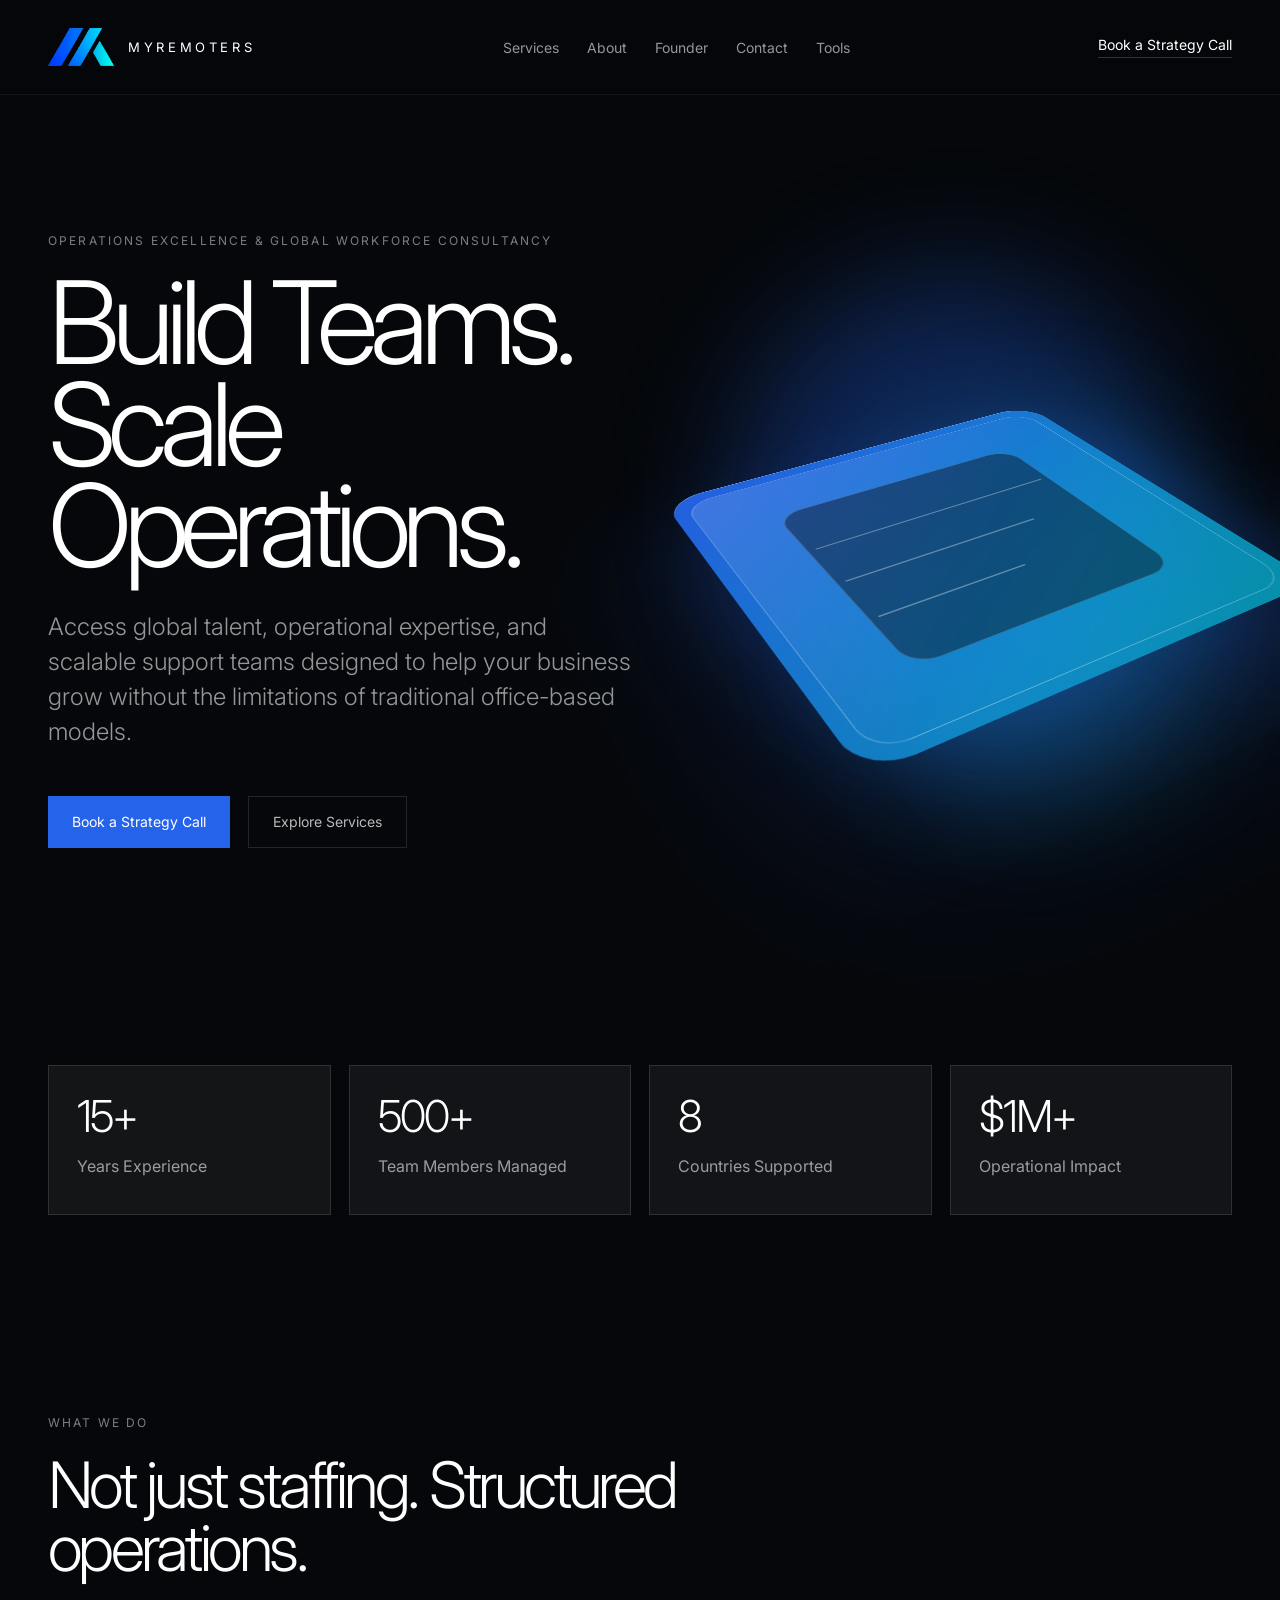
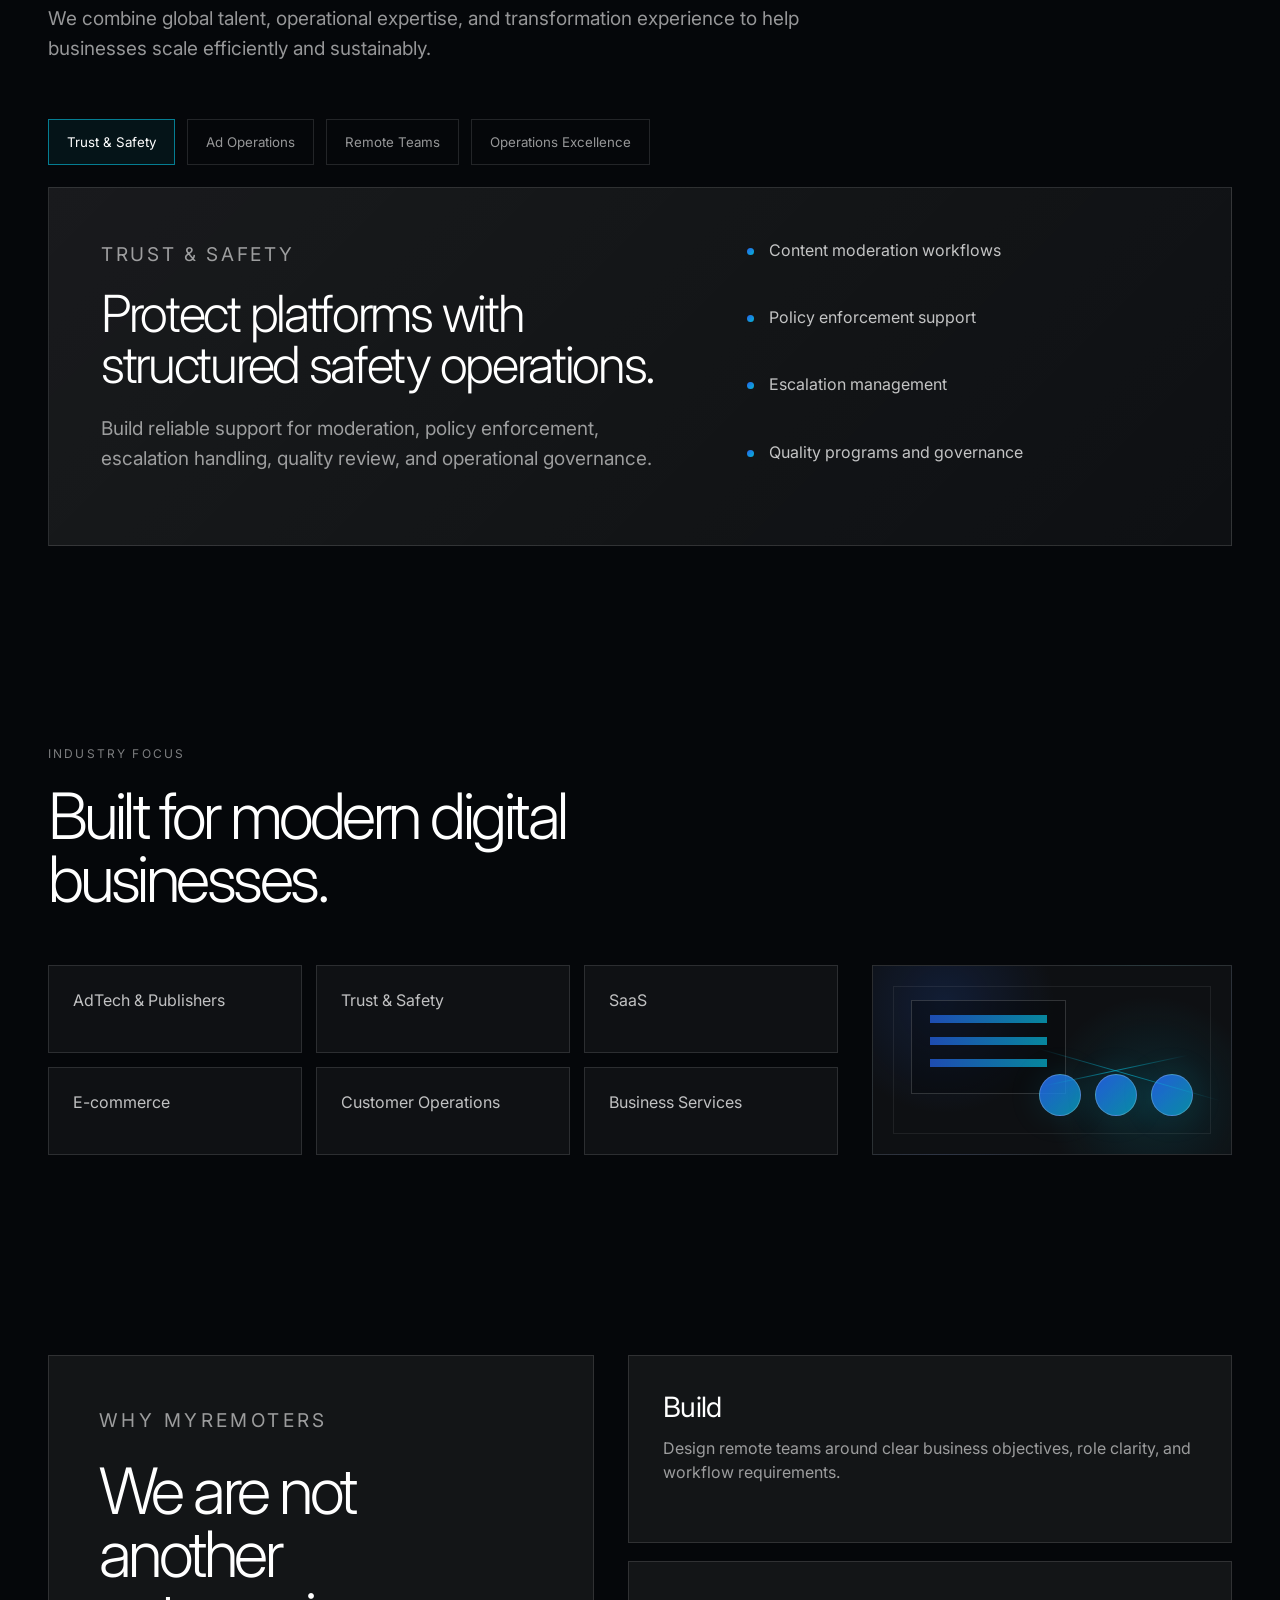
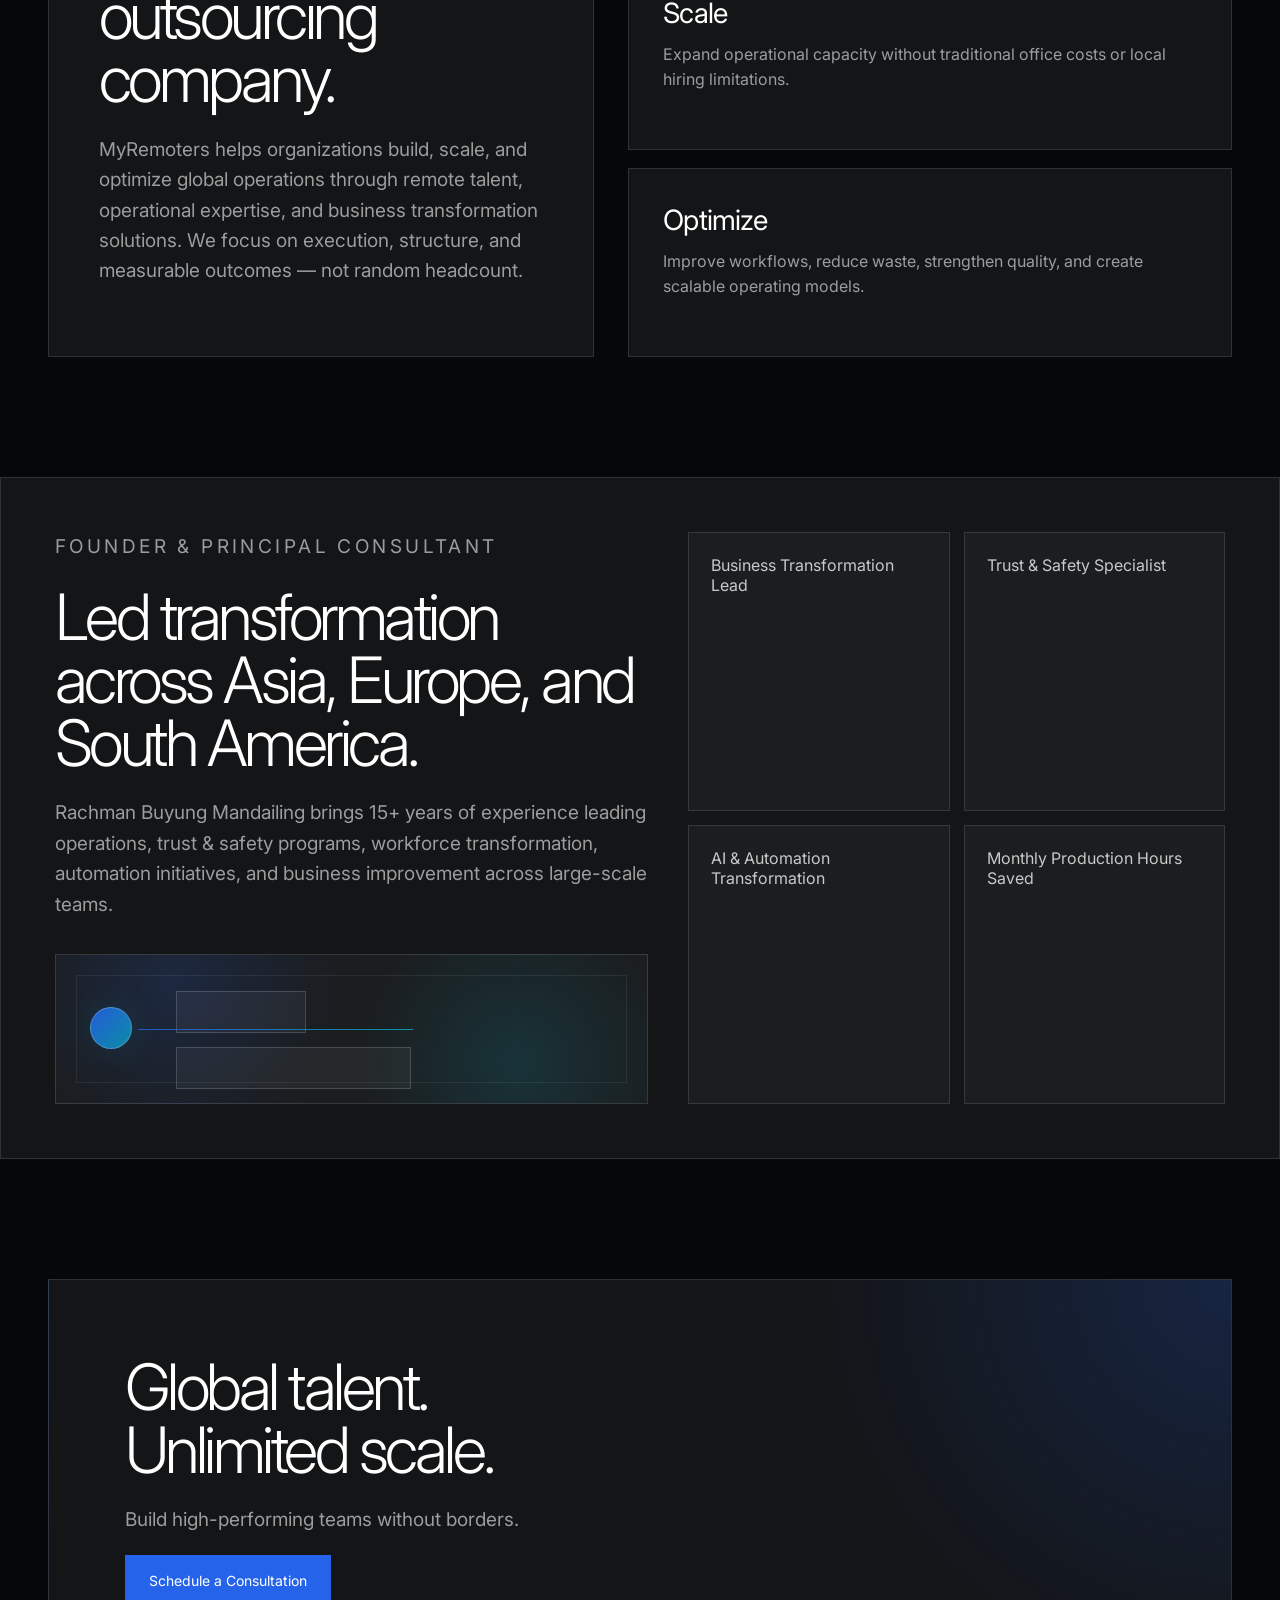
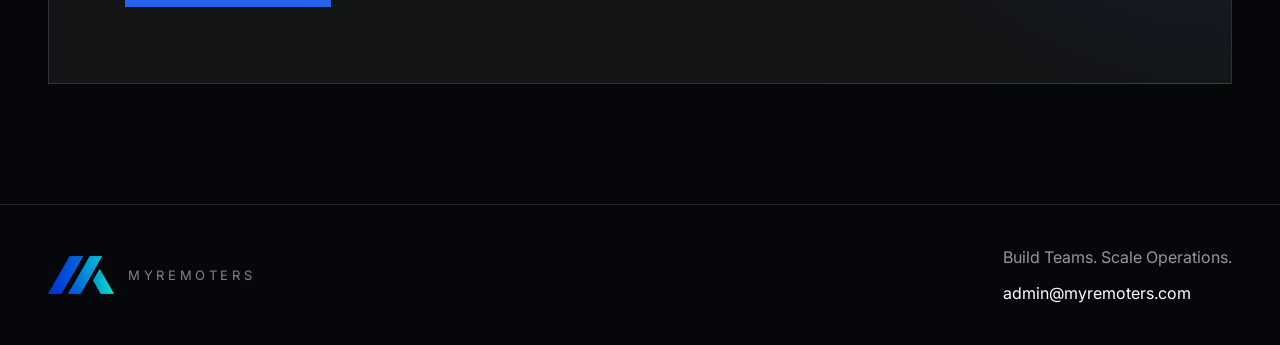
<file: index.html>
<!doctype html>
<html lang="en">
<head>
  <meta charset="UTF-8" />
  <meta name="viewport" content="width=device-width, initial-scale=1.0" />
  <title>MyRemoters — Build Teams. Scale Operations.</title>
  <meta name="description" content="MyRemoters helps companies build, scale, and optimize global operations through remote talent, operational expertise, and operations excellence." />
  <link rel="preconnect" href="https://fonts.googleapis.com">
  <link rel="preconnect" href="https://fonts.gstatic.com" crossorigin>
  <link href="https://fonts.googleapis.com/css2?family=Inter:wght@300;400;500;600;700&display=swap" rel="stylesheet">
  <link rel="stylesheet" href="styles.css" />
</head>
<body>
  <div class="noise"></div>

  <header class="nav">
    <a href="#home" class="brand" aria-label="MyRemoters home">
      <img class="brand-mark" src="assets/myremoters-logo.png" alt="MyRemoters logo" />
      <span>MYREMOTERS</span>
    </a>

    <nav class="nav-links">
      <a href="#services">Services</a>
      <a href="#about">About</a>
      <a href="#founder">Founder</a>
      <a href="#contact">Contact</a>
      <a href="/tools/">Tools</a>
    </nav>

    <a class="nav-cta" href="mailto:admin@myremoters.com?subject=Strategy%20Call%20Request">Book a Strategy Call</a>
  </header>

  <main>
    <section id="home" class="hero section-pad">
      <div class="hero-copy reveal">
        <p class="eyebrow">Operations Excellence & Global Workforce Consultancy</p>
        <h1>Build Teams.<br />Scale Operations.</h1>
        <p class="hero-sub">
          Access global talent, operational expertise, and scalable support teams designed to help your business grow without the limitations of traditional office-based models.
        </p>
        <div class="hero-actions">
          <a class="btn primary" href="mailto:admin@myremoters.com?subject=Strategy%20Call%20Request">Book a Strategy Call</a>
          <a class="btn ghost" href="#services">Explore Services</a>
        </div>
      </div>

      <div class="hero-visual reveal delay-1" aria-hidden="true">
        <div class="orb orb-one"></div>
        <div class="orb orb-two"></div>
        <div class="glass-object">
          <div class="glass-inner"></div>
          <div class="glass-line one"></div>
          <div class="glass-line two"></div>
          <div class="glass-line three"></div>
        </div>
      </div>
    </section>

    <section class="metrics section-pad compact">
      <div class="metric reveal">
        <strong>15+</strong>
        <span>Years Experience</span>
      </div>
      <div class="metric reveal delay-1">
        <strong>500+</strong>
        <span>Team Members Managed</span>
      </div>
      <div class="metric reveal delay-2">
        <strong>8</strong>
        <span>Countries Supported</span>
      </div>
      <div class="metric reveal delay-3">
        <strong>$1M+</strong>
        <span>Operational Impact</span>
      </div>
    </section>

    <section id="services" class="services section-pad">
      <div class="section-header reveal">
        <p class="eyebrow">What We Do</p>
        <h2>Not just staffing. Structured operations.</h2>
        <p>We combine global talent, operational expertise, and transformation experience to help businesses scale efficiently and sustainably.</p>
      </div>

      <div class="service-tabs reveal delay-1">
        <button class="service-tab active" data-service="trust">Trust & Safety</button>
        <button class="service-tab" data-service="adops">Ad Operations</button>
        <button class="service-tab" data-service="teams">Remote Teams</button>
        <button class="service-tab" data-service="excellence">Operations Excellence</button>
      </div>

      <div class="service-panel reveal delay-2">
        <div>
          <p class="panel-kicker" id="serviceKicker">Trust & Safety</p>
          <h3 id="serviceTitle">Protect platforms with structured safety operations.</h3>
          <p id="serviceDesc">Build reliable support for moderation, policy enforcement, escalation handling, quality review, and operational governance.</p>
        </div>
        <ul id="serviceList">
          <li>Content moderation workflows</li>
          <li>Policy enforcement support</li>
          <li>Escalation management</li>
          <li>Quality programs and governance</li>
        </ul>
      </div>
    </section>

    <section class="industries section-pad compact">
      <div class="section-header narrow reveal">
        <p class="eyebrow">Industry Focus</p>
        <h2>Built for modern digital businesses.</h2>
      </div>
      <div class="industry-layout reveal delay-1">
        <div class="industry-grid">
          <span>AdTech & Publishers</span>
          <span>Trust & Safety</span>
          <span>SaaS</span>
          <span>E-commerce</span>
          <span>Customer Operations</span>
          <span>Business Services</span>
        </div>

        <div class="light-tech-illustration" aria-hidden="true">
          <div class="tech-screen">
            <i></i><i></i><i></i>
          </div>
          <div class="tech-people">
            <span></span><span></span><span></span>
          </div>
          <div class="tech-line line-one"></div>
          <div class="tech-line line-two"></div>
        </div>
      </div>
    </section>

    <section id="about" class="about section-pad">
      <div class="about-card reveal">
        <p class="eyebrow">Why MyRemoters</p>
        <h2>We are not another outsourcing company.</h2>
        <p>
          MyRemoters helps organizations build, scale, and optimize global operations through remote talent, operational expertise, and business transformation solutions. We focus on execution, structure, and measurable outcomes — not random headcount.
        </p>
      </div>
      <div class="about-points reveal delay-1">
        <div>
          <h3>Build</h3>
          <p>Design remote teams around clear business objectives, role clarity, and workflow requirements.</p>
        </div>
        <div>
          <h3>Scale</h3>
          <p>Expand operational capacity without traditional office costs or local hiring limitations.</p>
        </div>
        <div>
          <h3>Optimize</h3>
          <p>Improve workflows, reduce waste, strengthen quality, and create scalable operating models.</p>
        </div>
      </div>
    </section>

    <section id="founder" class="founder section-pad compact">
      <div class="founder-copy reveal">
        <p class="eyebrow">Founder & Principal Consultant</p>
        <h2>Led transformation across Asia, Europe, and South America.</h2>
        <p>
          Rachman Buyung Mandailing brings 15+ years of experience leading operations, trust & safety programs, workforce transformation, automation initiatives, and business improvement across large-scale teams.
        </p>

        <div class="founder-tech-illustration" aria-hidden="true">
          <div class="founder-avatar"></div>
          <div class="founder-data short"></div>
          <div class="founder-data long"></div>
          <div class="founder-signal"></div>
        </div>
      </div>
      <div class="founder-highlights reveal delay-1">
        <span>Business Transformation Lead</span>
        <span>Trust & Safety Specialist</span>
        <span>AI & Automation Transformation</span>
        <span>Monthly Production Hours Saved</span>
      </div>
    </section>

    <section class="final-cta section-pad">
      <div class="cta-card reveal">
        <h2>Global talent.<br />Unlimited scale.</h2>
        <p>Build high-performing teams without borders.</p>
        <a class="btn primary" href="mailto:admin@myremoters.com?subject=Strategy%20Call%20Request">Schedule a Consultation</a>
      </div>
    </section>
  </main>

  <footer id="contact" class="footer">
    <div class="brand footer-brand">
      <img class="brand-mark" src="assets/myremoters-logo.png" alt="MyRemoters logo" />
      <span>MYREMOTERS</span>
    </div>
    <div>
      <p>Build Teams. Scale Operations.</p>
      <a href="mailto:admin@myremoters.com">admin@myremoters.com</a>
    </div>
  </footer>

  <script src="script.js"></script>
<script src="https://identity.netlify.com/v1/netlify-identity-widget.js"></script>
<script>
  if (window.netlifyIdentity) {
    window.netlifyIdentity.on("init", user => {
      if (!user) {
        window.netlifyIdentity.on("login", () => {
          document.location.href = "/admin/";
        });
      }
    });
  }
</script>
  <script src="https://identity.netlify.com/v1/netlify-identity-widget.js"></script>
<script>
  if (window.netlifyIdentity) {
    window.netlifyIdentity.on("init", user => {
      if (!user) {
        window.netlifyIdentity.on("login", () => {
          document.location.href = "/admin/";
        });
      }
    });
  }
</script>
</body>
</html>
</file>
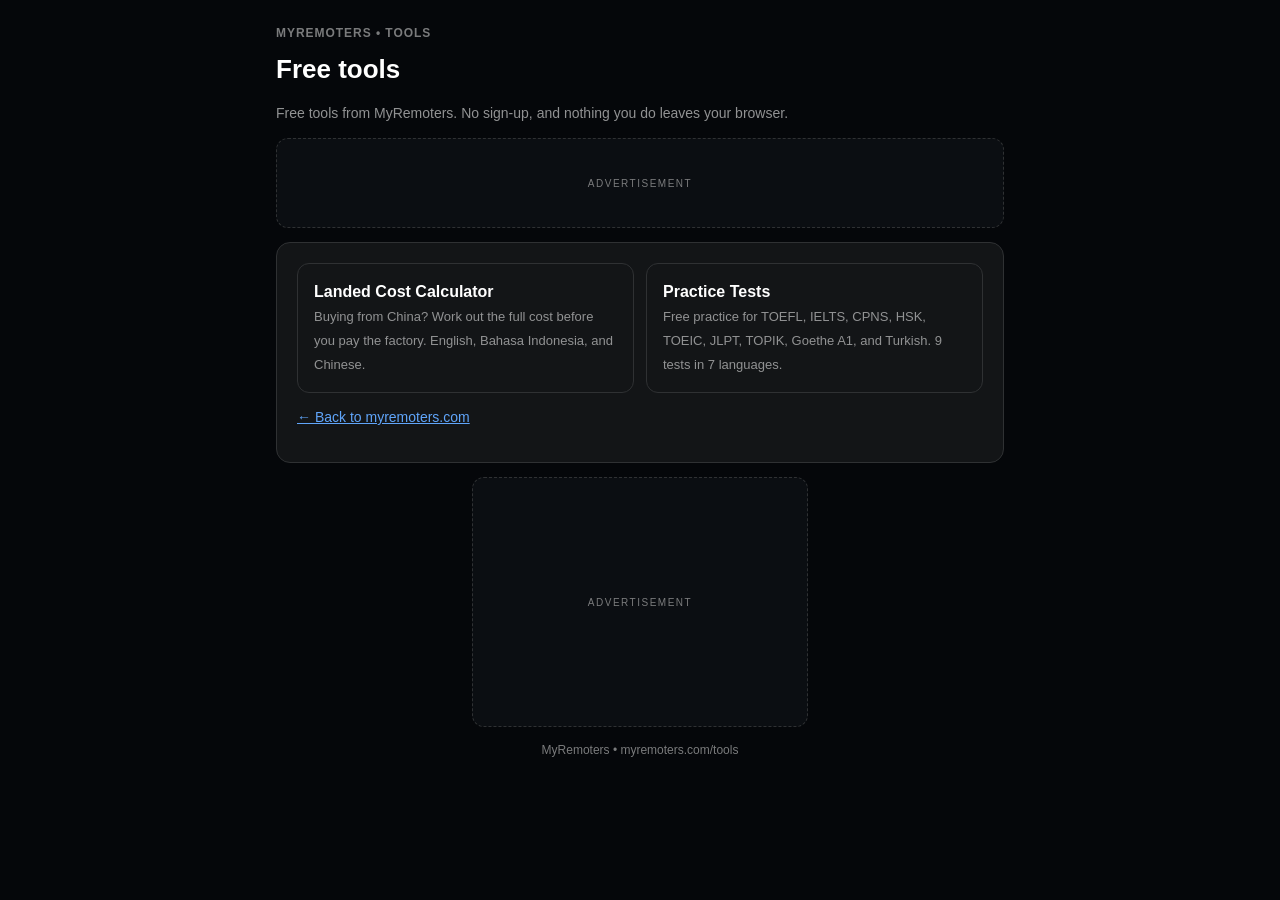
<file: tools/index.html>
<!DOCTYPE html>
<html lang="en"><head><meta charset="UTF-8"><meta name="viewport" content="width=device-width, initial-scale=1.0">
<title>Free Tools | MyRemoters</title>
<style>*{box-sizing:border-box}:root{color-scheme:dark}body{font-family:-apple-system,BlinkMacSystemFont,"Segoe UI",Roboto,Arial,sans-serif;margin:0;background:#05070A;color:#919293;line-height:1.5}.wrap{max-width:760px;margin:0 auto;padding:24px 16px 48px}.card{background:#131517;border:1px solid #2F3133;border-radius:14px;padding:20px;margin:14px 0}h1{font-size:26px;margin:8px 0 4px;color:#fff}.sub{color:#919293;font-size:14px}.testgrid{display:grid;grid-template-columns:1fr 1fr;gap:12px}.test{border:1px solid #2F3133;border-radius:12px;padding:16px;cursor:pointer;background:#131517;text-decoration:none;display:block}.test:hover{border-color:#2563EB}.test b{display:block;font-size:16px;color:#fff}.test span{font-size:13px;color:#919293}.brand{font-size:12px;letter-spacing:.08em;text-transform:uppercase;color:#7A7B7C;font-weight:700}.hidden{display:none}
@keyframes fadeUp{from{opacity:0;transform:translateY(12px)}to{opacity:1;transform:translateY(0)}}
@keyframes fadeIn{from{opacity:0}to{opacity:1}}
.wrap{animation:fadeIn .4s ease both}
.card{animation:fadeUp .5s ease both}
.adslot{border:1px dashed #2F3133;border-radius:12px;background:#0B0E12;min-height:90px;display:flex;align-items:center;justify-content:center;margin:14px 0}
.adslot .ad-label{font-size:10px;letter-spacing:.15em;text-transform:uppercase;color:#7A7B7C}
.ad-rect{min-height:250px;max-width:336px;margin-left:auto;margin-right:auto}
@media(max-width:480px){.adslot{min-height:100px}}
@media(prefers-reduced-motion:reduce){*{animation:none!important;transition:none!important}}
.test{transition:transform .15s ease,border-color .15s ease,box-shadow .15s ease;animation:fadeUp .5s ease both}
.test:hover{transform:translateY(-3px);border-color:#2563EB;box-shadow:0 8px 24px rgba(0,0,0,.35)}
.test:nth-child(2){animation-delay:.05s}</style></head>
<body><div class="wrap">
<div class="brand">MyRemoters • Tools</div>
<h1>Free tools</h1>
<p class="sub">Free tools from MyRemoters. No sign-up, and nothing you do leaves your browser.</p>

<!-- Google AdSense: paste your ad code inside this box -->
<div class="adslot"><span class="ad-label">Advertisement</span></div>

<div class="card">
<div class="testgrid">
<a class="test" href="/tools/landed-cost/"><b>Landed Cost Calculator</b><span>Buying from China? Work out the full cost before you pay the factory. English, Bahasa Indonesia, and Chinese.</span></a>
<a class="test" href="/tools/practice-tests/"><b>Practice Tests</b><span>Free practice for TOEFL, IELTS, CPNS, HSK, TOEIC, JLPT, TOPIK, Goethe A1, and Turkish. 9 tests in 7 languages.</span></a>
</div>
<p class="sub" style="margin-top:14px"><a href="/" style="color:#60a5fa">← Back to myremoters.com</a></p>
</div>

<!-- Google AdSense: paste your ad code inside this box -->
<div class="adslot ad-rect"><span class="ad-label">Advertisement</span></div>

<p style="text-align:center;font-size:12px;color:#7A7B7C">MyRemoters • myremoters.com/tools</p>
</div>
</body></html>
</file>
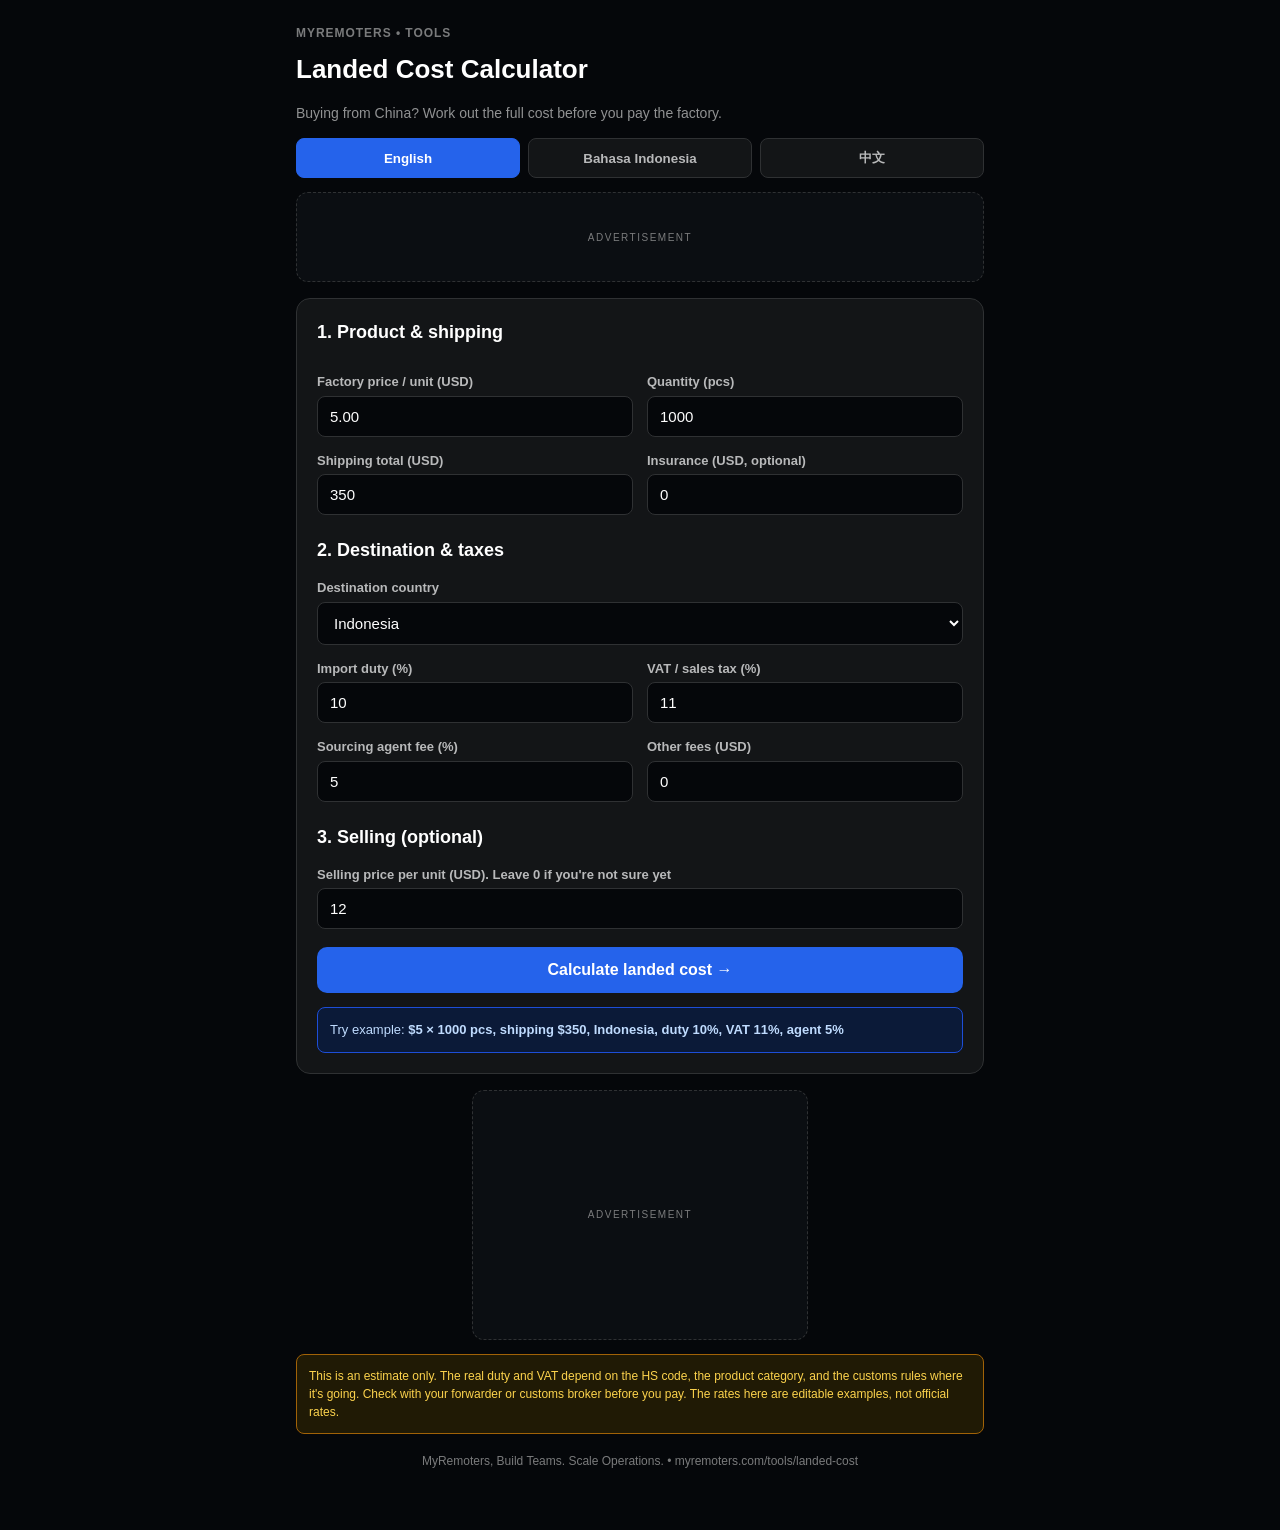
<file: tools/landed-cost/index.html>
<!DOCTYPE html>
<html lang="en">
<head>
<meta charset="UTF-8">
<meta name="viewport" content="width=device-width, initial-scale=1.0">
<title>Landed Cost Calculator: Import from China | MyRemoters</title>
<style>*{box-sizing:border-box}:root{color-scheme:dark}body{font-family:-apple-system,BlinkMacSystemFont,"Segoe UI",Roboto,Arial,sans-serif;margin:0;background:#05070A;color:#919293;line-height:1.5}.wrap{max-width:720px;margin:0 auto;padding:24px 16px 48px}.card{background:#131517;border:1px solid #2F3133;border-radius:14px;padding:20px;margin:16px 0}h1{font-size:26px;margin:8px 0 4px;color:#fff}h2{font-size:18px;margin:0 0 12px;color:#fff}.sub{color:#919293;font-size:14px}.lang{display:flex;gap:8px;margin:12px 0}.lang button{flex:1;padding:10px;border:1px solid #2F3133;background:#131517;color:#B8B9BA;border-radius:8px;cursor:pointer;font-weight:600}.lang button.on{background:#2563EB;color:#fff;border-color:#2563EB}label{display:block;font-size:13px;font-weight:600;margin:14px 0 4px;color:#B8B9BA}input,select{width:100%;padding:11px 12px;border:1px solid #2F3133;border-radius:8px;font-size:15px;background:#05070A;color:#fff}.grid{display:grid;grid-template-columns:1fr 1fr;gap:0 14px}.btn{width:100%;padding:14px;background:#2563EB;color:#fff;border:0;border-radius:10px;font-size:16px;font-weight:700;cursor:pointer;margin-top:18px}.result{display:none}.row{display:flex;justify-content:space-between;padding:9px 0;border-bottom:1px solid #2F3133}.row b{font-variant-numeric:tabular-nums;color:#fff}.total{font-size:18px;font-weight:800}.profit{font-size:16px}.row b.good{color:#4ade80}.row b.bad{color:#f87171}.note{font-size:12px;color:#fcd34d;background:#201a05;border:1px solid #a16207;border-radius:8px;padding:12px;margin-top:14px}.example{font-size:13px;background:#0B1A38;border:1px solid #1d4ed8;border-radius:8px;padding:12px;cursor:pointer;color:#bfdbfe}.small{font-size:12px;color:#7A7B7C}.brand{font-size:12px;letter-spacing:.08em;text-transform:uppercase;color:#7A7B7C;font-weight:700}@keyframes fadeUp{from{opacity:0;transform:translateY(12px)}to{opacity:1;transform:translateY(0)}}
@keyframes fadeIn{from{opacity:0}to{opacity:1}}
@keyframes pop{0%{transform:scale(.96);opacity:0}100%{transform:scale(1);opacity:1}}
.wrap{animation:fadeIn .4s ease both}
.card{animation:fadeUp .5s ease both}
.btn{transition:transform .15s ease,filter .15s ease}
.btn:hover{transform:translateY(-1px);filter:brightness(1.12)}
.btn:active{transform:translateY(0) scale(.98)}
.adslot{border:1px dashed #2F3133;border-radius:12px;background:#0B0E12;min-height:90px;display:flex;align-items:center;justify-content:center;margin:14px 0}
.adslot .ad-label{font-size:10px;letter-spacing:.15em;text-transform:uppercase;color:#7A7B7C}
.ad-rect{min-height:250px;max-width:336px;margin-left:auto;margin-right:auto}
@media(max-width:480px){.adslot{min-height:100px}}
@media(prefers-reduced-motion:reduce){*{animation:none!important;transition:none!important}}
.result{animation:pop .35s ease both}
input,select{transition:border-color .15s ease,box-shadow .15s ease}
input:focus,select:focus{border-color:#2563EB;box-shadow:0 0 0 3px rgba(37,99,235,.25);outline:none}
.example{transition:transform .15s ease,border-color .15s ease}
.example:hover{transform:translateY(-2px);border-color:#2563EB}</style>
</head>
<body>
<div class="wrap">
<div class="brand">MyRemoters • Tools</div>
<h1 data-i18n="title">Landed Cost Calculator</h1>
<p class="sub" data-i18n="subtitle">Buying from China? Work out the full cost before you pay the factory.</p>

<div class="lang">
<button type="button" class="on" onclick="setLang('en',this)">English</button>
<button type="button" onclick="setLang('id',this)">Bahasa Indonesia</button>
<button type="button" onclick="setLang('zh',this)">中文</button>
</div>

<!-- Google AdSense: paste your ad code inside this box -->
<div class="adslot"><span class="ad-label">Advertisement</span></div>
<div class="card">
<h2 data-i18n="h1">1. Product &amp; shipping</h2>
<div class="grid">
<div><label data-i18n="l_price">Factory price / unit (USD)</label><input id="price" type="number" min="0" step="0.01" value="5.00"></div>
<div><label data-i18n="l_qty">Quantity (pcs)</label><input id="qty" type="number" min="1" step="1" value="1000"></div>
<div><label data-i18n="l_ship">Shipping total (USD)</label><input id="ship" type="number" min="0" step="0.01" value="350"></div>
<div><label data-i18n="l_ins">Insurance (USD, optional)</label><input id="ins" type="number" min="0" step="0.01" value="0"></div>
</div>

<h2 style="margin-top:22px" data-i18n="h2">2. Destination &amp; taxes</h2>
<label data-i18n="l_dest">Destination country</label>
<select id="dest" onchange="applyPreset()">
<option value="ID">Indonesia</option>
<option value="US">United States</option>
<option value="EU">European Union</option>
<option value="UK">United Kingdom</option>
<option value="SG">Singapore</option>
<option value="MY">Malaysia</option>
<option value="OTHER">Other / custom</option>
</select>
<div class="grid">
<div><label data-i18n="l_duty">Import duty (%)</label><input id="duty" type="number" min="0" step="0.1" value="10"></div>
<div><label data-i18n="l_vat">VAT / sales tax (%)</label><input id="vat" type="number" min="0" step="0.1" value="11"></div>
<div><label data-i18n="l_agent">Sourcing agent fee (%)</label><input id="agent" type="number" min="0" step="0.1" value="5"></div>
<div><label data-i18n="l_other">Other fees (USD)</label><input id="other" type="number" min="0" step="0.01" value="0"></div>
</div>

<h2 style="margin-top:22px" data-i18n="h3">3. Selling (optional)</h2>
<label data-i18n="l_sell">Selling price per unit (USD). Leave 0 if you're not sure yet</label>
<input id="sell" type="number" min="0" step="0.01" value="12">
<button class="btn" onclick="calc()" data-i18n="btn">Calculate landed cost →</button>

<div class="example" onclick="loadExample()" style="margin-top:14px"><span data-i18n="ex">Try example:</span> <b>$5 × 1000 pcs, shipping $350, Indonesia, duty 10%, VAT 11%, agent 5%</b></div>
</div>

<div class="card result" id="result">
<h2 data-i18n="r_title">Your result</h2>
<div class="row"><span data-i18n="r_goods">Goods value</span><b id="o_goods">$0</b></div>
<div class="row"><span data-i18n="r_duty">Import duty</span><b id="o_duty">$0</b></div>
<div class="row"><span data-i18n="r_vat">VAT / tax</span><b id="o_vat">$0</b></div>
<div class="row"><span data-i18n="r_ship">Shipping + insurance</span><b id="o_ship">$0</b></div>
<div class="row"><span data-i18n="r_agent">Agent fee</span><b id="o_agent">$0</b></div>
<div class="row"><span data-i18n="r_other">Other fees</span><b id="o_other">$0</b></div>
<div class="row total"><span data-i18n="r_total">Total landed cost</span><b id="o_total">$0</b></div>
<div class="row"><span data-i18n="r_unit">Landed cost / unit</span><b id="o_unit">$0</b></div>
<div id="profitBox" style="display:none">
<div class="row profit"><span data-i18n="r_rev">Revenue</span><b id="o_rev">$0</b></div>
<div class="row profit"><span data-i18n="r_profit">Gross profit</span><b id="o_profit" class="good">$0</b></div>
<div class="row profit"><span data-i18n="r_margin">Margin</span><b id="o_margin">$0</b></div>
</div>
<p class="small" data-i18n="r_formula">How it works, simplified: VAT is charged on goods + duty + shipping. Duty is charged on the goods value. Check your HS code for the exact duty rate.</p>
</div>

<!-- Google AdSense: paste your ad code inside this box -->
<div class="adslot ad-rect"><span class="ad-label">Advertisement</span></div>
<div class="note" data-i18n="disclaimer">This is an estimate only. The real duty and VAT depend on the HS code, the product category, and the customs rules where it's going. Check with your forwarder or customs broker before you pay. The rates here are editable examples, not official rates.</div>
<p class="small" style="text-align:center;margin-top:18px">MyRemoters, Build Teams. Scale Operations. • myremoters.com/tools/landed-cost</p>
</div>

<script>
const T={
en:{title:"Landed Cost Calculator",subtitle:"Buying from China? Work out the full cost before you pay the factory.",h1:"1. Product and shipping",h2:"2. Destination and taxes",h3:"3. Selling (optional)",l_price:"Factory price per unit (USD)",l_qty:"Quantity (pcs)",l_ship:"Shipping total (USD)",l_ins:"Insurance (USD, optional)",l_dest:"Destination country",l_duty:"Import duty (%)",l_vat:"VAT / sales tax (%)",l_agent:"Sourcing agent fee (%)",l_other:"Other fees (USD)",l_sell:"Selling price per unit (USD). Leave 0 if you're not sure yet",btn:"Calculate landed cost",ex:"Try an example:",r_title:"Your result",r_goods:"Goods value",r_duty:"Import duty",r_vat:"VAT / tax",r_ship:"Shipping + insurance",r_agent:"Agent fee",r_other:"Other fees",r_total:"Total landed cost",r_unit:"Landed cost per unit",r_rev:"Revenue",r_profit:"Gross profit",r_margin:"Margin",r_formula:"How it works, simplified: VAT is charged on goods + duty + shipping. Duty is charged on the goods value. Check your HS code for the exact duty rate.",disclaimer:"This is an estimate only. The real duty and VAT depend on the HS code, the product category, and the customs rules where it's going. Check with your forwarder or customs broker before you pay. The rates here are editable examples, not official rates."},
id:{title:"Kalkulator Landed Cost",subtitle:"Mau impor dari China? Hitung dulu total biayanya sebelum bayar pabrik.",h1:"1. Produk dan pengiriman",h2:"2. Negara tujuan dan pajak",h3:"3. Harga jual (opsional)",l_price:"Harga pabrik per pcs (USD)",l_qty:"Jumlah (pcs)",l_ship:"Total ongkir (USD)",l_ins:"Asuransi (USD, opsional)",l_dest:"Negara tujuan",l_duty:"Bea masuk (%)",l_vat:"PPN / pajak (%)",l_agent:"Fee sourcing agent (%)",l_other:"Biaya lain (USD)",l_sell:"Harga jual per pcs (USD). Kosongkan kalau belum tahu",btn:"Hitung landed cost",ex:"Coba contoh:",r_title:"Hasil kamu",r_goods:"Nilai barang",r_duty:"Bea masuk",r_vat:"PPN / pajak",r_ship:"Ongkir + asuransi",r_agent:"Fee agent",r_other:"Biaya lain",r_total:"Total landed cost",r_unit:"Landed cost per pcs",r_rev:"Omzet",r_profit:"Laba kotor",r_margin:"Margin",r_formula:"Cara hitungnya, versi sederhana: PPN dihitung dari nilai barang + bea masuk + ongkir. Bea masuk dihitung dari nilai barang. Cek kode HS buat tarif bea yang tepat.",disclaimer:"Ini cuma estimasi. Bea masuk dan PPN aslinya tergantung kode HS, kategori produk, dan aturan bea cukai di negara tujuan. Konfirmasi dulu ke forwarder atau broker bea cukai sebelum bayar. Tarif di sini contoh yang bisa diubah, bukan tarif resmi."},
zh:{title:"到岸成本计算器",subtitle:"要从中国进口？先算清总成本，再付钱给工厂。",h1:"1. 产品与运费",h2:"2. 目的国与税费",h3:"3. 售价（可选）",l_price:"工厂单价（美元）",l_qty:"数量（件）",l_ship:"运费总计（美元）",l_ins:"保险（美元，可选）",l_dest:"目的国",l_duty:"进口关税（%）",l_vat:"增值税 / 销售税（%）",l_agent:"采购代理费（%）",l_other:"其他费用（美元）",l_sell:"销售单价（美元）。不确定请留 0",btn:"计算到岸成本",ex:"试试示例：",r_title:"你的结果",r_goods:"货值",r_duty:"进口关税",r_vat:"增值税 / 税费",r_ship:"运费 + 保险",r_agent:"代理费",r_other:"其他费用",r_total:"到岸总成本",r_unit:"单位到岸成本",r_rev:"收入",r_profit:"毛利",r_margin:"利润率",r_formula:"计算方法（简化）：增值税按货值 + 关税 + 运费计算。关税按货值计算。请按 HS 编码确认准确税率。",disclaimer:"这只是一个估算。实际关税和增值税取决于 HS 编码、产品类别和目的国的海关规定。付款前请先与货代或报关行确认。这里的税率是可编辑的示例，不是官方税率。"}
};
let lang='en';
function setLang(l,btn){lang=l;document.querySelectorAll('.lang button').forEach(b=>b.classList.remove('on'));btn.classList.add('on');document.querySelectorAll('[data-i18n]').forEach(el=>{const k=el.getAttribute('data-i18n');if(T[l][k]) el.textContent=T[l][k];});}
const presets={ID:{duty:10,vat:11},US:{duty:7.5,vat:0},EU:{duty:5,vat:20},UK:{duty:5,vat:20},SG:{duty:0,vat:9},MY:{duty:5,vat:8},OTHER:{duty:10,vat:10}};
function applyPreset(){const p=presets[document.getElementById('dest').value];if(p){document.getElementById('duty').value=p.duty;document.getElementById('vat').value=p.vat;}}
function fmt(n){return '$'+n.toLocaleString('en-US',{minimumFractionDigits:2,maximumFractionDigits:2});}
function calc(){
const price=+document.getElementById('price').value||0, qty=+document.getElementById('qty').value||0, ship=+document.getElementById('ship').value||0, ins=+document.getElementById('ins').value||0, dutyP=+document.getElementById('duty').value||0, vatP=+document.getElementById('vat').value||0, agentP=+document.getElementById('agent').value||0, other=+document.getElementById('other').value||0, sell=+document.getElementById('sell').value||0;
const goods=price*qty, duty=goods*dutyP/100, vat=(goods+duty+ship)*vatP/100, agent=goods*agentP/100, total=goods+duty+vat+ship+ins+agent+other, unit=qty?total/qty:0;
document.getElementById('o_goods').textContent=fmt(goods);
document.getElementById('o_duty').textContent=fmt(duty);
document.getElementById('o_vat').textContent=fmt(vat);
document.getElementById('o_ship').textContent=fmt(ship+ins);
document.getElementById('o_agent').textContent=fmt(agent);
document.getElementById('o_other').textContent=fmt(other);
document.getElementById('o_total').textContent=fmt(total);
document.getElementById('o_unit').textContent=fmt(unit);
const pb=document.getElementById('profitBox');
if(sell>0 && qty>0){const rev=sell*qty, profit=rev-total, margin=rev?profit/rev*100:0; pb.style.display='block'; document.getElementById('o_rev').textContent=fmt(rev); const pe=document.getElementById('o_profit'); pe.textContent=(profit<0?'-':'')+fmt(Math.abs(profit)); pe.className=profit>=0?'good':'bad'; document.getElementById('o_margin').textContent=margin.toFixed(1)+'%';} else {pb.style.display='none';}
document.getElementById('result').style.display='block';
document.getElementById('result').scrollIntoView({behavior:'smooth'});
}
function loadExample(){document.getElementById('price').value=5;document.getElementById('qty').value=1000;document.getElementById('ship').value=350;document.getElementById('ins').value=0;document.getElementById('dest').value='ID';applyPreset();document.getElementById('agent').value=5;document.getElementById('other').value=0;document.getElementById('sell').value=12;calc();}
</script>
</body>
</html>
</file>
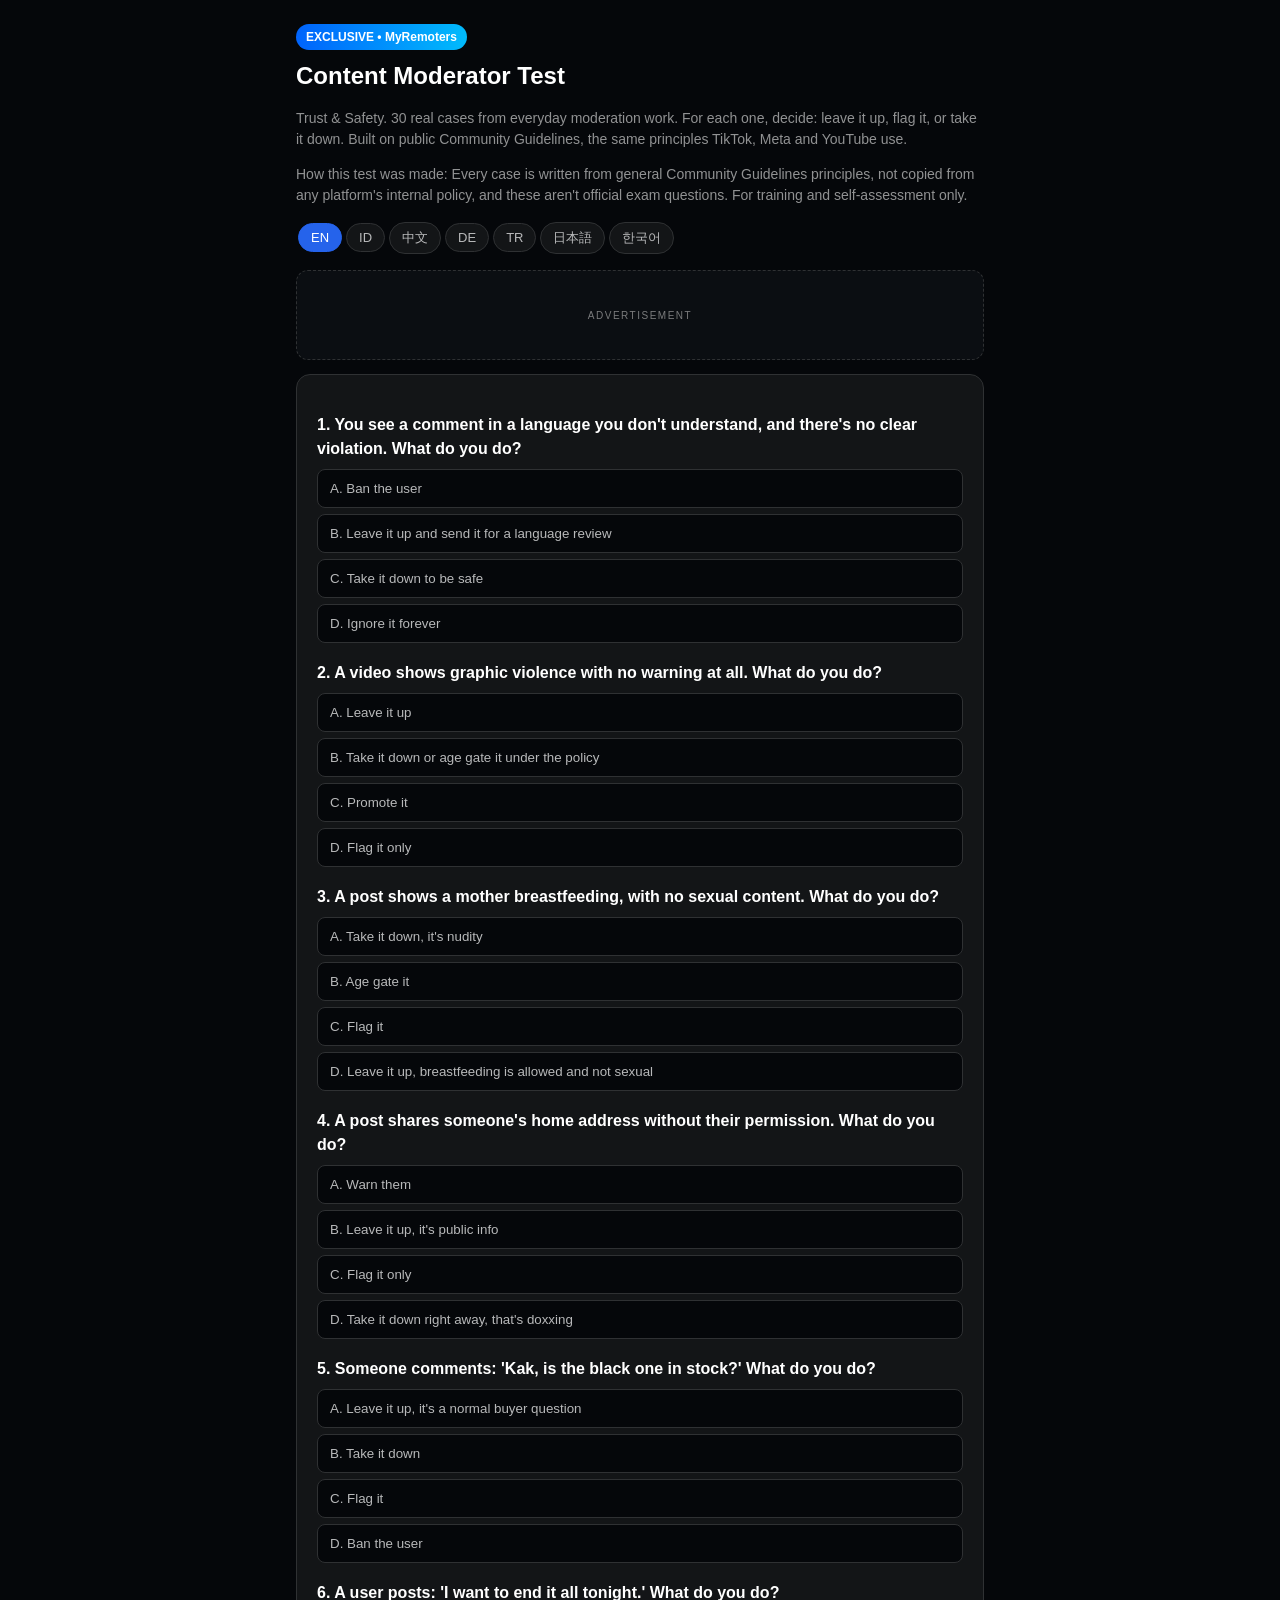
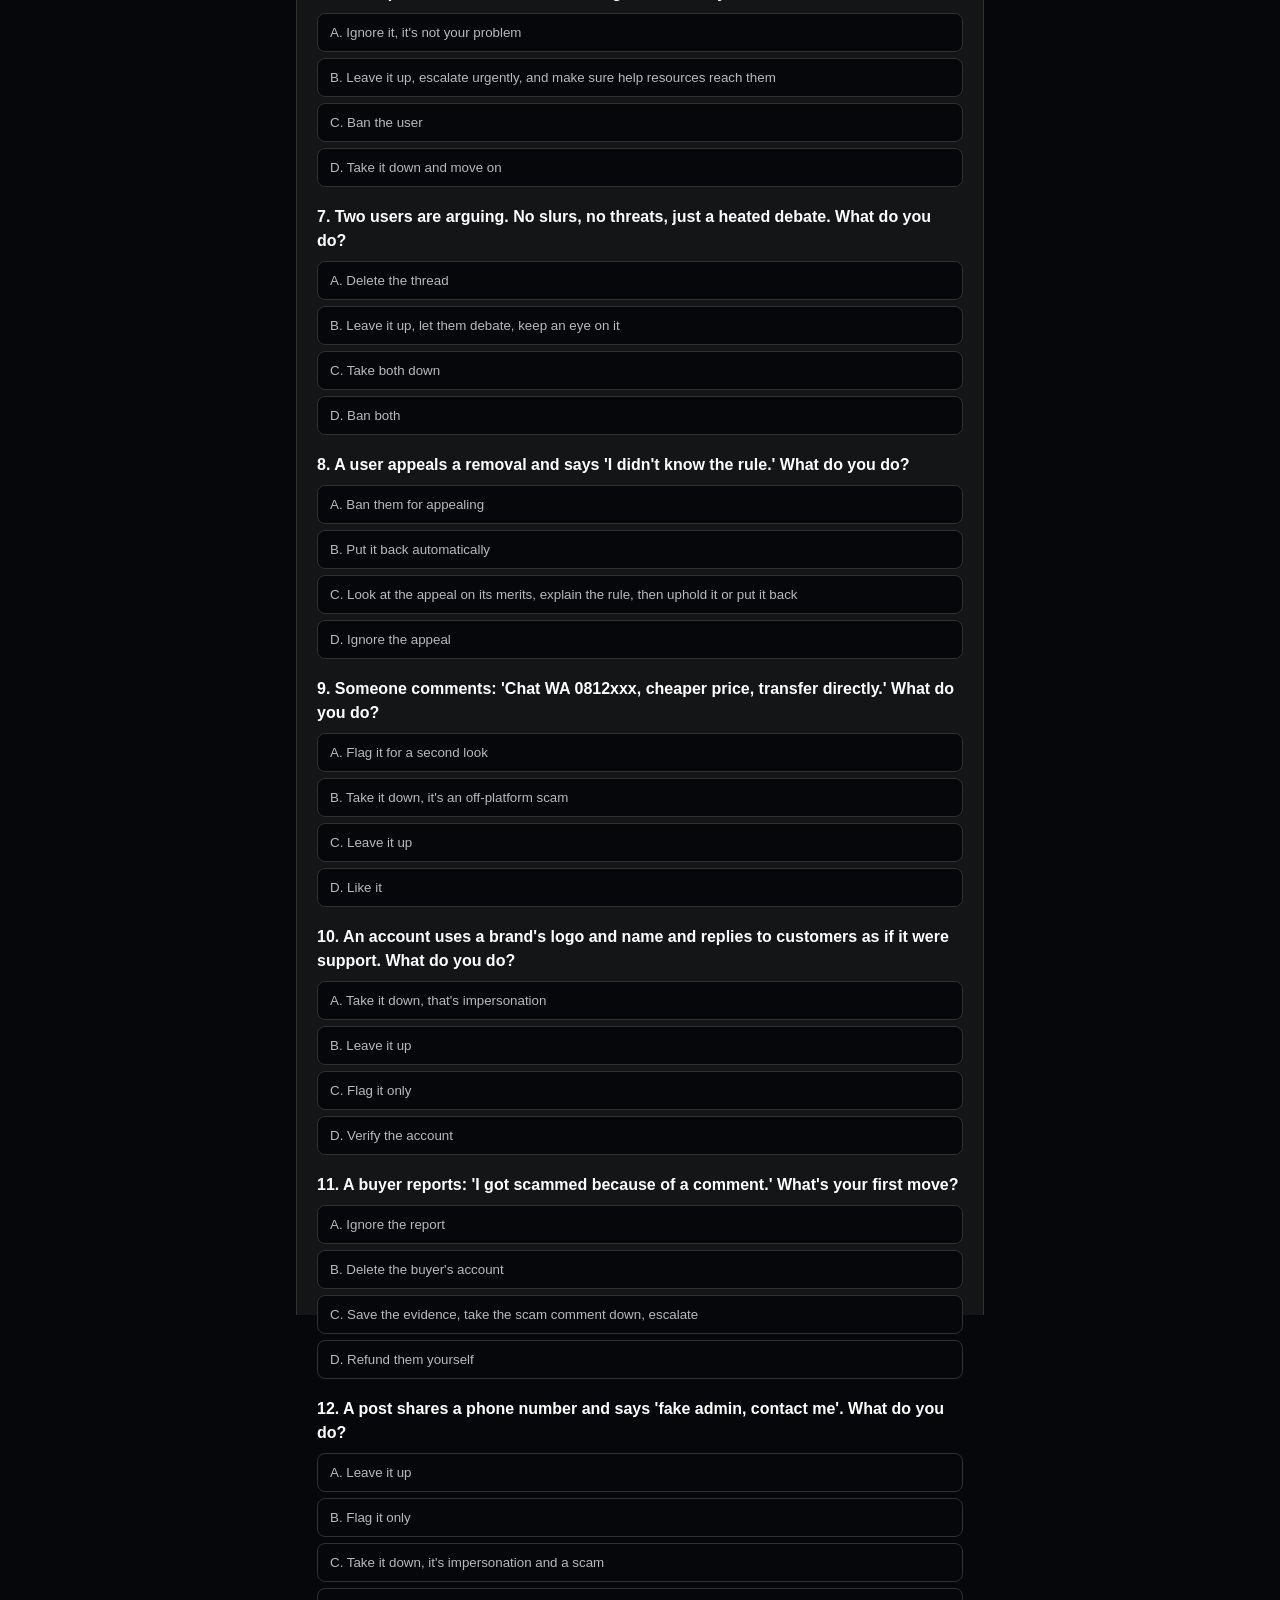
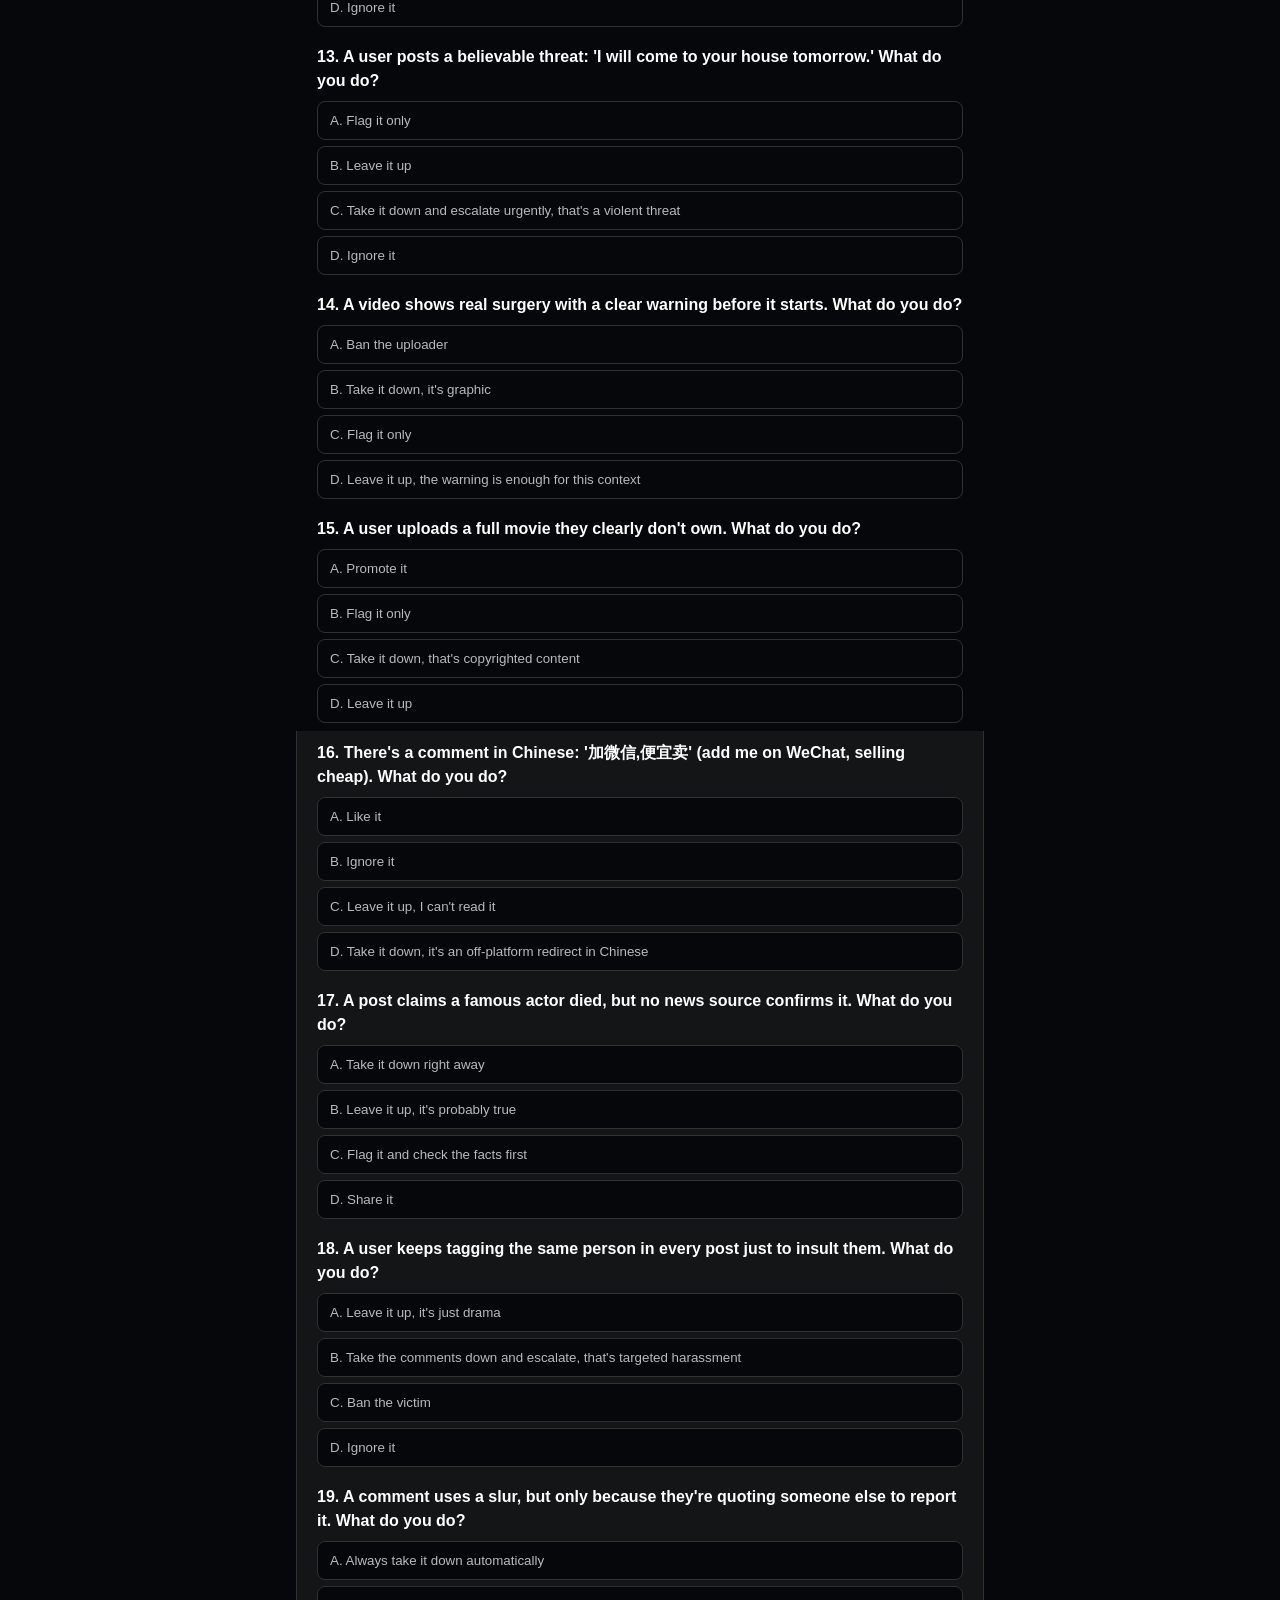
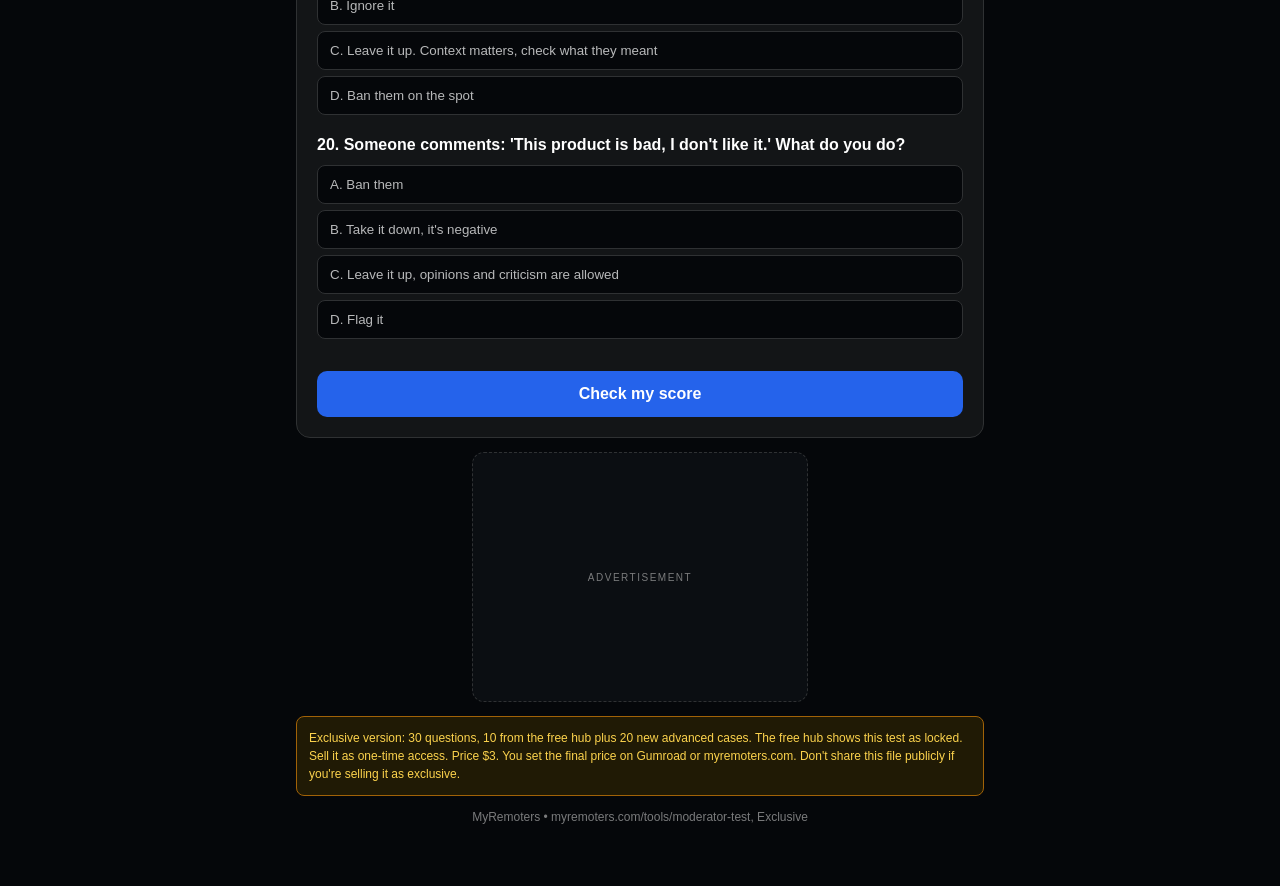
<file: tools/moderator-test/index.html>
<!DOCTYPE html>
<html lang="en"><head><meta charset="UTF-8"><meta name="viewport" content="width=device-width, initial-scale=1.0">
<title>Content Moderator Test: Exclusive | MyRemoters</title>
<style>*{box-sizing:border-box}:root{color-scheme:dark}body{font-family:-apple-system,BlinkMacSystemFont,"Segoe UI",Roboto,Arial,sans-serif;margin:0;background:#05070A;color:#919293;line-height:1.5}.wrap{max-width:720px;margin:0 auto;padding:24px 16px 48px}.card{background:#131517;border:1px solid #2F3133;border-radius:14px;padding:20px;margin:14px 0}h1{font-size:24px;margin:8px 0 4px;color:#fff}.sub{color:#919293;font-size:14px}.badge{display:inline-block;background:linear-gradient(90deg,#0063FC,#01BBFC);color:#fff;padding:4px 10px;border-radius:999px;font-size:12px;font-weight:700}.q{margin:18px 0}.q b{display:block;margin-bottom:8px;color:#fff}.opt{display:block;width:100%;text-align:left;padding:11px 12px;margin:6px 0;border:1px solid #2F3133;border-radius:8px;background:#05070A;color:#B8B9BA;cursor:pointer}.opt.sel{background:#2563EB;color:#fff;border-color:#2563EB}.opt.correct{background:#14532d;border-color:#22c55e;color:#bbf7d0}.opt.wrong{background:#450a0a;border-color:#ef4444;color:#fecaca}.btn{width:100%;padding:14px;background:#2563EB;color:#fff;border:0;border-radius:10px;font-size:16px;font-weight:700;cursor:pointer;margin-top:14px}.score{font-size:22px;font-weight:800;text-align:center;color:#fff}.exp{font-size:13px;color:#B8B9BA;background:#0B1A38;border-left:3px solid #2563EB;padding:8px 10px;margin:6px 0;display:none}.note{font-size:12px;color:#fcd34d;background:#201a05;border:1px solid #a16207;border-radius:8px;padding:12px}.langbar{margin:10px 0 4px}.lang{padding:6px 12px;margin:2px;border:1px solid #2F3133;border-radius:999px;background:#131517;color:#B8B9BA;cursor:pointer;font-size:13px}.lang.on{background:#2563EB;color:#fff;border-color:#2563EB}@keyframes fadeUp{from{opacity:0;transform:translateY(12px)}to{opacity:1;transform:translateY(0)}}
@keyframes fadeIn{from{opacity:0}to{opacity:1}}
@keyframes pop{0%{transform:scale(.96);opacity:0}100%{transform:scale(1);opacity:1}}
.wrap{animation:fadeIn .4s ease both}
.card{animation:fadeUp .5s ease both}
.btn{transition:transform .15s ease,filter .15s ease}
.btn:hover{transform:translateY(-1px);filter:brightness(1.12)}
.btn:active{transform:translateY(0) scale(.98)}
.adslot{border:1px dashed #2F3133;border-radius:12px;background:#0B0E12;min-height:90px;display:flex;align-items:center;justify-content:center;margin:14px 0}
.adslot .ad-label{font-size:10px;letter-spacing:.15em;text-transform:uppercase;color:#7A7B7C}
.ad-rect{min-height:250px;max-width:336px;margin-left:auto;margin-right:auto}
@media(max-width:480px){.adslot{min-height:100px}}
@media(prefers-reduced-motion:reduce){*{animation:none!important;transition:none!important}}
.opt{transition:transform .12s ease,border-color .12s ease,background .12s ease}
.opt:hover{transform:translateY(-1px);border-color:#2563EB}
.q{animation:fadeUp .45s ease both}
.q:nth-child(2){animation-delay:.04s}.q:nth-child(3){animation-delay:.08s}.q:nth-child(4){animation-delay:.12s}.q:nth-child(5){animation-delay:.16s}.q:nth-child(6){animation-delay:.2s}.q:nth-child(7){animation-delay:.24s}.q:nth-child(8){animation-delay:.28s}
.score{animation:pop .35s ease both}
.lang{transition:background .15s ease,transform .12s ease}
.lang:hover{transform:translateY(-1px)}</style></head>
<body><div class="wrap">
<span class="badge">EXCLUSIVE • MyRemoters</span>
<h1 id="title">Content Moderator Test</h1>
<p class="sub" id="sub">Trust &amp; Safety. 30 real cases from everyday moderation work. For each one, decide: leave it up, flag it, or take it down. Built on public Community Guidelines, the same principles TikTok, Meta and YouTube use.</p>
<p class="sub" id="how"><b>How this test was made:</b> Every case is written from general Community Guidelines principles, not copied from any platform's internal policy, and these aren't official exam questions. For training and self-assessment only.</p>
<div class="langbar"><button class="lang on" data-lang="en" onclick="setLang('en')">EN</button><button class="lang" data-lang="id" onclick="setLang('id')">ID</button><button class="lang" data-lang="zh" onclick="setLang('zh')">中文</button><button class="lang" data-lang="de" onclick="setLang('de')">DE</button><button class="lang" data-lang="tr" onclick="setLang('tr')">TR</button><button class="lang" data-lang="ja" onclick="setLang('ja')">日本語</button><button class="lang" data-lang="ko" onclick="setLang('ko')">한국어</button></div>
<!-- Google AdSense: paste your ad code inside this box -->
<div class="adslot"><span class="ad-label">Advertisement</span></div>
<div class="card"><div id="questions"></div>
<button class="btn" id="submitBtn" onclick="submitQuiz()">Check my score</button>
<div id="scoreBox" style="display:none"><div class="score" id="scoreText"></div><p class="sub" style="text-align:center" id="scoreNote"></p></div>
</div>
<!-- Google AdSense: paste your ad code inside this box -->
<div class="adslot ad-rect"><span class="ad-label">Advertisement</span></div>
<div class="note">Exclusive version: 30 questions, 10 from the free hub plus 20 new advanced cases. The free hub shows this test as locked. Sell it as one-time access. Price $3. You set the final price on Gumroad or myremoters.com. Don't share this file publicly if you're selling it as exclusive.</div>
<p style="text-align:center;font-size:12px;color:#7A7B7C">MyRemoters • myremoters.com/tools/moderator-test, Exclusive</p>
</div>
<script>
const UI={
en:{title:"Content Moderator Test",sub:"Trust & Safety. 30 real cases from everyday moderation work. For each one, decide: leave it up, flag it, or take it down. Built on public Community Guidelines, the same principles TikTok, Meta and YouTube use.",how:"How this test was made: Every case is written from general Community Guidelines principles, not copied from any platform's internal policy, and these aren't official exam questions. For training and self-assessment only.",btn:"Check my score",ex:"Excellent work. You'd do fine on a real queue.",gd:"Good. Go back over the ones you missed.",kp:"Keep practicing. Read the notes above and try again."},
id:{title:"Tes Content Moderator",sub:"Trust & Safety. 30 kasus nyata dari kerja moderasi sehari-hari. Tiap kasus, kamu yang putuskan: dibiarkan, ditandai, atau dihapus. Dibangun dari prinsip Community Guidelines publik, prinsip yang sama dipakai TikTok, Meta, dan YouTube.",how:"Cara tes ini dibuat: Semua kasus ditulis dari prinsip umum Community Guidelines, bukan disalin dari kebijakan internal platform mana pun, dan ini bukan soal ujian resmi. Cuma buat latihan dan penilaian diri.",btn:"Cek skor saya",ex:"Kerja bagus. Kamu udah siap masuk antrean moderasi beneran.",gd:"Bagus. Pelajari lagi yang tadi salah.",kp:"Terus latihan. Baca pembahasan di atas, terus coba lagi."},
zh:{title:"内容审核测试",sub:"信任与安全。30 个日常审核工作中的真实案例。每个案例由你决定：保留、标记，还是删除。根据公开社区准则原则编写，TikTok、Meta 和 YouTube 都使用同样的原则。",how:"出题方式：每个案例都是根据通用社区准则原则编写的，没有复制任何平台的内部政策，也不是官方考试题目。仅用于培训和自我评估。",btn:"查看我的分数",ex:"做得很好，你已经可以胜任真正的审核工作了。",gd:"不错，回头看看答错的题。",kp:"继续练习，读一读上面的解析，再试一次。"},
de:{title:"Content-Moderator-Test",sub:"Trust & Safety. 30 echte Fälle aus dem Moderationsalltag. Bei jedem Fall entscheidest du: behalten, melden oder entfernen. Erstellt nach öffentlichen Community-Richtlinien, denselben Grundsätzen, die TikTok, Meta und YouTube nutzen.",how:"So ist der Test entstanden: Jeder Fall basiert auf allgemeinen Community-Richtlinien, ist nicht aus internen Richtlinien einer Plattform kopiert, und das sind keine offiziellen Prüfungsfragen. Nur für Training und Selbsteinschätzung.",btn:"Mein Ergebnis ansehen",ex:"Stark. Du würdest dich in einer echten Queue gut schlagen.",gd:"Gut gemacht. Schau dir die Fälle an, die du verpasst hast.",kp:"Weiter üben. Lies die Erklärungen oben und versuch es nochmal."},
tr:{title:"İçerik Moderatör Testi",sub:"Güven ve Güvenlik. Günlük moderasyon işinden 30 gerçek vaka. Her vakada kararı sen veriyorsun: tutmak, işaretlemek ya da kaldırmak. TikTok, Meta ve YouTube'un kullandığı herkese açık Topluluk Kuralları ilkelerine göre hazırlandı.",how:"Bu test nasıl hazırlandı: Her vaka genel Topluluk Kuralları ilkelerinden yazıldı, hiçbir platformun iç politikasından kopyalanmadı ve bunlar resmi sınav sorusu değil. Yalnızca eğitim ve öz değerlendirme için.",btn:"Puanımı gör",ex:"Harika iş çıkardın. Gerçek bir kuyrukta da rahat edersin.",gd:"İyi iş. Kaçırdığın vakalara bir daha bak.",kp:"Pratiğe devam et. Yukarıdaki açıklamaları oku ve tekrar dene."},
ja:{title:"コンテンツモデレーターテスト",sub:"トラスト＆セーフティ。毎日のモデレーション業務から集めた実際のケース30問。それぞれ、残すか、フラグするか、削除するかをあなたが判断します。TikTok、Meta、YouTubeも使う公開コミュニティガイドラインの原則をもとに作りました。",how:"このテストの作り方：すべてのケースは一般的なコミュニティガイドラインの原則から書かれていて、どのプラットフォームの内部ポリシーからコピーしたものでもなく、公式試験問題でもありません。研修と自己評価のためだけのものです。",btn:"スコアを見る",ex:"素晴らしい出来です。実際のキューでも十分やっていけます。",gd:"よくできました。間違えたケースを見直してみましょう。",kp:"練習を続けましょう。上の解説を読んで、もう一度やってみてください。"},
ko:{title:"콘텐츠 모더레이터 테스트",sub:"신뢰와 안전. 매일의 모더레이션 업무에서 가져온 실제 사례 30문항. 각 사례마다 당신이 결정합니다. 그대로 둘지, 신고할지, 삭제할지. TikTok, Meta, YouTube이 사용하는 공개 커뮤니티 가이드라인 원칙을 바탕으로 만들었습니다.",how:"이 테스트의 제작 방식: 모든 사례는 일반 커뮤니티 가이드라인 원칙을 바탕으로 작성했으며, 어떤 플랫폼의 내부 정책을 복사한 것도, 공식 시험 문제도 아닙니다. 교육 및 자기 평가 전용입니다.",btn:"내 점수 보기",ex:"훌륭합니다. 실제 업무에서도 충분히 잘할 수 있습니다.",gd:"잘했습니다. 틀린 사례를 다시 살펴보세요.",kp:"계속 연습하세요. 위의 설명을 읽고 다시 시도해 보세요."}
};
const QS={
en:[
{q:"Someone comments: 'Chat WA 0812xxx, cheaper price, transfer directly.' What do you do?",o:["Leave it up","Flag it for a second look","Take it down, it's an off-platform scam","Like it"],a:2,e:"They're pulling buyers off the platform to pay directly, and the cheaper price is fake. That's a scam. Take it down."},
{q:"Someone comments: 'Kak, is the black one in stock?' What do you do?",o:["Take it down","Flag it","Leave it up, it's a normal buyer question","Ban the user"],a:2,e:"Just a buyer asking a normal question. Leave it up."},
{q:"A post shares a phone number and says 'fake admin, contact me'. What do you do?",o:["Leave it up","Take it down, it's impersonation and a scam","Flag it only","Ignore it"],a:1,e:"Fake admin plus a phone number to contact off platform. Take it down."},
{q:"A user posts hate speech aimed at a protected group. What do you do?",o:["Leave it up, it's free speech","Take it down, that's hate speech","Flag it only","Just warn them"],a:1,e:"Hate speech aimed at a protected group comes down under the policy."},
{q:"Someone comments: 'This product is bad, I don't like it.' What do you do?",o:["Take it down, it's negative","Leave it up, opinions and criticism are allowed","Ban them","Flag it"],a:1,e:"A negative opinion is allowed. Leave it up."},
{q:"There's a link to an outside site promising a 'free iPhone, click here'. What do you do?",o:["Leave it up","Take it down, that's phishing and a free prize scam","Flag it only","Approve it"],a:1,e:"Free prize plus an outside link is the classic phishing pattern. Take it down."},
{q:"A user posts the same spam comment 20 times in a row. What do you do?",o:["Leave them all up","Take them down as spam and consider a ban","Like them","Ignore it"],a:1,e:"Repeat spam comes down. If they keep going, escalate for a ban."},
{q:"A video shows graphic violence with no warning at all. What do you do?",o:["Leave it up","Take it down or age gate it under the policy","Promote it","Flag it only"],a:1,e:"Graphic violence has to come down or be restricted under the policy."},
{q:"You see a comment in a language you don't understand, and there's no clear violation. What do you do?",o:["Take it down to be safe","Leave it up and send it for a language review","Ban the user","Ignore it forever"],a:1,e:"Don't take things down on a guess. Send it for a language review."},
{q:"A buyer reports: 'I got scammed because of a comment.' What's your first move?",o:["Delete the buyer's account","Save the evidence, take the scam comment down, escalate","Ignore the report","Refund them yourself"],a:1,e:"Save the evidence, take it down, escalate. That's the standard triage."},
{q:"Someone comments: 'DM me for cheap followers, 10k for $5.' What do you do?",o:["Leave it up","Take it down, it's spam selling a dodgy service","Flag it only","Promote it"],a:1,e:"Spam selling fake engagement comes down."},
{q:"A post shares someone's home address without their permission. What do you do?",o:["Leave it up, it's public info","Take it down right away, that's doxxing","Flag it only","Warn them"],a:1,e:"A private home address is doxxing. Take it down right away."},
{q:"A user posts a believable threat: 'I will come to your house tomorrow.' What do you do?",o:["Leave it up","Take it down and escalate urgently, that's a violent threat","Flag it only","Ignore it"],a:1,e:"A believable violent threat comes down, and it gets escalated urgently."},
{q:"A comment uses a slur, but only because they're quoting someone else to report it. What do you do?",o:["Always take it down automatically","Leave it up. Context matters, check what they meant","Ban them on the spot","Ignore it"],a:1,e:"Quoting something to report it or talk about it isn't the same as aiming it at someone. Check the context, don't auto remove."},
{q:"A video promotes a fake cure for a serious illness. What do you do?",o:["Leave it up, it's an opinion","Take it down, that's harmful health misinformation","Flag it only","Promote it"],a:1,e:"Harmful health misinformation comes down under the policy."},
{q:"Two users are arguing. No slurs, no threats, just a heated debate. What do you do?",o:["Take both down","Leave it up, let them debate, keep an eye on it","Ban both","Delete the thread"],a:1,e:"A heated debate with no violation stays up. Just keep an eye on it."},
{q:"A brand new account with 0 followers comments: 'Click the link in bio, 90% off, limited time!' What do you do?",o:["Leave it up","Flag it as suspicious, probably spam or a scam","Approve it","Like it"],a:1,e:"New account plus urgency plus an outside link is suspicious. Flag it and take a closer look."},
{q:"A post contains sexual content involving a minor. What do you do?",o:["Flag it only","Take it down immediately and escalate urgently","Leave it up with a warning","Ignore it"],a:1,e:"Sexual content involving a minor comes down immediately and gets escalated urgently. Zero tolerance."},
{q:"A user appeals a removal and says 'I didn't know the rule.' What do you do?",o:["Put it back automatically","Look at the appeal on its merits, explain the rule, then uphold it or put it back","Ignore the appeal","Ban them for appealing"],a:1,e:"Review the appeal fairly, explain the rule, then decide on the merits."},
{q:"There's a comment in Chinese: '加微信,便宜卖' (add me on WeChat, selling cheap). What do you do?",o:["Leave it up, I can't read it","Take it down, it's an off-platform redirect in Chinese","Ignore it","Like it"],a:1,e:"Same rule in every language. An off-platform redirect to sell cheaper comes down. The language doesn't change the policy."}
,
{q:"Someone comments: 'I won a free phone! Comment DONE to claim yours.' What do you do?",o:["Leave it up","Take it down, it's a fake giveaway scam","Flag it only","Like it"],a:1,e:"A fake giveaway that baits engagement and leads people off platform is a scam. Take it down."},
{q:"A user keeps tagging the same person in every post just to insult them. What do you do?",o:["Leave it up, it's just drama","Take the comments down and escalate, that's targeted harassment","Ban the victim","Ignore it"],a:1,e:"Repeatedly targeting one person with insults is harassment. Take the comments down and escalate."},
{q:"The same link is posted in 15 different groups within an hour. What do you do?",o:["Leave them all up","Take them down as spam","Promote the link","Flag only one"],a:1,e:"The same link blasted across groups is spam. Take them down."},
{q:"A post claims a famous actor died, but no news source confirms it. What do you do?",o:["Take it down right away","Flag it and check the facts first","Leave it up, it's probably true","Share it"],a:1,e:"An unverified death claim can spread fast and hurt people. Flag it and check the facts before you decide."},
{q:"A user posts: 'I want to end it all tonight.' What do you do?",o:["Take it down and move on","Leave it up, escalate urgently, and make sure help resources reach them","Ignore it, it's not your problem","Ban the user"],a:1,e:"A self-harm post stays up while you escalate urgently and get help resources to them. Speed matters here."},
{q:"A post shows a mother breastfeeding, with no sexual content. What do you do?",o:["Take it down, it's nudity","Leave it up, breastfeeding is allowed and not sexual","Flag it","Age gate it"],a:1,e:"Breastfeeding isn't sexual content. It stays up."},
{q:"A user uploads a full movie they clearly don't own. What do you do?",o:["Leave it up","Take it down, that's copyrighted content","Flag it only","Promote it"],a:1,e:"A full movie re-upload is copyright infringement. Take it down."},
{q:"An account uses a brand's logo and name and replies to customers as if it were support. What do you do?",o:["Leave it up","Take it down, that's impersonation","Flag it only","Verify the account"],a:1,e:"Pretending to be a brand's support to talk to customers is impersonation. Take it down."},
{q:"A video shows real surgery with a clear warning before it starts. What do you do?",o:["Take it down, it's graphic","Leave it up, the warning is enough for this context","Ban the uploader","Flag it only"],a:1,e:"Real medical content with a clear warning is allowed. The warning does the job."},
{q:"A post says voting is on Wednesday, but election day is actually Tuesday. What do you do?",o:["Leave it up, it's a small mistake","Flag it for review, wrong voting info can stop people voting","Take the whole account down","Share it"],a:1,e:"Wrong voting day info can keep people from voting. Flag it for review so it can be corrected fast."}],
id:[
{q:"Ada komentar: 'Chat WA 0812xxx, harga lebih murah, transfer langsung.' Kamu apain?",o:["Biarin aja","Tandai buat ditinjau lagi","Hapus, ini penipuan di luar platform","Sukai"],a:2,e:"Dia narik pembeli keluar platform buat bayar langsung, dan harga murahnya palsu. Itu penipuan. Hapus."},
{q:"Ada komentar: 'Kak, warna hitam ready?' Kamu apain?",o:["Hapus","Tandai","Biarin aja, ini pertanyaan pembeli biasa","Blokir orangnya"],a:2,e:"Cuma pembeli nanya biasa. Biarin aja."},
{q:"Ada postingan yang nyantumin nomor telepon dan bilang 'admin palsu, hubungi saya'. Kamu apain?",o:["Biarin aja","Hapus, ini peniruan identitas dan penipuan","Tandai aja","Abaikan"],a:1,e:"Admin palsu ditambah nomor telepon buat dialihin ke luar platform. Hapus."},
{q:"Ada pengguna yang posting ujaran kebencian ke kelompok yang dilindungi. Kamu apain?",o:["Biarin aja, ini kebebasan berpendapat","Hapus, itu ujaran kebencian","Tandai aja","Kasih peringatan aja"],a:1,e:"Ujaran kebencian ke kelompok yang dilindungi harus dihapus sesuai kebijakan."},
{q:"Ada komentar: 'Produk ini jelek, saya nggak suka.' Kamu apain?",o:["Hapus, soalnya negatif","Biarin aja, opini dan kritik itu boleh","Blokir","Tandai"],a:1,e:"Opini negatif itu boleh. Biarin aja."},
{q:"Ada tautan ke situs luar yang janjiin 'iPhone gratis, klik di sini'. Kamu apain?",o:["Biarin aja","Hapus, itu phishing dan penipuan hadiah gratis","Tandai aja","Setujui"],a:1,e:"Hadiah gratis ditambah tautan ke luar itu pola phishing yang klasik. Hapus."},
{q:"Ada pengguna yang posting komentar spam yang sama 20 kali berturut-turut. Kamu apain?",o:["Biarin semuanya","Hapus sebagai spam dan pertimbangkan blokir","Sukai","Abaikan"],a:1,e:"Spam berulang harus dihapus. Kalau dia lanjut terus, eskalasi buat diblokir."},
{q:"Ada video yang nunjukin kekerasan grafis tanpa peringatan sama sekali. Kamu apain?",o:["Biarin aja","Hapus atau batasi umur sesuai kebijakan","Promosikan","Tandai aja"],a:1,e:"Kekerasan grafis harus dihapus atau dibatasi sesuai kebijakan."},
{q:"Kamu lihat komentar dalam bahasa yang nggak kamu ngerti, dan nggak ada pelanggaran yang jelas. Kamu apain?",o:["Hapus aja biar aman","Biarin dan kirim buat tinjauan bahasa","Blokir orangnya","Abaikan selamanya"],a:1,e:"Jangan hapus cuma karena nebak-nebak. Kirim buat tinjauan bahasa."},
{q:"Ada pembeli lapor: 'Saya ketipu gara-gara sebuah komentar.' Langkah pertamamu apa?",o:["Hapus akun pembelinya","Simpan bukti, hapus komentar penipuannya, eskalasi","Abaikan laporannya","Refund sendiri"],a:1,e:"Simpan bukti, hapus, eskalasi. Itu triase standar."},
{q:"Ada komentar: 'DM saya buat followers murah, 10rb cuma $5.' Kamu apain?",o:["Biarin aja","Hapus, itu spam yang jualan layanan nipu","Tandai aja","Promosikan"],a:1,e:"Spam yang jualan engagement palsu harus dihapus."},
{q:"Ada postingan yang nyebarin alamat rumah seseorang tanpa izin. Kamu apain?",o:["Biarin aja, itu info publik","Hapus segera, itu doxxing","Tandai aja","Kasih peringatan"],a:1,e:"Alamat rumah pribadi itu doxxing. Hapus segera."},
{q:"Ada pengguna yang posting ancaman yang bisa dipercaya: 'Besok saya datang ke rumahmu.' Kamu apain?",o:["Biarin aja","Hapus dan eskalasi segera, itu ancaman kekerasan","Tandai aja","Abaikan"],a:1,e:"Ancaman kekerasan yang bisa dipercaya harus dihapus dan dieskalasi segera."},
{q:"Ada komentar yang pakai kata kasar, tapi cuma karena dia ngutip orang lain buat melapor. Kamu apain?",o:["Selalu hapus otomatis","Biarin aja. Konteks itu penting, cek dulu maksudnya","Blokir langsung","Abaikan"],a:1,e:"Ngutip buat melapor atau buat diskusi itu beda sama nargetin orang. Cek konteksnya, jangan hapus otomatis."},
{q:"Ada video yang promosiin obat palsu buat penyakit serius. Kamu apain?",o:["Biarin aja, itu opini","Hapus, itu misinformasi kesehatan yang berbahaya","Tandai aja","Promosikan"],a:1,e:"Misinformasi kesehatan yang berbahaya harus dihapus sesuai kebijakan."},
{q:"Dua pengguna lagi berdebat. Nggak ada kata kasar, nggak ada ancaman, cuma debat panas. Kamu apain?",o:["Hapus dua-duanya","Biarin aja, biarin mereka debat, pantau aja","Blokir dua-duanya","Hapus thread-nya"],a:1,e:"Debat panas tanpa pelanggaran tetap dibiarkan. Pantau aja."},
{q:"Akun baru banget, 0 followers, komentar: 'Klik link di bio, diskon 90%, waktu terbatas!' Kamu apain?",o:["Biarin aja","Tandai sebagai mencurigakan, kemungkinan spam atau penipuan","Setujui","Sukai"],a:1,e:"Akun baru ditambah kesan buru-buru ditambah tautan ke luar itu mencurigakan. Tandai dan periksa lebih dekat."},
{q:"Ada postingan berisi konten seksual yang melibatkan anak di bawah umur. Kamu apain?",o:["Tandai aja","Hapus segera dan eskalasi segera","Biarin dengan peringatan","Abaikan"],a:1,e:"Konten seksual yang melibatkan anak di bawah umur harus segera dihapus dan dieskalasi segera. Nol toleransi."},
{q:"Ada pengguna yang banding atas penghapusan dan bilang 'Saya nggak tahu aturannya.' Kamu apain?",o:["Pulihkan otomatis","Tinjau bandingnya berdasarkan fakta, jelaskan aturannya, lalu pertahankan atau pulihkan","Abaikan bandingnya","Blokir karena dia banding"],a:1,e:"Tinjau bandingnya dengan adil, jelaskan aturannya, lalu putuskan berdasarkan fakta."},
{q:"Ada komentar dalam bahasa Mandarin: '加微信,便宜卖' (tambah WeChat, jual murah). Kamu apain?",o:["Biarin aja, nggak bisa baca","Hapus, itu pengalihan ke luar platform dalam bahasa Mandarin","Abaikan","Sukai"],a:1,e:"Aturannya sama di bahasa apa pun. Pengalihan ke luar platform buat jualan lebih murah harus dihapus. Bahasa nggak mengubah kebijakan."}
,
{q:"Ada komentar: 'Saya menang HP gratis! Komen DONE buat klaim.' Kamu apain?",o:["Biarin aja","Hapus, itu penipuan giveaway palsu","Tandai aja","Sukai"],a:1,e:"Giveaway palsu yang mancing engagement dan ngarahin orang ke luar platform itu penipuan. Hapus."},
{q:"Ada pengguna yang terus ngetag orang yang sama di tiap postingan cuma buat menghina. Kamu apain?",o:["Biarin aja, cuma drama","Hapus komentarnya dan eskalasi, itu pelecehan yang ditargetkan","Blokir korbannya","Abaikan"],a:1,e:"Terus-terusan nargetin satu orang dengan hinaan itu pelecehan. Hapus komentarnya dan eskalasi."},
{q:"Tautan yang sama diposting di 15 grup berbeda dalam satu jam. Kamu apain?",o:["Biarin semuanya","Hapus sebagai spam","Promosikan tautannya","Tandai satu aja"],a:1,e:"Tautan yang sama disebar ke banyak grup itu spam. Hapus."},
{q:"Ada postingan yang bilang aktor terkenal meninggal, tapi nggak ada sumber berita yang konfirmasi. Kamu apain?",o:["Hapus segera","Tandai dan cek faktanya dulu","Biarin aja, kemungkinan benar","Bagikan"],a:1,e:"Klaim kematian yang belum terverifikasi bisa nyebar cepat dan nyakitin orang. Tandai dan cek faktanya sebelum putuskan."},
{q:"Ada pengguna yang posting: 'Aku mau mengakhiri semuanya malam ini.' Kamu apain?",o:["Hapus dan lupakan","Biarin, eskalasi segera, dan pastikan dia dapat info bantuan","Abaikan, bukan urusan kamu","Blokir orangnya"],a:1,e:"Postingan soal bunuh diri dibiarkan dulu sementara kamu eskalasi segera dan pastikan info bantuan sampai ke dia. Kecepatan itu penting."},
{q:"Ada postingan yang nunjukin ibu menyusui, tanpa konten seksual. Kamu apain?",o:["Hapus, itu ketelanjangan","Biarin aja, menyusui itu boleh dan bukan seksual","Tandai","Batasi umur"],a:1,e:"Menyusui itu bukan konten seksual. Tetap dibiarkan."},
{q:"Ada pengguna yang upload film full yang jelas bukan miliknya. Kamu apain?",o:["Biarin aja","Hapus, itu konten berhak cipta","Tandai aja","Promosikan"],a:1,e:"Upload film full itu pelanggaran hak cipta. Hapus."},
{q:"Ada akun yang pakai logo dan nama brand dan balesin pelanggan seolah-olah dia CS. Kamu apain?",o:["Biarin aja","Hapus, itu peniruan identitas","Tandai aja","Verifikasi akunnya"],a:1,e:"Pura-pura jadi CS brand buat ngomong sama pelanggan itu peniruan identitas. Hapus."},
{q:"Ada video yang nunjukin operasi beneran dengan peringatan jelas sebelum mulai. Kamu apain?",o:["Hapus, itu grafis","Biarin aja, peringatannya cukup buat konteks ini","Blokir yang upload","Tandai aja"],a:1,e:"Konten medis beneran dengan peringatan jelas itu boleh. Peringatannya udah cukup."},
{q:"Ada postingan yang bilang pemungutan suara hari Rabu, padahal hari pemilihannya Selasa. Kamu apain?",o:["Biarin aja, salah kecil","Tandai buat ditinjau, info pemilu yang salah bisa bikin orang nggak nyoblos","Hapus seluruh akunnya","Bagikan"],a:1,e:"Info hari pemilu yang salah bisa bikin orang nggak nyoblos. Tandai buat ditinjau biar cepat dikoreksi."}],
zh:[
{q:"有人评论：'加 WhatsApp 0812xxx，价格更便宜，直接转账。'你会怎么做？",o:["保留","标记一下，稍后再看","删除，这是站外诈骗","点赞"],a:2,e:"他在把买家引到站外直接付款，而且低价是假的。这就是诈骗，删掉。"},
{q:"有人评论：'亲，有黑色现货吗？'你会怎么做？",o:["删除","标记","保留，这只是普通的买家提问","封禁该用户"],a:2,e:"只是买家问了一个普通问题。保留。"},
{q:"一篇帖子留了电话号码，还写着'假客服，请联系我'。你会怎么做？",o:["保留","删除，这是冒充和诈骗","只标记","忽略"],a:1,e:"假客服再加上电话引流到站外。删掉。"},
{q:"有用户发布针对受保护群体的仇恨言论。你会怎么做？",o:["保留，这是言论自由","删除，这就是仇恨言论","只标记","只警告一下"],a:1,e:"针对受保护群体的仇恨言论，按政策必须删除。"},
{q:"有人评论：'这个产品很差，我不喜欢。'你会怎么做？",o:["删除，太负面了","保留，发表意见和批评是允许的","封禁","标记"],a:1,e:"发表负面意见是允许的。保留。"},
{q:"有个链接指向外部网站，承诺'免费 iPhone，点击这里'。你会怎么做？",o:["保留","删除，这是钓鱼和免费奖品诈骗","只标记","批准"],a:1,e:"免费奖品加上外部链接，是典型的钓鱼套路。删掉。"},
{q:"有用户把同一条垃圾评论连发了 20 次。你会怎么做？",o:["全部保留","按垃圾信息删除，并考虑封禁","点赞","忽略"],a:1,e:"重复垃圾信息要删掉。如果他继续发，就升级处理封禁。"},
{q:"一段视频展示血腥暴力内容，而且没有任何警告。你会怎么做？",o:["保留","按政策删除或设置年龄限制","推广","只标记"],a:1,e:"血腥暴力内容必须按政策删除或限制。"},
{q:"你看到一条看不懂的外语评论，也没有明显违规。你会怎么做？",o:["为安全起见删掉","保留，交给语言审核","封禁该用户","永远忽略"],a:1,e:"不要凭猜测删除。交给语言审核处理。"},
{q:"有买家举报：'我被一条评论骗了。'你第一步做什么？",o:["删除买家账号","保存证据，删除诈骗评论，升级处理","忽略举报","自己退款"],a:1,e:"保存证据，删除，上报。这是标准分流流程。"},
{q:"有人评论：'私信我买便宜粉丝，10k 只要 5 美元。'你会怎么做？",o:["保留","删除，这是售卖虚假服务的垃圾信息","只标记","推广"],a:1,e:"售卖虚假互动的垃圾信息要删掉。"},
{q:"一篇帖子未经同意分享了他人的家庭住址。你会怎么做？",o:["保留，这是公开信息","马上删除，这是人肉搜索","只标记","警告一下"],a:1,e:"私人家庭住址就是人肉搜索。马上删除。"},
{q:"有用户发布可信的威胁：'我明天去你家。'你会怎么做？",o:["保留","删除并紧急升级，这是暴力威胁","只标记","忽略"],a:1,e:"可信的暴力威胁要删除，并紧急升级。"},
{q:"有条评论用了侮辱性词语，但只是在引用别人说的话来举报。你会怎么做？",o:["一律自动删除","保留，语境很重要，先看看他的意图","立即封禁","忽略"],a:1,e:"引用来举报或讨论，和针对某人攻击是不一样的。先看语境，不要自动删除。"},
{q:"有段视频在宣传针对严重疾病的假药。你会怎么做？",o:["保留，这是个人意见","删除，这是有害健康虚假信息","只标记","推广"],a:1,e:"有害健康虚假信息必须按政策删除。"},
{q:"两个用户在争论，没有侮辱，没有威胁，只是一场激烈的辩论。你会怎么做？",o:["两个都删除","保留，让他们辩论，继续观察","两个都封禁","删除整个帖子"],a:1,e:"没有违规的激烈辩论可以保留。继续观察就好。"},
{q:"一个 0 粉丝的新账号评论：'点击主页链接，限时 90% 折扣！'你会怎么做？",o:["保留","标记为可疑，可能是垃圾信息或诈骗","批准","点赞"],a:1,e:"新账号加上紧迫感再加上外部链接，很可疑。标记一下，仔细看看。"},
{q:"一篇帖子包含涉及未成年人的性内容。你会怎么做？",o:["只标记","立即删除并紧急升级","保留并警告","忽略"],a:1,e:"涉及未成年人的性内容必须立即删除并紧急升级。零容忍。"},
{q:"有用户对删除提出申诉，说'我不知道这条规则。'你会怎么做？",o:["自动恢复","根据事实审核申诉，解释政策，再决定维持还是恢复","忽略申诉","因为申诉就封禁"],a:1,e:"公平地审核申诉，解释规则，再根据事实做决定。"},
{q:"有一条中文评论：'加微信，便宜卖'。你会怎么做？",o:["保留，看不懂","删除，这是中文站外引流","忽略","点赞"],a:1,e:"任何语言规则都一样：站外引流低价销售要删除。语言不改变政策。"}
,
{q:"有人评论：'我赢了一部免费手机！评论 DONE 领取。'你会怎么做？",o:["保留","删除，这是虚假抽奖诈骗","只标记","点赞"],a:1,e:"虚假抽奖诱导互动，还把人引到站外，是诈骗。删掉。"},
{q:"有用户在每篇帖子下都艾特同一个人，只为了侮辱他。你会怎么做？",o:["保留，只是闹矛盾","删除评论并升级处理，这是针对性骚扰","封禁受害者","忽略"],a:1,e:"反复针对一个人进行侮辱是骚扰。删除评论并升级处理。"},
{q:"同一个链接一小时内发到了 15 个不同的群组。你会怎么做？",o:["全部保留","按垃圾信息删除","推广这个链接","只标记一个"],a:1,e:"同一个链接刷遍群组就是垃圾信息。删掉。"},
{q:"一篇帖子称某位著名演员去世了，但没有任何新闻来源证实。你会怎么做？",o:["马上删除","标记并先核实事实","保留，很可能是真的","分享"],a:1,e:"未经证实的死亡消息传播很快，还会伤害他人。先标记并核实事实，再做决定。"},
{q:"有用户发帖：'今晚我想结束这一切。'你会怎么做？",o:["删除然后不管","保留，紧急升级，并确保他能获得求助资源","忽略，这不是你的问题","封禁该用户"],a:1,e:"自杀相关帖子先保留，同时紧急升级，确保求助资源送到他手里。速度很关键。"},
{q:"一篇帖子展示一位母亲在哺乳，没有任何性内容。你会怎么做？",o:["删除，这是裸露","保留，哺乳是允许的，不是性内容","标记","设置年龄限制"],a:1,e:"哺乳不是性内容。可以保留。"},
{q:"有用户上传了一部明显不属于他的完整电影。你会怎么做？",o:["保留","删除，这是侵犯版权的内容","只标记","推广"],a:1,e:"完整电影转载是侵犯版权。删掉。"},
{q:"有个账号使用某品牌的标志和名称，假装客服回复顾客。你会怎么做？",o:["保留","删除，这是冒充","只标记","验证该账号"],a:1,e:"假装品牌客服与顾客沟通是冒充。删掉。"},
{q:"一段视频展示真实手术，开始前有明确警告。你会怎么做？",o:["删除，太血腥了","保留，警告已经足够","封禁上传者","只标记"],a:1,e:"有明确警告的真实医疗内容是允许的。警告已经起到作用。"},
{q:"一篇帖子说投票在周三，但实际选举日是周二。你会怎么做？",o:["保留，只是个小错误","标记待审核，错误的投票信息可能让人无法投票","删除整个账号","分享"],a:1,e:"错误的投票日期可能让人错过投票。标记待审核，以便尽快纠正。"}],
de:[
{q:"Jemand kommentiert: 'Schreib mir auf WhatsApp 0812xxx, billiger, direkt überweisen.' Was machst du?",o:["Behalten","Zur Prüfung melden","Entfernen, das ist Betrug außerhalb der Plattform","Liken"],a:2,e:"Er lockt Käufer von der Plattform weg, damit sie direkt zahlen, und der billige Preis ist fake. Das ist Betrug. Entfernen."},
{q:"Jemand kommentiert: 'Gibt es das in Schwarz?' Was machst du?",o:["Entfernen","Melden","Behalten, das ist eine normale Käuferfrage","Nutzer sperren"],a:2,e:"Nur eine normale Käuferfrage. Behalten."},
{q:"Ein Beitrag enthält eine Telefonnummer und 'Fake-Admin, kontaktiere mich'. Was machst du?",o:["Behalten","Entfernen, das ist Identitätsmissbrauch und Betrug","Nur melden","Ignorieren"],a:1,e:"Fake-Admin plus eine Telefonnummer, um Nutzer wegzulocken. Entfernen."},
{q:"Ein Nutzer postet Hassrede gegen eine geschützte Gruppe. Was machst du?",o:["Behalten, das ist Meinungsfreiheit","Entfernen, das ist Hassrede","Nur melden","Nur verwarnen"],a:1,e:"Hassrede gegen eine geschützte Gruppe muss nach der Richtlinie runter."},
{q:"Jemand kommentiert: 'Dieses Produkt ist schlecht, gefällt mir nicht.' Was machst du?",o:["Entfernen, das ist negativ","Behalten, Meinung und Kritik sind erlaubt","Sperren","Melden"],a:1,e:"Eine negative Meinung ist erlaubt. Behalten."},
{q:"Ein Link zu einer externen Seite verspricht ein 'kostenloses iPhone, hier klicken'. Was machst du?",o:["Behalten","Entfernen, das ist Phishing und Gratispreis-Betrug","Nur melden","Genehmigen"],a:1,e:"Gratispreis plus externer Link ist das klassische Phishing-Muster. Entfernen."},
{q:"Ein Nutzer postet denselben Spam-Kommentar 20-mal hintereinander. Was machst du?",o:["Alle behalten","Als Spam entfernen und eine Sperre erwägen","Liken","Ignorieren"],a:1,e:"Wiederholter Spam kommt runter. Wenn er weitermacht, zur Sperrung eskalieren."},
{q:"Ein Video zeigt grafische Gewalt, ganz ohne Warnhinweis. Was machst du?",o:["Behalten","Entfernen oder Altersbeschränkung nach der Richtlinie","Bewerben","Nur melden"],a:1,e:"Grafische Gewalt muss nach der Richtlinie entfernt oder eingeschränkt werden."},
{q:"Du siehst einen Kommentar in einer Sprache, die du nicht verstehst, und es gibt keinen klaren Verstoß. Was machst du?",o:["Zur Sicherheit entfernen","Behalten und zur Sprachprüfung weiterleiten","Nutzer sperren","Für immer ignorieren"],a:1,e:"Nichts auf Verdacht entfernen. Zur Sprachprüfung weiterleiten."},
{q:"Ein Käufer meldet: 'Ich wurde durch einen Kommentar betrogen.' Was ist dein erster Schritt?",o:["Käuferkonto löschen","Beweise sichern, Betrugskommentar entfernen, eskalieren","Meldung ignorieren","Selbst erstatten"],a:1,e:"Beweise sichern, entfernen, eskalieren. Das ist die Standard-Triage."},
{q:"Jemand kommentiert: 'Schreib mir für billige Follower, 10k für 5 $.' Was machst du?",o:["Behalten","Entfernen, das ist Spam mit einem betrügerischen Dienst","Nur melden","Bewerben"],a:1,e:"Spam, der gefälschte Interaktionen verkauft, kommt runter."},
{q:"Ein Beitrag teilt die Wohnadresse einer Person ohne ihre Zustimmung. Was machst du?",o:["Behalten, das ist öffentliche Info","Sofort entfernen, das ist Doxxing","Nur melden","Verwarnen"],a:1,e:"Eine private Wohnadresse ist Doxxing. Sofort entfernen."},
{q:"Ein Nutzer postet eine glaubwürdige Drohung: 'Ich komme morgen zu dir nach Hause.' Was machst du?",o:["Behalten","Entfernen und dringend eskalieren, das ist eine Gewaltdrohung","Nur melden","Ignorieren"],a:1,e:"Eine glaubwürdige Gewaltdrohung kommt runter und wird dringend eskaliert."},
{q:"Ein Kommentar benutzt eine Beleidigung, zitiert aber nur jemand anderen, um es zu melden. Was machst du?",o:["Immer automatisch entfernen","Behalten. Der Kontext zählt, prüf erst die Absicht","Sofort sperren","Ignorieren"],a:1,e:"Etwas zu zitieren, um es zu melden oder darüber zu reden, ist etwas anderes, als jemanden damit anzugreifen. Kontext prüfen, nicht automatisch entfernen."},
{q:"Ein Video bewirbt ein falsches Heilmittel gegen eine schwere Krankheit. Was machst du?",o:["Behalten, das ist eine Meinung","Entfernen, das ist schädliche Gesundheits-Fehlinformation","Nur melden","Bewerben"],a:1,e:"Schädliche Gesundheits-Fehlinformation muss nach der Richtlinie runter."},
{q:"Zwei Nutzer streiten sich. Keine Beleidigungen, keine Drohungen, nur eine hitzige Debatte. Was machst du?",o:["Beide entfernen","Behalten, Debatte zulassen und beobachten","Beide sperren","Thread löschen"],a:1,e:"Eine hitzige Debatte ohne Verstoß bleibt oben. Einfach beobachten."},
{q:"Ein brandneues Konto mit 0 Followern kommentiert: 'Link in der Bio, 90 % Rabatt, nur kurz!' Was machst du?",o:["Behalten","Als verdächtig melden, wahrscheinlich Spam oder Betrug","Genehmigen","Liken"],a:1,e:"Neues Konto plus Dringlichkeit plus externer Link ist verdächtig. Melden und genauer hinschauen."},
{q:"Ein Beitrag enthält sexuelle Inhalte mit einem Minderjährigen. Was machst du?",o:["Nur melden","Sofort entfernen und dringend eskalieren","Mit Warnung behalten","Ignorieren"],a:1,e:"Sexuelle Inhalte mit Minderjährigen werden sofort entfernt und dringend eskaliert. Null Toleranz."},
{q:"Ein Nutzer legt Widerspruch gegen eine Entfernung ein und sagt: 'Ich kannte die Regel nicht.' Was machst du?",o:["Automatisch wiederherstellen","Den Widerspruch sachlich prüfen, die Regel erklären, dann bestätigen oder wiederherstellen","Widerspruch ignorieren","Wegen des Widerspruchs sperren"],a:1,e:"Den Widerspruch fair prüfen, die Regel erklären, dann sachlich entscheiden."},
{q:"Ein Kommentar auf Chinesisch: '加微信,便宜卖' (WeChat hinzufügen, billig verkaufen). Was machst du?",o:["Behalten, ich kann es nicht lesen","Entfernen, das ist eine Weiterleitung außerhalb der Plattform auf Chinesisch","Ignorieren","Liken"],a:1,e:"In jeder Sprache gilt dieselbe Regel: Eine Weiterleitung außerhalb der Plattform, um billiger zu verkaufen, kommt runter. Die Sprache ändert die Richtlinie nicht."}
,
{q:"Jemand kommentiert: 'Ich habe ein Handy gewonnen! Kommentiere DONE, um deins zu bekommen.' Was machst du?",o:["Behalten","Entfernen, das ist ein falsches Gewinnspiel und Betrug","Nur melden","Liken"],a:1,e:"Ein falsches Gewinnspiel, das Interaktionen ködert und Nutzer wegführt, ist Betrug. Entfernen."},
{q:"Ein Nutzer markiert dieselbe Person in jedem Beitrag, nur um sie zu beleidigen. Was machst du?",o:["Behalten, das ist nur Drama","Kommentare entfernen und eskalieren, das ist gezielte Belästigung","Das Opfer sperren","Ignorieren"],a:1,e:"Eine Person immer wieder mit Beleidigungen anzugreifen, ist Belästigung. Kommentare entfernen und eskalieren."},
{q:"Derselbe Link wird innerhalb einer Stunde in 15 verschiedenen Gruppen gepostet. Was machst du?",o:["Alle behalten","Als Spam entfernen","Den Link bewerben","Nur einen melden"],a:1,e:"Derselbe Link, der in viele Gruppen gespammt wird, ist Spam. Entfernen."},
{q:"Ein Beitrag behauptet, ein berühmter Schauspieler sei gestorben, aber keine Nachrichtenseite bestätigt es. Was machst du?",o:["Sofort entfernen","Melden und erst die Fakten prüfen","Behalten, es stimmt wahrscheinlich","Teilen"],a:1,e:"Eine unbestätigte Todesmeldung kann sich schnell verbreiten und Menschen verletzen. Melden und erst die Fakten prüfen."},
{q:"Ein Nutzer postet: 'Ich will heute Nacht alles beenden.' Was machst du?",o:["Entfernen und weitermachen","Behalten, dringend eskalieren und dafür sorgen, dass Hilfsangebote ihn erreichen","Ignorieren, das ist nicht dein Problem","Nutzer sperren"],a:1,e:"Ein Beitrag über Suizid bleibt stehen, während du dringend eskalierst und Hilfsangebote zu ihm bringst. Schnelligkeit zählt hier."},
{q:"Ein Beitrag zeigt eine stillende Mutter, ohne sexuelle Inhalte. Was machst du?",o:["Entfernen, das ist Nacktheit","Behalten, Stillen ist erlaubt und nicht sexuell","Melden","Altersbeschränkung"],a:1,e:"Stillen ist nicht sexuell. Es bleibt oben."},
{q:"Ein Nutzer lädt einen ganzen Film hoch, der ihm eindeutig nicht gehört. Was machst du?",o:["Behalten","Entfernen, das ist urheberrechtlich geschützter Inhalt","Nur melden","Bewerben"],a:1,e:"Ein ganzer Film als Re-Upload ist eine Urheberrechtsverletzung. Entfernen."},
{q:"Ein Konto nutzt das Logo und den Namen einer Marke und antwortet Kunden, als wäre es der Support. Was machst du?",o:["Behalten","Entfernen, das ist Identitätsmissbrauch","Nur melden","Konto verifizieren"],a:1,e:"Sich als Support einer Marke auszugeben, um mit Kunden zu sprechen, ist Identitätsmissbrauch. Entfernen."},
{q:"Ein Video zeigt eine echte Operation mit einer klaren Warnung vor Beginn. Was machst du?",o:["Entfernen, das ist zu grafisch","Behalten, die Warnung reicht in diesem Kontext","Uploader sperren","Nur melden"],a:1,e:"Echte medizinische Inhalte mit einer klaren Warnung sind erlaubt. Die Warnung reicht aus."},
{q:"Ein Beitrag sagt, die Wahl sei am Mittwoch, aber der Wahltag ist tatsächlich Dienstag. Was machst du?",o:["Behalten, das ist ein kleiner Fehler","Zur Prüfung melden, falsche Wahlinfos können Menschen vom Wählen abhalten","Das ganze Konto entfernen","Teilen"],a:1,e:"Falsche Angaben zum Wahltag können Menschen vom Wählen abhalten. Zur Prüfung melden, damit es schnell korrigiert wird."}],
tr:[
{q:"Biri şöyle yorum yapmış: 'WhatsApp 0812xxx yaz, daha ucuz, direkt havale yap.' Ne yaparsın?",o:["Bırak dursun","İnceleme için işaretle","Kaldır, bu platform dışı dolandırıcılık","Beğen"],a:2,e:"Alıcıyı platform dışına çekip direkt ödeme yaptırmaya çalışıyor, ucuz fiyat da sahte. Bu dolandırıcılık. Kaldır."},
{q:"Biri şöyle yorum yapmış: 'Siyah rengi mevcut mu?' Ne yaparsın?",o:["Kaldır","İşaretle","Bırak dursun, bu normal bir alıcı sorusu","Kullanıcıyı engelle"],a:2,e:"Sıradan bir alıcı sorusu. Bırak dursun."},
{q:"Bir gönderide telefon numarası var ve 'sahte yönetici, bana ulaşın' yazıyor. Ne yaparsın?",o:["Bırak dursun","Kaldır, bu kimliğe bürünme ve dolandırıcılık","Sadece işaretle","Yoksay"],a:1,e:"Sahte yönetici ve üstüne telefonla dışarı yönlendirme var. Kaldır."},
{q:"Bir kullanıcı korunan bir grubu hedef alan nefret söylemi paylaşmış. Ne yaparsın?",o:["Bırak dursun, bu ifade özgürlüğü","Kaldır, bu nefret söylemi","Sadece işaretle","Sadece uyar"],a:1,e:"Korunan grubu hedef alan nefret söylemi politikaya göre kaldırılır."},
{q:"Biri şöyle yorum yapmış: 'Bu ürün kötü, beğenmedim.' Ne yaparsın?",o:["Kaldır, olumsuz","Bırak dursun, görüş ve eleştiri serbest","Engelle","İşaretle"],a:1,e:"Olumsuz görüşe izin var. Bırak dursun."},
{q:"Dış siteye bir bağlantı var, 'bedava iPhone, buraya tıkla' diye vaat ediyor. Ne yaparsın?",o:["Bırak dursun","Kaldır, bu kimlik avı ve bedava ödül dolandırıcılığı","Sadece işaretle","Onayla"],a:1,e:"Bedava ödül ve dış bağlantı, klasik kimlik avı modeli. Kaldır."},
{q:"Bir kullanıcı aynı spam yorumu 20 kez arka arkaya paylaşmış. Ne yaparsın?",o:["Hepsini bırak","Spam olarak kaldır ve engellemeyi değerlendir","Beğen","Yoksay"],a:1,e:"Tekrarlanan spam kaldırılır. Devam ederse engelleme için yükselt."},
{q:"Bir video hiç uyarı olmadan şiddet içerikli görüntüler gösteriyor. Ne yaparsın?",o:["Bırak dursun","Politikaya göre kaldır ya da yaş sınırı koy","Tanıt","Sadece işaretle"],a:1,e:"Şiddet içerikli görüntüler politikaya göre kaldırılmalı ya da kısıtlanmalı."},
{q:"Anlamadığın bir dilde bir yorum görüyorsun ve açık bir ihlal yok. Ne yaparsın?",o:["Güvenli olsun diye kaldır","Bırak dursun ve dil incelemesine gönder","Kullanıcıyı engelle","Sonsuza dek yoksay"],a:1,e:"Tahminle bir şey kaldırma. Dil incelemesine gönder."},
{q:"Bir alıcı şöyle bildiriyor: 'Bir yorum yüzünden dolandırıldım.' İlk adımın ne olur?",o:["Alıcının hesabını sil","Kanıtı sakla, dolandırıcılık yorumunu kaldır, yükselt","Bildirimleri yoksay","Kendin iade et"],a:1,e:"Kanıtı sakla, kaldır, yükselt. Standart triyaj böyle işler."},
{q:"Biri şöyle yorum yapmış: 'Ucuz takipçi için DM at, 10 bin sadece 5 dolar.' Ne yaparsın?",o:["Bırak dursun","Kaldır, bu aldatıcı hizmet satan spam","Sadece işaretle","Tanıt"],a:1,e:"Sahte etkileşim satan spam kaldırılır."},
{q:"Bir gönderi, birinin ev adresini izinsiz paylaşıyor. Ne yaparsın?",o:["Bırak dursun, herkese açık bilgi","Hemen kaldır, bu doxxing","Sadece işaretle","Uyar"],a:1,e:"Özel ev adresi doxxing demek. Hemen kaldır."},
{q:"Bir kullanıcı inandırıcı bir tehdit paylaşmış: 'Yarın evine geleceğim.' Ne yaparsın?",o:["Bırak dursun","Kaldır ve acilen yükselt, bu şiddet tehdidi","Sadece işaretle","Yoksay"],a:1,e:"İnandırıcı şiddet tehdidi kaldırılır ve acilen yükseltilir."},
{q:"Bir yorum hakaret içeriyor ama sadece başkasını alıntılayarak bildiriyor. Ne yaparsın?",o:["Her zaman otomatik kaldır","Bırak dursun. Bağlam önemli, önce niyetine bak","Anında engelle","Yoksay"],a:1,e:"Bildirmek ya da tartışmak için alıntı yapmak, birini hedef almaktan farklıdır. Bağlama bak, otomatik kaldırma."},
{q:"Bir video ciddi bir hastalık için sahte tedavi tanıtıyor. Ne yaparsın?",o:["Bırak dursun, bu bir görüş","Kaldır, bu zararlı sağlık yanlış bilgisi","Sadece işaretle","Tanıt"],a:1,e:"Zararlı sağlık yanlış bilgisi politikaya göre kaldırılır."},
{q:"İki kullanıcı tartışıyor. Hakaret yok, tehdit yok, sadece hararetli bir tartışma. Ne yaparsın?",o:["İkisini de kaldır","Bırak dursun, tartışmalarına izin ver, izlemeye devam et","İkisini de engelle","Konuyu sil"],a:1,e:"İhlal olmayan hararetli tartışma durur. İzlemeye devam etmen yeterli."},
{q:"0 takipçili yepyeni bir hesap şöyle yorum yapmış: 'Biodaki linke tıkla, %90 indirim, süre sınırlı!' Ne yaparsın?",o:["Bırak dursun","Şüpheli olarak işaretle, muhtemelen spam ya da dolandırıcılık","Onayla","Beğen"],a:1,e:"Yeni hesap, üstüne aciliyet hissi ve dış bağlantı şüpheli. İşaretle ve daha yakından bak."},
{q:"Bir gönderi reşit olmayan biriyle ilgili cinsel içerik barındırıyor. Ne yaparsın?",o:["Sadece işaretle","Hemen kaldır ve acilen yükselt","Uyarıyla bırak","Yoksay"],a:1,e:"Reşit olmayanla ilgili cinsel içerik hemen kaldırılır ve acilen yükseltilir. Sıfır tolerans."},
{q:"Bir kullanıcı kaldırmaya itiraz ediyor ve 'Kuralı bilmiyordum.' diyor. Ne yaparsın?",o:["Otomatik geri yükle","İtirazı esasa göre incele, politikayı açıkla, sonra onayla ya da geri yükle","İtirazı yoksay","İtiraz ettiği için engelle"],a:1,e:"İtirazı adilce incele, kuralı açıkla, sonra esasa göre karar ver."},
{q:"Çince bir yorum var: '加微信,便宜卖' (WeChat ekle, ucuza sat). Ne yaparsın?",o:["Bırak dursun, okuyamıyorum","Kaldır, bu Çince platform dışı yönlendirme","Yoksay","Beğen"],a:1,e:"Her dilde kural aynı: Daha ucuza satmak için platform dışı yönlendirme kaldırılır. Dil politikayı değiştirmez."}
,
{q:"Biri şöyle yorum yapmış: 'Bedava telefon kazandım! Seninki için DONE yaz.' Ne yaparsın?",o:["Bırak dursun","Kaldır, bu sahte çekiliş dolandırıcılığı","Sadece işaretle","Beğen"],a:1,e:"Etkileşim avlayan ve insanları platform dışına yönlendiren sahte çekiliş dolandırıcılıktır. Kaldır."},
{q:"Bir kullanıcı her gönderide aynı kişiyi etiketleyip sadece hakaret etmek için kullanıyor. Ne yaparsın?",o:["Bırak dursun, sadece drama","Yorumları kaldır ve yükselt, bu hedefli taciz","Mağduru engelle","Yoksay"],a:1,e:"Bir kişiyi sürekli hakaretle hedef almak tacizdir. Yorumları kaldır ve yükselt."},
{q:"Aynı bağlantı bir saat içinde 15 farklı grupta paylaşılmış. Ne yaparsın?",o:["Hepsini bırak","Spam olarak kaldır","Bağlantıyı tanıt","Sadece birini işaretle"],a:1,e:"Aynı bağlantının birçok gruba yayılması spam demektir. Kaldır."},
{q:"Bir gönderi ünlü bir oyuncunun öldüğünü iddia ediyor ama hiçbir haber kaynağı doğrulamıyor. Ne yaparsın?",o:["Hemen kaldır","İşaretle ve önce gerçekleri kontrol et","Bırak dursun, muhtemelen doğrudur","Paylaş"],a:1,e:"Doğrulanmamış ölüm iddiası hızlı yayılır ve insanları üzer. Önce işaretle ve gerçekleri kontrol et."},
{q:"Bir kullanıcı şöyle paylaşmış: 'Bu gece her şeyi bitirmek istiyorum.' Ne yaparsın?",o:["Kaldır ve geç","Bırak dursun, acilen yükselt ve yardım kaynaklarının ona ulaştığından emin ol","Yoksay, bu senin sorunun değil","Kullanıcıyı engelle"],a:1,e:"Kendine zarar verme paylaşımı dururken sen acilen yükseltir ve yardım kaynaklarını ona ulaştırırsın. Burada hız önemlidir."},
{q:"Bir gönderi emziren bir anneyi gösteriyor, cinsel içerik yok. Ne yaparsın?",o:["Kaldır, bu çıplaklık","Bırak dursun, emzirmek serbesttir ve cinsel değildir","İşaretle","Yaş sınırı koy"],a:1,e:"Emzirmek cinsel içerik değildir. Durur."},
{q:"Bir kullanıcı açıkça kendisine ait olmayan tam bir filmi yüklemiş. Ne yaparsın?",o:["Bırak dursun","Kaldır, bu telif hakkıyla korunan içerik","Sadece işaretle","Tanıt"],a:1,e:"Tam bir filmin yeniden yüklenmesi telif hakkı ihlalidir. Kaldır."},
{q:"Bir hesap bir markanın logosunu ve adını kullanıp destek ekibiymiş gibi müşterilere cevap veriyor. Ne yaparsın?",o:["Bırak dursun","Kaldır, bu kimliğe bürünme","Sadece işaretle","Hesabı doğrula"],a:1,e:"Marka desteği gibi davranıp müşterilerle konuşmak kimliğe bürünmedir. Kaldır."},
{q:"Bir video başlamadan önce net bir uyarıyla gerçek bir ameliyat gösteriyor. Ne yaparsın?",o:["Kaldır, çok grafik","Bırak dursun, bu bağlamda uyarı yeterli","Yükleyiciyi engelle","Sadece işaretle"],a:1,e:"Net uyarısı olan gerçek tıbbi içerik serbesttir. Uyarı işini yapıyor."},
{q:"Bir gönderi seçimin çarşamba olduğunu söylüyor ama seçim günü aslında salı. Ne yaparsın?",o:["Bırak dursun, küçük bir hata","İnceleme için işaretle, yanlış seçim bilgisi insanların oy vermesini engelleyebilir","Tüm hesabı kaldır","Paylaş"],a:1,e:"Yanlış seçim günü bilgisi insanların oy vermesini engelleyebilir. Hızlıca düzeltilebilmesi için inceleme için işaretle."}],
ja:[
{q:"こんなコメントがありました：『WhatsApp 0812xxx に連絡、もっと安いよ、直接送金して』どうしますか？",o:["そのまま残す","確認用にフラグする","削除する。プラットフォーム外の詐欺だから","いいねする"],a:2,e:"購入者をプラットフォームの外に誘って直接払わせようとしていて、安値もウソです。これは詐欺なので削除します。"},
{q:"こんなコメントがありました：『黒色はありますか？』どうしますか？",o:["削除する","フラグする","そのまま残す。普通の購入者の質問だから","ユーザーをブロックする"],a:2,e:"ただの普通の購入者の質問です。そのまま残します。"},
{q:"投稿に電話番号があって『偽管理者、私に連絡して』と書いてあります。どうしますか？",o:["そのまま残す","削除する。なりすましと詐欺だから","フラグだけする","無視する"],a:1,e:"偽管理者に電話への誘導までついています。削除します。"},
{q:"ユーザーが保護対象グループへのヘイトスピーチを投稿しました。どうしますか？",o:["そのまま残す。表現の自由だから","削除する。ヘイトスピーチだから","フラグだけする","警告だけする"],a:1,e:"保護対象グループへのヘイトスピーチはポリシーに従って削除します。"},
{q:"こんなコメントがありました：『この商品はダメ、気に入らない』どうしますか？",o:["否定的だから削除する","そのまま残す。意見や批判は認められている","ブロックする","フラグする"],a:1,e:"否定的な意見は認められています。そのまま残します。"},
{q:"外部サイトへのリンクが『無料iPhone、ここをクリック』と約束しています。どうしますか？",o:["そのまま残す","削除する。フィッシングと無料プレゼント詐欺だから","フラグだけする","承認する"],a:1,e:"無料プレゼントに外部リンクは、いかにもフィッシングのパターンです。削除します。"},
{q:"ユーザーが同じスパムコメントを20回続けて投稿しました。どうしますか？",o:["全部そのまま残す","スパムとして削除して、ブロックも検討する","いいねする","無視する"],a:1,e:"繰り返しのスパムは削除します。続くようならブロックへエスカレーションします。"},
{q:"動画に警告なしで残虐な暴力シーンがあります。どうしますか？",o:["そのまま残す","ポリシーに従って削除するか年齢制限する","宣伝する","フラグだけする"],a:1,e:"残虐な暴力はポリシーに従って削除するか制限しなければなりません。"},
{q:"理解できない他言語のコメントがあって、明らかな違反はありません。どうしますか？",o:["安全のため削除する","そのまま残して言語レビューに回す","ユーザーをブロックする","ずっと無視する"],a:1,e:"推測で削除してはいけません。言語レビューに回します。"},
{q:"購入者が『コメントで騙された』と報告してきました。最初に何をしますか？",o:["購入者のアカウントを削除する","証拠を保存して、詐欺コメントを削除し、エスカレーションする","報告を無視する","自分で返金する"],a:1,e:"証拠を保存して、削除して、エスカレーションする。これが標準のトリアージです。"},
{q:"こんなコメントがありました：『安いフォロワーはDMへ、1万で5ドル』どうしますか？",o:["そのまま残す","削除する。不正サービスを売るスパムだから","フラグだけする","宣伝する"],a:1,e:"偽エンゲージメントを売るスパムは削除します。"},
{q:"投稿が本人の同意なしに自宅住所を共有しています。どうしますか？",o:["そのまま残す。公開情報だから","すぐに削除する。ドクシングだから","フラグだけする","警告する"],a:1,e:"個人の自宅住所はドクシングです。すぐに削除します。"},
{q:"ユーザーが信ぴょう性のある脅迫を投稿しました：『明日あなたの家に行く』どうしますか？",o:["そのまま残す","削除して緊急エスカレーションする。暴力の脅迫だから","フラグだけする","無視する"],a:1,e:"信ぴょう性のある暴力の脅迫は削除して、緊急でエスカレーションします。"},
{q:"コメントが差別用語を使っていますが、通報のために他人を引用しているだけです。どうしますか？",o:["いつも自動で削除する","そのまま残す。文脈が大事なので、まず意図を確認する","すぐにブロックする","無視する"],a:1,e:"通報や議論のための引用は、人を攻撃することとは違います。文脈を確認して、自動では削除しません。"},
{q:"動画が重い病気の偽の治療法を宣伝しています。どうしますか？",o:["そのまま残す。意見だから","削除する。有害な健康の誤情報だから","フラグだけする","宣伝する"],a:1,e:"有害な健康の誤情報はポリシーに従って削除します。"},
{q:"2人のユーザーが口論しています。暴言なし、脅迫なし、ただの激しい議論です。どうしますか？",o:["両方削除する","そのまま残す。議論は認めて様子を見る","両方ブロックする","スレッドを削除する"],a:1,e:"違反のない激しい議論は残しておきます。様子を見るだけで大丈夫です。"},
{q:"フォロワー0の新規アカウントがコメントしました：『プロフィールのリンクをクリック、90％オフ、期間限定！』どうしますか？",o:["そのまま残す","不審としてフラグする。スパムか詐欺の可能性が高い","承認する","いいねする"],a:1,e:"新規アカウントに緊急性、外部リンクまでついています。不審です。フラグしてよく確認します。"},
{q:"投稿に未成年者に関わる性的コンテンツがあります。どうしますか？",o:["フラグだけする","すぐに削除して緊急エスカレーションする","警告つきで残す","無視する"],a:1,e:"未成年者の性的コンテンツはすぐに削除して、緊急でエスカレーションします。ゼロトレランスです。"},
{q:"ユーザーが削除に異議申立てをして『ルールを知らなかった』と言っています。どうしますか？",o:["自動で復旧する","申立てを内容で審査して、ポリシーを説明し、維持するか復旧するか決める","申立てを無視する","申立てたからブロックする"],a:1,e:"申立てを公平に審査して、ルールを説明し、内容で判断します。"},
{q:"中国語のコメントがあります：『加微信,便宜卖』（WeChat追加、安く売る）。どうしますか？",o:["そのまま残す。読めないから","削除する。中国語でのプラットフォーム外への誘導だから","無視する","いいねする"],a:1,e:"どの言語でもルールは同じです。安く売るためのプラットフォーム外への誘導は削除します。言語でポリシーは変わりません。"}
,
{q:"こんなコメントがありました：『無料のスマホが当たった！受け取るには DONE とコメントして』どうしますか？",o:["そのまま残す","削除する。偽のプレゼント詐欺だから","フラグだけする","いいねする"],a:1,e:"エンゲージメントを誘って人を外に誘う偽のプレゼント企画は詐欺です。削除します。"},
{q:"ユーザーが毎回同じ人をタグ付けして、侮辱するためだけに使っています。どうしますか？",o:["そのまま残す。ただのトラブルだから","コメントを削除してエスカレーションする。標的型嫌がらせだから","被害者をブロックする","無視する"],a:1,e:"同じ人を繰り返し侮辱するのは嫌がらせです。コメントを削除してエスカレーションします。"},
{q:"同じリンクが1時間以内に15の異なるグループに投稿されました。どうしますか？",o:["全部そのまま残す","スパムとして削除する","リンクを宣伝する","1つだけフラグする"],a:1,e:"同じリンクをたくさんのグループにばらまくのはスパムです。削除します。"},
{q:"有名な俳優が亡くなったという投稿がありますが、どのニュースも確認していません。どうしますか？",o:["すぐに削除する","フラグしてまず事実を確認する","そのまま残す。たぶん本当だから","シェアする"],a:1,e:"未確認の死亡情報は速く広がって人を傷つけます。フラグして、決める前に事実を確認します。"},
{q:"ユーザーが投稿しました：『今夜すべてを終わらせたい』どうしますか？",o:["削除して先に進む","そのまま残して、緊急でエスカレーションし、支援情報が届くようにする","無視する。自分の問題じゃない","ユーザーをブロックする"],a:1,e:"自傷の投稿は残したまま、緊急でエスカレーションして支援情報を届けます。ここではスピードが大事です。"},
{q:"授乳中の母親の投稿があり、性的な内容はありません。どうしますか？",o:["削除する。ヌードだから","そのまま残す。授乳は認められていて性的ではない","フラグする","年齢制限する"],a:1,e:"授乳は性的コンテンツではありません。そのまま残します。"},
{q:"ユーザーが明らかに自分のものではない映画を丸ごとアップロードしました。どうしますか？",o:["そのまま残す","削除する。著作権のあるコンテンツだから","フラグだけする","宣伝する"],a:1,e:"映画の丸ごと再アップロードは著作権侵害です。削除します。"},
{q:"あるアカウントがブランドのロゴと名前を使って、サポートのように顧客に返信しています。どうしますか？",o:["そのまま残す","削除する。なりすましだから","フラグだけする","アカウントを確認する"],a:1,e:"ブランドのサポートを装って顧客と話すのはなりすましです。削除します。"},
{q:"動画が始まる前に明確な警告付きで実際の手術を見せています。どうしますか？",o:["削除する。残虐すぎる","そのまま残す。この文脈では警告で十分","アップロードした人をブロックする","フラグだけする"],a:1,e:"明確な警告付きの実際の医療コンテンツは認められています。警告が役目を果たしています。"},
{q:"投票は水曜日だという投稿がありますが、実際の選挙日は火曜日です。どうしますか？",o:["そのまま残す。小さな間違いだから","レビューのためにフラグする。間違った投票情報は投票を妨げる","アカウントごと削除する","シェアする"],a:1,e:"間違った投票日の情報は人々の投票を妨げます。早く訂正できるようレビューのためにフラグします。"}],
ko:[
{q:"이런 댓글이 달렸습니다. 'WhatsApp 0812xxx로 연락해, 더 싸게 해줄게, 직접 송금해.' 어떻게 해야 할까?",o:["그대로 둔다","검토용으로 신고한다","삭제한다. 플랫폼 외부 사기이니까","좋아요를 누른다"],a:2,e:"구매자를 플랫폼 밖으로 끌어내 직접 결제하게 하고, 싼 가격도 가짜입니다. 사기입니다. 삭제하세요."},
{q:"이런 댓글이 달렸습니다. '검은색 있어요?' 어떻게 해야 할까?",o:["삭제한다","신고한다","그대로 둔다. 일반적인 구매자 질문이니까","사용자를 차단한다"],a:2,e:"그냥 일반적인 구매자 질문입니다. 그대로 두세요."},
{q:"게시물에 전화번호가 있고 '가짜 관리자, 나에게 연락하세요'라고 적혀 있습니다. 어떻게 해야 할까?",o:["그대로 둔다","삭제한다. 사칭이자 사기이니까","신고만 한다","무시한다"],a:1,e:"가짜 관리자에 전화 유도까지 있습니다. 삭제하세요."},
{q:"사용자가 보호 대상 집단을 겨냥한 혐오 발언을 게시했습니다. 어떻게 해야 할까?",o:["그대로 둔다. 표현의 자유니까","삭제한다. 혐오 발언이니까","신고만 한다","경고만 한다"],a:1,e:"보호 대상 집단을 겨냥한 혐오 발언은 정책에 따라 삭제합니다."},
{q:"이런 댓글이 달렸습니다. '이 제품 별로야, 마음에 안 들어.' 어떻게 해야 할까?",o:["부정적이니까 삭제한다","그대로 둔다. 의견과 비판은 허용되니까","차단한다","신고한다"],a:1,e:"부정적인 의견은 허용됩니다. 그대로 두세요."},
{q:"외부 사이트 링크가 '무료 iPhone, 여기를 클릭'이라고 약속합니다. 어떻게 해야 할까?",o:["그대로 둔다","삭제한다. 피싱이자 무료 경품 사기이니까","신고만 한다","승인한다"],a:1,e:"무료 경품에 외부 링크는 전형적인 피싱 패턴입니다. 삭제하세요."},
{q:"사용자가 같은 스팸 댓글을 20번 연달아 게시했습니다. 어떻게 해야 할까?",o:["모두 그대로 둔다","스팸으로 삭제하고 차단도 검토한다","좋아요를 누른다","무시한다"],a:1,e:"반복되는 스팸은 삭제합니다. 계속되면 차단으로 상향 보고하세요."},
{q:"영상에 경고 없이 잔인한 폭력 장면이 있습니다. 어떻게 해야 할까?",o:["그대로 둔다","정책에 따라 삭제하거나 연령 제한을 건다","홍보한다","신고만 한다"],a:1,e:"잔인한 폭력은 정책에 따라 삭제하거나 제한해야 합니다."},
{q:"이해할 수 없는 외국어 댓글이 있고, 명확한 위반은 없습니다. 어떻게 해야 할까?",o:["안전을 위해 삭제한다","그대로 두고 언어 검토로 넘긴다","사용자를 차단한다","영원히 무시한다"],a:1,e:"추측으로 삭제하지 마세요. 언어 검토로 넘기세요."},
{q:"구매자가 이렇게 신고했습니다. '댓글 때문에 사기당했어요.' 가장 먼저 무엇을 해야 할까?",o:["구매자 계정을 삭제한다","증거를 보존하고 사기 댓글을 삭제한 뒤 상향 보고한다","신고를 무시한다","직접 환불한다"],a:1,e:"증거를 보존하고, 삭제하고, 상향 보고하세요. 표준 분류 절차입니다."},
{q:"이런 댓글이 달렸습니다. '저렴한 팔로워 원하면 DM, 1만에 5달러.' 어떻게 해야 할까?",o:["그대로 둔다","삭제한다. 기만적인 서비스를 파는 스팸이니까","신고만 한다","홍보한다"],a:1,e:"가짜 인게이지먼트를 파는 스팸은 삭제합니다."},
{q:"게시물이 동의 없이 누군가의 집 주소를 공유하고 있습니다. 어떻게 해야 할까?",o:["그대로 둔다. 공개 정보니까","바로 삭제한다. 독싱이니까","신고만 한다","경고한다"],a:1,e:"개인 집 주소는 독싱입니다. 바로 삭제하세요."},
{q:"사용자가 신빙성 있는 협박을 게시했습니다. '내일 네 집에 갈 거야.' 어떻게 해야 할까?",o:["그대로 둔다","삭제하고 긴급 상향 보고한다. 폭력 협박이니까","신고만 한다","무시한다"],a:1,e:"신빙성 있는 폭력 협박은 삭제하고 긴급하게 상향 보고합니다."},
{q:"댓글이 비속어를 사용했지만 신고하려고 타인을 인용한 경우입니다. 어떻게 해야 할까?",o:["항상 자동 삭제한다","그대로 둔다. 맥락이 중요하니까 의도를 먼저 확인한다","즉시 차단한다","무시한다"],a:1,e:"신고나 논의를 위한 인용은 누군가를 공격하는 것과 다릅니다. 맥락을 확인하고 자동 삭제하지 마세요."},
{q:"영상이 심각한 질병에 대한 가짜 치료법을 홍보하고 있습니다. 어떻게 해야 할까?",o:["그대로 둔다. 의견이니까","삭제한다. 유해한 건강 허위 정보이니까","신고만 한다","홍보한다"],a:1,e:"유해한 건강 허위 정보는 정책에 따라 삭제합니다."},
{q:"두 사용자가 언쟁 중입니다. 욕설도 없고 협박도 없고 격렬한 토론일 뿐입니다. 어떻게 해야 할까?",o:["둘 다 삭제한다","그대로 둔다. 토론은 허용하고 지켜본다","둘 다 차단한다","스레드를 삭제한다"],a:1,e:"위반 없는 격렬한 토론은 그대로 둡니다. 지켜보기만 하면 됩니다."},
{q:"팔로워 0명의 새 계정이 이렇게 댓글을 달았습니다. '프로필 링크 클릭, 90% 할인, 기간 한정!' 어떻게 해야 할까?",o:["그대로 둔다","수상하다고 신고한다. 스팸이나 사기일 가능성이 높다","승인한다","좋아요를 누른다"],a:1,e:"새 계정에 긴급성, 외부 링크까지 있습니다. 수상합니다. 신고하고 자세히 살펴보세요."},
{q:"게시물에 미성년자와 관련된 성적 콘텐츠가 있습니다. 어떻게 해야 할까?",o:["신고만 한다","즉시 삭제하고 긴급 상향 보고한다","경고와 함께 그대로 둔다","무시한다"],a:1,e:"미성년자 성적 콘텐츠는 즉시 삭제하고 긴급하게 상향 보고합니다. 무관용입니다."},
{q:"사용자가 삭제에 대해 이의를 제기했습니다. '규칙을 몰랐어요.' 어떻게 해야 할까?",o:["자동으로 복원한다","이의를 내용에 따라 검토하고 정책을 설명한 뒤 유지할지 복원할지 결정한다","이의를 무시한다","이의 제기했다는 이유로 차단한다"],a:1,e:"이의를 공정하게 검토하고 규칙을 설명한 뒤 내용에 따라 결정하세요."},
{q:"중국어 댓글이 있습니다. '加微信,便宜卖' (위챗 추가, 싸게 팔아요). 어떻게 해야 할까?",o:["그대로 둔다. 읽을 수 없으니까","삭제한다. 중국어 플랫폼 외부 유도이니까","무시한다","좋아요를 누른다"],a:1,e:"어떤 언어든 규칙은 같습니다. 싸게 팔기 위한 플랫폼 외부 유도는 삭제합니다. 언어가 정책을 바꾸지 않습니다."}
,
{q:"이런 댓글이 달렸습니다. '무료 폰 당첨! 받으려면 DONE이라고 댓글 달아.' 어떻게 해야 할까?",o:["그대로 둔다","삭제한다. 가짜 경품 사기이니까","신고만 한다","좋아요를 누른다"],a:1,e:"인게이지먼트를 유도하고 사람을 밖으로 끌어내는 가짜 경품은 사기입니다. 삭제하세요."},
{q:"사용자가 매 게시물마다 같은 사람을 태그해 모욕하기만 합니다. 어떻게 해야 할까?",o:["그대로 둔다. 그냥 싸움일 뿐이다","댓글을 삭제하고 상향 보고한다. 표적 괴롭힘이니까","피해자를 차단한다","무시한다"],a:1,e:"한 사람을 반복적으로 모욕하는 것은 괴롭힘입니다. 댓글을 삭제하고 상향 보고하세요."},
{q:"같은 링크가 한 시간 안에 15개의 다른 그룹에 게시됐습니다. 어떻게 해야 할까?",o:["모두 그대로 둔다","스팸으로 삭제한다","링크를 홍보한다","하나만 신고한다"],a:1,e:"같은 링크를 여러 그룹에 퍼뜨리는 것은 스팸입니다. 삭제하세요."},
{q:"유명 배우가 사망했다는 게시물이 있는데 어떤 뉴스도 확인하지 않았습니다. 어떻게 해야 할까?",o:["바로 삭제한다","신고하고 먼저 사실을 확인한다","그대로 둔다. 아마 사실일 것이다","공유한다"],a:1,e:"확인되지 않은 사망 소식은 빠르게 퍼지고 사람을 상처 입힙니다. 신고하고 결정하기 전에 사실을 확인하세요."},
{q:"사용자가 이렇게 게시했습니다. '오늘 밤 모든 걸 끝내고 싶어.' 어떻게 해야 할까?",o:["삭제하고 넘어간다","그대로 두고 긴급 상향 보고하며 도움 자원이 닿도록 한다","무시한다. 내 문제가 아니다","사용자를 차단한다"],a:1,e:"자해 관련 게시물은 그대로 두고 긴급하게 상향 보고하며 도움 자원이 닿도록 합니다. 여기서 속도가 중요합니다."},
{q:"모유 수유 중인 엄마의 게시물이 있고 성적 콘텐츠는 없습니다. 어떻게 해야 할까?",o:["삭제한다. 노출이니까","그대로 둔다. 모유 수유는 허용되고 성적이지 않다","신고한다","연령 제한을 건다"],a:1,e:"모유 수유는 성적 콘텐츠가 아닙니다. 그대로 둡니다."},
{q:"사용자가 명백히 자기 것이 아닌 영화를 통째로 업로드했습니다. 어떻게 해야 할까?",o:["그대로 둔다","삭제한다. 저작권 있는 콘텐츠이니까","신고만 한다","홍보한다"],a:1,e:"영화 통째로 재업로드는 저작권 침해입니다. 삭제하세요."},
{q:"어떤 계정이 브랜드 로고와 이름을 사용해 지원팀인 것처럼 고객에게 답하고 있습니다. 어떻게 해야 할까?",o:["그대로 둔다","삭제한다. 사칭이니까","신고만 한다","계정을 확인한다"],a:1,e:"브랜드 지원팀인 척 고객과 대화하는 것은 사칭입니다. 삭제하세요."},
{q:"영상이 시작 전 명확한 경고와 함께 실제 수술을 보여주고 있습니다. 어떻게 해야 할까?",o:["삭제한다. 너무 자극적이다","그대로 둔다. 이 맥락에서는 경고로 충분하다","업로더를 차단한다","신고만 한다"],a:1,e:"명확한 경고가 있는 실제 의료 콘텐츠는 허용됩니다. 경고가 역할을 하고 있습니다."},
{q:"투표가 수요일이라는 게시물이 있는데 실제 선거일은 화요일입니다. 어떻게 해야 할까?",o:["그대로 둔다. 작은 실수다","검토용으로 신고한다. 잘못된 투표 정보는 투표를 방해할 수 있다","계정 전체를 삭제한다","공유한다"],a:1,e:"잘못된 투표일 정보는 사람들의 투표를 방해할 수 있습니다. 빨리 수정할 수 있도록 검토용으로 신고하세요."}]
};
let lang="en",answers={},drawn=[];const box=document.getElementById("questions");
function shuffle(a){for(let i=a.length-1;i>0;i--){const j=Math.floor(Math.random()*(i+1));const tmp=a[i];a[i]=a[j];a[j]=tmp;}return a;}
function render(){const u=UI[lang];document.documentElement.lang=lang;document.getElementById("title").textContent=u.title;document.getElementById("sub").textContent=u.sub;document.getElementById("how").textContent=u.how;document.getElementById("submitBtn").textContent=u.btn;document.querySelectorAll(".lang").forEach(b=>b.classList.toggle("on",b.dataset.lang===lang));answers={};box.innerHTML="";document.getElementById("scoreBox").style.display="none";drawn=shuffle([...QS[lang]]).slice(0,20).map(q=>{const order=shuffle([0,1,2,3]);return{q:q.q,o:order.map(j=>q.o[j]),a:order.indexOf(q.a),e:q.e};});drawn.forEach((q,i)=>{const d=document.createElement("div");d.className="q";d.innerHTML="<b>"+(i+1)+". "+q.q+"</b>";q.o.forEach((o,j)=>{const b=document.createElement("button");b.className="opt";b.textContent=String.fromCharCode(65+j)+". "+o;b.onclick=()=>{answers[i]=j;[...d.querySelectorAll(".opt")].forEach(x=>x.classList.remove("sel"));b.classList.add("sel");};d.appendChild(b);});const e=document.createElement("div");e.className="exp";e.id="exp"+i;e.textContent="💡 "+q.e;d.appendChild(e);box.appendChild(d);});}
function setLang(l){lang=l;render();}
function submitQuiz(){let s=0;drawn.forEach((q,i)=>{document.getElementById("exp"+i).style.display="block";const opts=document.querySelectorAll("#questions .q")[i].querySelectorAll(".opt");opts.forEach((o,j)=>{if(j===q.a)o.classList.add("correct");else if(answers[i]===j)o.classList.add("wrong");});if(answers[i]===q.a)s++;});document.getElementById("scoreText").textContent=s+" / "+drawn.length;document.getElementById("scoreNote").textContent=s>=16?UI[lang].ex:s>=12?UI[lang].gd:UI[lang].kp;document.getElementById("scoreBox").style.display="block";}
render();
</script></body></html>
</file>
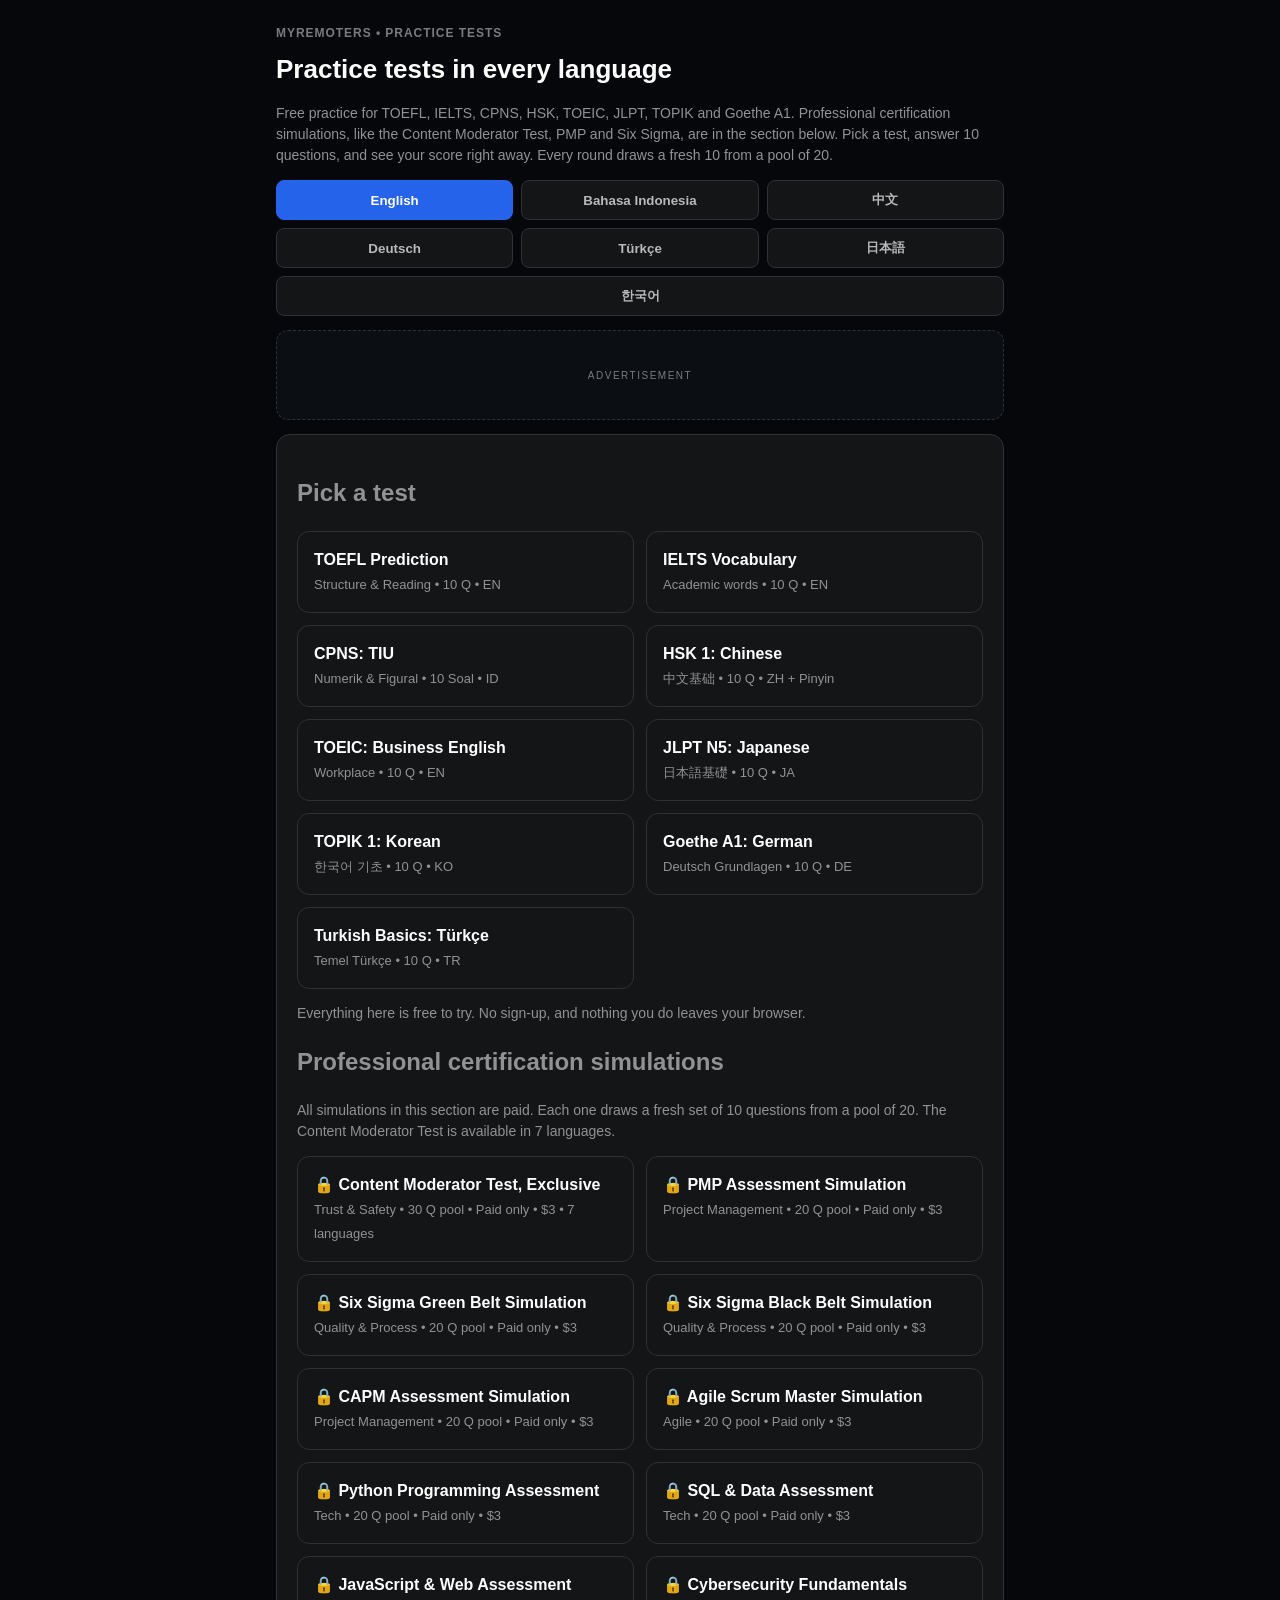
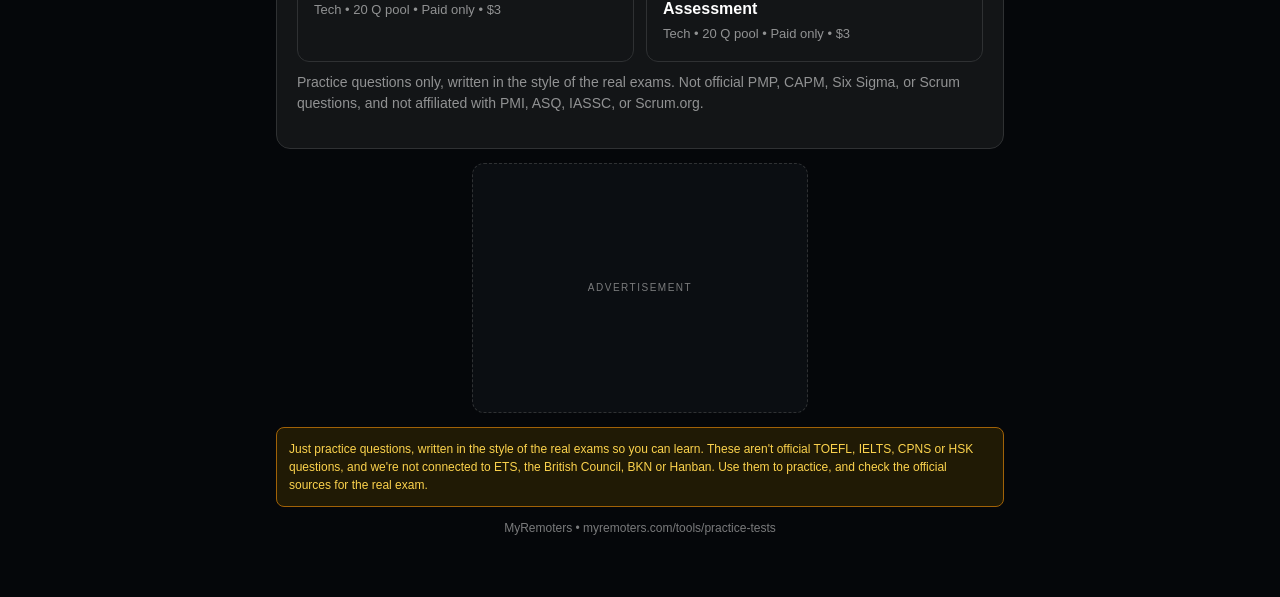
<file: tools/practice-tests/index.html>
<!DOCTYPE html>
<html lang="en"><head><meta charset="UTF-8"><meta name="viewport" content="width=device-width, initial-scale=1.0">
<title>Practice Tests in Every Language | MyRemoters</title>
<style>*{box-sizing:border-box}:root{color-scheme:dark}body{font-family:-apple-system,BlinkMacSystemFont,"Segoe UI",Roboto,Arial,sans-serif;margin:0;background:#05070A;color:#919293;line-height:1.5}.wrap{max-width:760px;margin:0 auto;padding:24px 16px 48px}.card{background:#131517;border:1px solid #2F3133;border-radius:14px;padding:20px;margin:14px 0}h1{font-size:26px;margin:8px 0 4px;color:#fff}.sub{color:#919293;font-size:14px}.lang{display:flex;flex-wrap:wrap;gap:8px;margin:12px 0}.lang button{flex:1 1 30%;padding:10px;border:1px solid #2F3133;background:#131517;color:#B8B9BA;border-radius:8px;cursor:pointer;font-weight:600}.lang button.on{background:#2563EB;color:#fff;border-color:#2563EB}.testgrid{display:grid;grid-template-columns:1fr 1fr;gap:12px}.test{border:1px solid #2F3133;border-radius:12px;padding:16px;cursor:pointer;background:#131517}.test:hover{border-color:#2563EB}.test b{display:block;font-size:16px;color:#fff}.test span{font-size:13px;color:#919293}.q{margin:18px 0}.q b{display:block;margin-bottom:8px;color:#fff}.opt{display:block;width:100%;text-align:left;padding:11px 12px;margin:6px 0;border:1px solid #2F3133;border-radius:8px;background:#05070A;color:#B8B9BA;cursor:pointer}.opt.sel{background:#2563EB;color:#fff;border-color:#2563EB}.opt.correct{background:#14532d;border-color:#22c55e;color:#bbf7d0}.opt.wrong{background:#450a0a;border-color:#ef4444;color:#fecaca}.btn{width:100%;padding:14px;background:#2563EB;color:#fff;border:0;border-radius:10px;font-size:16px;font-weight:700;cursor:pointer;margin-top:14px}.btn2{background:transparent;color:#B8B9BA;border:1px solid #232527}.score{font-size:22px;font-weight:800;text-align:center;color:#fff}.exp{font-size:13px;color:#B8B9BA;background:#0B1A38;border-left:3px solid #2563EB;padding:8px 10px;margin:6px 0;display:none}.note{font-size:12px;color:#fcd34d;background:#201a05;border:1px solid #a16207;border-radius:8px;padding:12px}.brand{font-size:12px;letter-spacing:.08em;text-transform:uppercase;color:#7A7B7C;font-weight:700}.hidden{display:none}@keyframes fadeUp{from{opacity:0;transform:translateY(12px)}to{opacity:1;transform:translateY(0)}}
@keyframes fadeIn{from{opacity:0}to{opacity:1}}
@keyframes pop{0%{transform:scale(.96);opacity:0}100%{transform:scale(1);opacity:1}}
.wrap{animation:fadeIn .4s ease both}
.card{animation:fadeUp .5s ease both}
.btn{transition:transform .15s ease,filter .15s ease}
.btn:hover{transform:translateY(-1px);filter:brightness(1.12)}
.btn:active{transform:translateY(0) scale(.98)}
.adslot{border:1px dashed #2F3133;border-radius:12px;background:#0B0E12;min-height:90px;display:flex;align-items:center;justify-content:center;margin:14px 0}
.adslot .ad-label{font-size:10px;letter-spacing:.15em;text-transform:uppercase;color:#7A7B7C}
.ad-rect{min-height:250px;max-width:336px;margin-left:auto;margin-right:auto}
@media(max-width:480px){.adslot{min-height:100px}}
@media(prefers-reduced-motion:reduce){*{animation:none!important;transition:none!important}}
.test{transition:transform .15s ease,border-color .15s ease,box-shadow .15s ease;animation:fadeUp .5s ease both}
.test:hover{transform:translateY(-3px);border-color:#2563EB;box-shadow:0 8px 24px rgba(0,0,0,.35)}
.test:nth-child(2){animation-delay:.05s}.test:nth-child(3){animation-delay:.1s}.test:nth-child(4){animation-delay:.15s}.test:nth-child(5){animation-delay:.2s}.test:nth-child(6){animation-delay:.25s}.test:nth-child(7){animation-delay:.3s}.test:nth-child(8){animation-delay:.35s}.test:nth-child(9){animation-delay:.4s}.test:nth-child(10){animation-delay:.45s}
.opt{transition:transform .12s ease,border-color .12s ease,background .12s ease}
.opt:hover{transform:translateY(-1px);border-color:#2563EB}
.lang button{transition:background .15s ease,transform .12s ease}
.lang button:hover{transform:translateY(-1px)}
.q{animation:fadeUp .4s ease both}
.score{animation:pop .35s ease both}</style></head>
<body><div class="wrap">
<div class="brand">MyRemoters • Practice Tests</div>
<h1 data-i18n="title">Practice tests in every language</h1>
<p class="sub" data-i18n="subtitle">Free practice for TOEFL, IELTS, CPNS, HSK, TOEIC, JLPT, TOPIK and Goethe A1. Professional certification simulations, like the Content Moderator Test, PMP and Six Sigma, are in the section below. Pick a test, answer 10 questions, and see your score right away. Every round draws a fresh 10 from a pool of 20.</p>
<div class="lang"><button class="on" onclick="setLang('en',this)">English</button><button onclick="setLang('id',this)">Bahasa Indonesia</button><button onclick="setLang('zh',this)">中文</button><button onclick="setLang('de',this)">Deutsch</button><button onclick="setLang('tr',this)">Türkçe</button><button onclick="setLang('ja',this)">日本語</button><button onclick="setLang('ko',this)">한국어</button></div>

<!-- Google AdSense: paste your ad code inside this box -->
<div class="adslot"><span class="ad-label">Advertisement</span></div>
<div id="home" class="card">
<h2 data-i18n="choose">Pick a test</h2>
<div class="testgrid">
<div class="test" onclick="startTest('toefl')"><b>TOEFL Prediction</b><span>Structure &amp; Reading • 10 Q • EN</span></div>
<div class="test" onclick="startTest('ielts')"><b>IELTS Vocabulary</b><span>Academic words • 10 Q • EN</span></div>
<div class="test" onclick="startTest('cpns')"><b>CPNS: TIU</b><span>Numerik &amp; Figural • 10 Soal • ID</span></div>
<div class="test" onclick="startTest('hsk')"><b>HSK 1: Chinese</b><span>中文基础 • 10 Q • ZH + Pinyin</span></div>
<div class="test" onclick="startTest('toeic')"><b>TOEIC: Business English</b><span>Workplace • 10 Q • EN</span></div>
<div class="test" onclick="startTest('jlpt')"><b>JLPT N5: Japanese</b><span>日本語基礎 • 10 Q • JA</span></div>
<div class="test" onclick="startTest('topik')"><b>TOPIK 1: Korean</b><span>한국어 기초 • 10 Q • KO</span></div>
<div class="test" onclick="startTest('goethe')"><b>Goethe A1: German</b><span>Deutsch Grundlagen • 10 Q • DE</span></div>
<div class="test" onclick="startTest('turkish')"><b>Turkish Basics: Türkçe</b><span>Temel Türkçe • 10 Q • TR</span></div>
</div>
<p class="sub" style="margin-top:14px" data-i18n="hubnote">Everything here is free to try. No sign-up, and nothing you do leaves your browser.</p>
<h2 style="margin-top:20px">Professional certification simulations</h2>
<p class="sub">All simulations in this section are paid. Each one draws a fresh set of 10 questions from a pool of 20. The Content Moderator Test is available in 7 languages.</p>
<div class="testgrid">
<div class="test" onclick="window.location.href='https://pay.airwallex.com/sgho9lr4sect'"><b>🔒 Content Moderator Test, Exclusive</b><span>Trust &amp; Safety • 30 Q pool • Paid only • $3 • 7 languages</span></div>
<div class="test" onclick="window.location.href='https://pay.airwallex.com/sgho9lst3ufp'"><b>🔒 PMP Assessment Simulation</b><span>Project Management • 20 Q pool • Paid only • $3</span></div>
<div class="test" onclick="window.location.href='https://pay.airwallex.com/sgho9lst3ufp'"><b>🔒 Six Sigma Green Belt Simulation</b><span>Quality &amp; Process • 20 Q pool • Paid only • $3</span></div>
<div class="test" onclick="window.location.href='https://pay.airwallex.com/sgho9lst3ufp'"><b>🔒 Six Sigma Black Belt Simulation</b><span>Quality &amp; Process • 20 Q pool • Paid only • $3</span></div>
<div class="test" onclick="window.location.href='https://pay.airwallex.com/sgho9lst3ufp'"><b>🔒 CAPM Assessment Simulation</b><span>Project Management • 20 Q pool • Paid only • $3</span></div>
<div class="test" onclick="window.location.href='https://pay.airwallex.com/sgho9lst3ufp'"><b>🔒 Agile Scrum Master Simulation</b><span>Agile • 20 Q pool • Paid only • $3</span></div>
<div class="test" onclick="window.location.href='https://pay.airwallex.com/sgho9lst3ufp'"><b>🔒 Python Programming Assessment</b><span>Tech • 20 Q pool • Paid only • $3</span></div>
<div class="test" onclick="window.location.href='https://pay.airwallex.com/sgho9lst3ufp'"><b>🔒 SQL &amp; Data Assessment</b><span>Tech • 20 Q pool • Paid only • $3</span></div>
<div class="test" onclick="window.location.href='https://pay.airwallex.com/sgho9lst3ufp'"><b>🔒 JavaScript &amp; Web Assessment</b><span>Tech • 20 Q pool • Paid only • $3</span></div>
<div class="test" onclick="window.location.href='https://pay.airwallex.com/sgho9lst3ufp'"><b>🔒 Cybersecurity Fundamentals Assessment</b><span>Tech • 20 Q pool • Paid only • $3</span></div>
</div>
<p class="sub" style="margin-top:10px">Practice questions only, written in the style of the real exams. Not official PMP, CAPM, Six Sigma, or Scrum questions, and not affiliated with PMI, ASQ, IASSC, or Scrum.org.</p>
</div>

<div id="quiz" class="card hidden">
<button class="btn btn2" onclick="goHome()" data-i18n="back">← All tests</button>
<h2 id="testTitle" style="margin-top:14px"></h2>
<p class="sub" id="testDesc"></p>
<div id="questions"></div>
<button class="btn" onclick="submitQuiz()" data-i18n="submit">Check my score</button>
<div id="scoreBox" class="hidden"><div class="score" id="scoreText"></div><p class="sub" style="text-align:center" id="scoreNote"></p><button class="btn btn2" onclick="startTest(currentTest)" data-i18n="retry">Try again</button></div>
</div>

<!-- Google AdSense: paste your ad code inside this box -->
<div class="adslot ad-rect"><span class="ad-label">Advertisement</span></div>
<div class="note" data-i18n="disclaimer">Just practice questions, written in the style of the real exams so you can learn. These aren't official TOEFL, IELTS, CPNS or HSK questions, and we're not connected to ETS, the British Council, BKN or Hanban. Use them to practice, and check the official sources for the real exam.</div>
<p style="text-align:center;font-size:12px;color:#7A7B7C">MyRemoters • myremoters.com/tools/practice-tests</p>
</div>
<script>
const UI={en:{title:"Practice tests in every language",subtitle:"Free practice for TOEFL, IELTS, CPNS, HSK, TOEIC, JLPT, TOPIK and Goethe A1. Professional certification simulations, like the Content Moderator Test, PMP and Six Sigma, are in the section below. Pick a test, answer 10 questions, and see your score right away. Every round draws a fresh 10 from a pool of 20.",choose:"Pick a test",hubnote:"Everything here is free to try. No sign-up, and nothing you do leaves your browser.",back:"← All tests",submit:"Check my score",retry:"Try again",disclaimer:"Just practice questions, written in the style of the real exams so you can learn. These aren't official TOEFL, IELTS, CPNS or HSK questions, and we're not connected to ETS, the British Council, BKN or Hanban. Use them to practice, and check the official sources for the real exam.",ex:"Excellent! You really know your stuff.",gd:"Good work. Have another look at the ones you missed.",kp:"Keep going. Read the notes above and give it another try."},
id:{title:"Latihan soal dalam semua bahasa",subtitle:"Latihan gratis buat TOEFL, IELTS, CPNS, HSK, TOEIC, JLPT, TOPIK, dan Goethe A1. Simulasi sertifikasi profesional, seperti Content Moderator Test, PMP dan Six Sigma, ada di section bawah. Pilih tes, jawab 10 soal, langsung lihat skor kamu. Tiap ronde soalnya diacak dari 20 soal.",choose:"Pilih tes",hubnote:"Semuanya gratis dicoba. Nggak perlu daftar, dan nggak ada data yang keluar dari browser kamu.",back:"← Semua tes",submit:"Cek skor saya",retry:"Coba lagi",disclaimer:"Ini cuma soal latihan, ditulis dengan gaya ujian aslinya biar kamu bisa belajar. Ini bukan soal resmi TOEFL, IELTS, CPNS, atau HSK, dan kami nggak terafiliasi sama ETS, British Council, BKN, atau Hanban. Pakai buat latihan, dan cek sumber resmi buat ujian beneran.",ex:"Bagus banget! Kamu beneran ngerti.",gd:"Bagus. Coba lihat lagi soal yang tadi salah.",kp:"Terus latihan. Baca pembahasan di atas, terus coba lagi."},
zh:{title:"各种语言的模拟测试",subtitle:"免费练习托福、雅思、CPNS、HSK、TOEIC、JLPT、TOPIK 和歌德 A1。专业认证模拟测试（如内容审核测试、PMP、六西格玛）在下面的版块中。选一个测试，回答 10 道题，马上看到分数。每轮从 20 道题库中随机抽取 10 道。",choose:"选一个测试",hubnote:"这里全部免费试用。不用注册，你做的所有内容都不会离开浏览器。",back:"← 所有测试",submit:"查看我的分数",retry:"再试一次",disclaimer:"这些只是练习题，按照真实考试的风格编写，帮你学习。不是官方托福、雅思、CPNS 或 HSK 真题，我们与 ETS、British Council、BKN、Hanban 没有任何关系。用来练习就好，真正的考试请以官方来源为准。",ex:"太棒了！你真的掌握了。",gd:"做得不错，再看看答错的题。",kp:"继续加油，读一读上面的解析，再试一次。"},
de:{title:"Übungstests in allen Sprachen",subtitle:"Kostenlose Übung für TOEFL, IELTS, CPNS, HSK, TOEIC, JLPT, TOPIK und Goethe A1. Simulationen für Berufszertifizierungen, wie der Content-Moderator-Test, PMP und Six Sigma, findest du im Abschnitt unten. Such dir einen Test aus, beantworte 10 Fragen und sieh dir sofort deine Punktzahl an. Jede Runde zieht 10 neue Fragen aus einem Pool von 20.",choose:"Such dir einen Test aus",hubnote:"Hier ist alles kostenlos zum Ausprobieren. Keine Anmeldung, und nichts, was du tust, verlässt deinen Browser.",back:"← Alle Tests",submit:"Punktzahl ansehen",retry:"Nochmal versuchen",disclaimer:"Das sind nur Übungsfragen, geschrieben im Stil der echten Prüfungen, damit du lernen kannst. Es sind keine offiziellen TOEFL-, IELTS-, CPNS- oder HSK-Fragen, und wir haben nichts mit ETS, dem British Council, BKN oder Hanban zu tun. Nutz sie zum Üben und schau für die echte Prüfung in die offiziellen Quellen.",ex:"Stark! Du weißt wirklich, wovon du redest.",gd:"Gut gemacht. Schau dir die Fragen an, die du verpasst hast.",kp:"Weiter so. Lies die Erklärungen oben und versuch es nochmal."},
tr:{title:"Her dilde deneme testleri",subtitle:"TOEFL, IELTS, CPNS, HSK, TOEIC, JLPT, TOPIK ve Goethe A1 için ücretsiz pratik. İçerik Moderatör Testi, PMP ve Six Sigma gibi profesyonel sertifika simülasyonları aşağıdaki bölümdedir. Bir test seç, 10 soru cevapla ve puanını hemen gör. Her tur 20 soruluk havuzdan 10 yeni soru çeker.",choose:"Bir test seç",hubnote:"Buradaki her şey ücretsiz denenebilir. Kayıt yok ve yaptığın hiçbir şey tarayıcıdan çıkmaz.",back:"← Tüm testler",submit:"Puanımı gör",retry:"Tekrar dene",disclaimer:"Bunlar sadece pratik soruları, öğrenmen için gerçek sınavların tarzında yazıldı. Resmi TOEFL, IELTS, CPNS ya da HSK soruları değil ve ETS, British Council, BKN ya da Hanban ile bağlantımız yok. Pratik için kullan, gerçek sınav için resmi kaynaklara bak.",ex:"Harika! Konuya gerçekten hakimsin.",gd:"İyi iş. Kaçırdığın sorulara bir daha bak.",kp:"Devam et. Yukarıdaki açıklamaları oku ve tekrar dene."},
ja:{title:"すべての言語の練習テスト",subtitle:"TOEFL、IELTS、CPNS、HSK、TOEIC、JLPT、TOPIK、ゲーテA1の無料練習。コンテンツモデレーターテスト、PMP、シックスシグマなどのプロ認定シミュレーションは下のセクションにあります。テストを選んで10問に答え、すぐにスコアを確認しましょう。毎回20問のプールから10問をランダムに出題します。",choose:"テストを選ぶ",hubnote:"ここはすべて無料で試せます。登録は不要で、あなたの操作がブラウザの外に出ることはありません。",back:"← すべてのテスト",submit:"スコアを見る",retry:"もう一度試す",disclaimer:"これは学習用の練習問題で、本番の試験に近い形で作られています。公式のTOEFL、IELTS、CPNS、HSKの問題ではなく、ETS、ブリティッシュ・カウンシル、BKN、Hanbanとは関係ありません。練習に使ってください。本番は公式情報を確認してください。",ex:"すごい！本当によくわかっていますね。",gd:"よくできました。間違えた問題を見直してみましょう。",kp:"この調子で続けましょう。上の解説を読んで、もう一度やってみてください。"},
ko:{title:"모든 언어 모의고사",subtitle:"TOEFL, IELTS, CPNS, HSK, TOEIC, JLPT, TOPIK, 괴테 A1 무료 연습. 콘텐츠 모더레이터 테스트, PMP, 식스 시그마 같은 전문 자격증 모의고사는 아래 섹션에 있습니다. 테스트를 선택하고 10문항에 답하면 점수를 바로 확인할 수 있습니다. 매 라운드마다 20문항 중 10문항을 새로 뽑습니다.",choose:"테스트 선택",hubnote:"여기는 모두 무료로 체험할 수 있습니다. 가입할 필요도 없고, 여러분의 활동이 브라우저를 떠나지 않습니다.",back:"← 모든 테스트",submit:"내 점수 보기",retry:"다시 시도",disclaimer:"이것은 학습용 연습 문제로, 실제 시험과 비슷한 형태로 만들었습니다. 공식 TOEFL, IELTS, CPNS, HSK 문제가 아니며 ETS, British Council, BKN, Hanban과 무관합니다. 연습용으로 사용하고, 실제 시험은 공식 출처를 확인하세요.",ex:"훌륭합니다! 정말 잘 알고 계시네요.",gd:"잘했습니다. 틀린 문제를 다시 살펴보세요.",kp:"계속하세요. 위의 설명을 읽고 다시 시도해 보세요."}};
let lang='en'; function setLang(l,b){lang=l;document.querySelectorAll('.lang button').forEach(x=>x.classList.remove('on'));b.classList.add('on');document.querySelectorAll('[data-i18n]').forEach(el=>{const k=el.getAttribute('data-i18n');if(UI[l][k])el.textContent=UI[l][k];});}

const TESTS={
toefl:{title:"TOEFL Prediction: Structure & Reading",desc:"10 questions in TOEFL ITP style, drawn fresh from a pool of 20 each time. Pick the answer that fits best.",qs:[
{q:"Which sentence is correct? ___ the rain, we went out.",o:["Despite","Although","In spite","Because of"],a:0,e:"'Despite' goes with a noun, so 'Despite the rain' is right."},
{q:"She ___ to school every day.",o:["go","goes","going","gone"],a:1,e:"With 'she' the verb takes an s: she goes."},
{q:"The book ___ on the table is mine.",o:["which","who","whose","where"],a:0,e:"For things, the right word is 'which'."},
{q:"Neither John nor his friends ___ here.",o:["is","are","was","has"],a:1,e:"With 'neither...nor', the verb matches the nearer subject, 'friends', so it's 'are'."},
{q:"If I had money, I ___ travel the world.",o:["will","would","can","shall"],a:1,e:"This is a second conditional, so it takes 'would'."},
{q:"What does 'rapid' mean?",o:["slow","fast","late","quiet"],a:1,e:"'Rapid' means fast."},
{q:"What does 'abundant' mean?",o:["scarce","plentiful","empty","rare"],a:1,e:"'Abundant' means plentiful, there's a lot of it."},
{q:"He has lived here ___ 2015.",o:["for","since","from","at"],a:1,e:"Use 'since' with a point in time like 2015. 'For' is for a length of time."},
{q:"___ you ever been to Japan?",o:["Did","Have","Are","Do"],a:1,e:"The present perfect is 'Have you ever been...?'"},
{q:"The report must ___ by Friday.",o:["finish","be finished","finished","finishing"],a:1,e:"This is passive, so it's 'must be finished'."},
{q:"What does 'meticulous' mean?",o:["careless","very careful and precise","quick","loud"],a:1,e:"'Meticulous' means very careful and precise, paying attention to every detail."},
{q:"She has worked here ___ 2018.",o:["for","since","from","at"],a:1,e:"Use 'since' with a point in time like 2018."},
{q:"Neither the teacher nor the students ___ in the room.",o:["is","are","was","has"],a:1,e:"With 'neither...nor', the verb matches the nearer subject, 'students', so it's 'are'."},
{q:"If it rains tomorrow, we ___ stay home.",o:["will","would","can","shall"],a:0,e:"First conditional, a real possibility: if + present, will + verb."},
{q:"The movie was ___ interesting that we watched it twice.",o:["so","such","very","too"],a:0,e:"'So interesting that...' is the right pattern."},
{q:"What does 'reluctant' mean?",o:["eager","unwilling","happy","proud"],a:1,e:"'Reluctant' means unwilling, not wanting to do something."},
{q:"He is the man ___ car was stolen.",o:["which","who","whose","whom"],a:2,e:"'Whose' shows possession: the man whose car was stolen."},
{q:"By the time you arrive, I ___ dinner.",o:["cook","will cook","will have cooked","have cooked"],a:2,e:"Future perfect: 'will have cooked' for something finished before a future point."},
{q:"What does 'ambiguous' mean?",o:["clear","unclear, open to more than one meaning","certain","simple"],a:1,e:"'Ambiguous' means unclear, it can be understood in more than one way."},
{q:"___ the traffic, we arrived on time.",o:["Despite","Although","Because","Unless"],a:0,e:"'Despite' goes with a noun: 'Despite the traffic'."}]},
ielts:{title:"IELTS Vocabulary: Academic",desc:"10 questions, drawn fresh from a pool of 20 each time. Pick the word that fits best.",qs:[
{q:"What is a 'phenomenon'?",o:["a rare event","a fact or event that can be observed","a theory","a mistake"],a:1,e:"A phenomenon is a fact or event you can observe."},
{q:"What does 'to mitigate' mean?",o:["make worse","make less severe","ignore","increase"],a:1,e:"To mitigate is to make something less severe."},
{q:"Which phrase sounds right? ___ a conclusion.",o:["draw","pull","take","make"],a:0,e:"The fixed phrase is 'draw a conclusion'."},
{q:"What does 'ubiquitous' mean?",o:["rare","present everywhere","hidden","expensive"],a:1,e:"Ubiquitous means present everywhere."},
{q:"What is the opposite of 'scarce'?",o:["rare","abundant","limited","few"],a:1,e:"The opposite of 'scarce' is 'abundant'."},
{q:"What does 'to scrutinise' mean?",o:["glance quickly","examine carefully","ignore","praise"],a:1,e:"To scrutinise is to examine something very carefully."},
{q:"What is a 'prerequisite'?",o:["optional","required beforehand","forbidden","unnecessary"],a:1,e:"A prerequisite is something you need before you can do something else."},
{q:"What does 'feasible' mean?",o:["impossible","practical / achievable","expensive","theoretical"],a:1,e:"'Feasible' means practical, something you can actually do."},
{q:"Which is the formal way to say 'get better'?",o:["improve","fix up","go up","pick up"],a:0,e:"'Improve' is the formal, academic choice."},
{q:"What does 'controversial' mean?",o:["everyone agrees","causing public disagreement","boring","certain"],a:1,e:"Something controversial causes public disagreement."},
{q:"What does 'to alleviate' mean?",o:["to make worse","to make less severe","to ignore","to delay"],a:1,e:"To alleviate is to make something less severe, like pain or a problem."},
{q:"What is the opposite of 'obsolete'?",o:["old","modern, still in use","broken","rare"],a:1,e:"The opposite of 'obsolete' is modern, something still in use."},
{q:"Which phrase sounds right? ___ attention to detail.",o:["pay","give","take","make"],a:0,e:"The fixed phrase is 'pay attention to detail'."},
{q:"What does 'inevitable' mean?",o:["avoidable","certain to happen","unlikely","rare"],a:1,e:"'Inevitable' means certain to happen, you can't avoid it."},
{q:"What does 'to diminish' mean?",o:["to grow","to become smaller","to hide","to praise"],a:1,e:"To diminish is to become smaller or less."},
{q:"What does 'to sustain' mean?",o:["to stop","to keep going over time","to hide","to break"],a:1,e:"To sustain is to keep something going over time."},
{q:"What does 'prevalent' mean?",o:["rare","widespread, common","hidden","new"],a:1,e:"'Prevalent' means widespread, common in a place or time."},
{q:"Which is the formal way to say 'look into'?",o:["check out","investigate","peek at","glance"],a:1,e:"'Investigate' is the formal, academic choice."},
{q:"What does 'candid' mean?",o:["secretive","honest and direct","polite","shy"],a:1,e:"'Candid' means honest and direct, saying what you really think."},
{q:"What does 'to encompass' mean?",o:["to exclude","to include, to cover","to ignore","to divide"],a:1,e:"To encompass is to include or cover something."}]},
cpns:{title:"CPNS: TIU (Numerik & Figural)",desc:"10 soal gaya SKD TIU, diambil acak dari 20 soal tiap kali main. Pilih jawaban yang paling benar.",qs:[
{q:"2, 4, 8, 16, 32, ... Berapa selanjutnya?",o:["48","56","64","96"],a:2,e:"Tiap langkah dikali 2. Jadi 32 × 2 = 64."},
{q:"Kalau 5x + 10 = 35, x itu berapa?",o:["3","5","7","10"],a:1,e:"5x = 25, jadi x = 5."},
{q:"15% dari 200 itu berapa?",o:["20","25","30","35"],a:2,e:"15/100 × 200 = 30."},
{q:"Apa antonim 'abstrak'?",o:["nyata","samar","gaib","teoritis"],a:0,e:"Lawan 'abstrak' itu 'nyata'."},
{q:"3, 6, 11, 18, 27, ... Berapa selanjutnya?",o:["36","38","39","40"],a:1,e:"Selisihnya naik terus: +3, +5, +7, +9, +11. Jadi 27 + 11 = 38."},
{q:"Baju Rp150.000 didiskon 20%. Berapa yang harus dibayar?",o:["Rp100.000","Rp110.000","Rp120.000","Rp130.000"],a:2,e:"150.000 × 80% = 120.000."},
{q:"Kalau semua A adalah B, dan C adalah A, apa yang benar?",o:["C adalah B","C bukan B","B adalah C","Tidak dapat disimpulkan"],a:0,e:"C itu A, A itu B, jadi C pasti B."},
{q:"Rata-rata dari 4, 8, 12, 16 itu berapa?",o:["8","9","10","12"],a:2,e:"(4 + 8 + 12 + 16) / 4 = 10."},
{q:"Apa sinonim 'efektif'?",o:["boros","berdaya guna","lambat","mahal"],a:1,e:"'Efektif' artinya berdaya guna."},
{q:"7, 14, 28, 56, ... Berapa selanjutnya?",o:["84","98","112","120"],a:2,e:"Tiap langkah dikali 2. Jadi 56 × 2 = 112."},
{q:"5, 10, 20, 40, ... Berapa selanjutnya?",o:["60","70","80","100"],a:2,e:"Tiap langkah dikali 2. Jadi 40 × 2 = 80."},
{q:"Kalau 3x - 6 = 12, x itu berapa?",o:["4","5","6","7"],a:2,e:"3x = 18, jadi x = 6."},
{q:"25% dari 400 itu berapa?",o:["75","80","100","125"],a:2,e:"25/100 × 400 = 100."},
{q:"Apa sinonim 'akurat'?",o:["salah","tepat","cepat","lambat"],a:1,e:"'Akurat' artinya tepat dan benar."},
{q:"4, 9, 16, 25, 36, ... Berapa selanjutnya?",o:["42","44","49","56"],a:2,e:"Ini bilangan kuadrat: 2², 3², 4², 5², 6², lalu 7² = 49."},
{q:"Sebuah tas Rp200.000 didiskon 25%. Berapa yang harus dibayar?",o:["Rp125.000","Rp150.000","Rp160.000","Rp175.000"],a:1,e:"200.000 × 75% = 150.000."},
{q:"Kalau semua guru adalah pegawai, dan Budi adalah guru, apa yang benar?",o:["Budi adalah pegawai","Budi bukan pegawai","Pegawai adalah Budi","Tidak dapat disimpulkan"],a:0,e:"Budi itu guru, guru itu pegawai, jadi Budi pasti pegawai."},
{q:"Rata-rata dari 6, 9, 12 itu berapa?",o:["7","8","9","10"],a:2,e:"(6 + 9 + 12) / 3 = 9."},
{q:"Apa antonim 'rajin'?",o:["giat","malas","tekun","ulet"],a:1,e:"Lawan 'rajin' itu 'malas'."},
{q:"100, 90, 80, 70, ... Berapa selanjutnya?",o:["50","55","60","65"],a:2,e:"Tiap langkah dikurang 10. Jadi 70 - 10 = 60."}]},
hsk:{title:"HSK 1: Chinese Basics 中文基础",desc:"10 questions with pinyin and characters, drawn fresh from a pool of 20 each time. For beginners.",qs:[
{q:"你好 (nǐ hǎo) means:",o:["Goodbye","Hello","Thank you","Sorry"],a:1,e:"你好 means hello."},
{q:"谢谢 (xièxie) means:",o:["Hello","Sorry","Thank you","Please"],a:2,e:"谢谢 means thank you."},
{q:"Which number is 三 (sān)?",o:["2","3","4","5"],a:1,e:"一 is 1, 二 is 2, and 三 is 3."},
{q:"我 (wǒ) means:",o:["You","He","I / me","We"],a:2,e:"我 means I or me."},
{q:"水 (shuǐ) means:",o:["Fire","Water","Rice","Tea"],a:1,e:"水 means water."},
{q:"今天 (jīntiān) means:",o:["Yesterday","Tomorrow","Today","Now"],a:2,e:"今天 means today."},
{q:"大 (dà) means:",o:["Small","Big","Long","Short"],a:1,e:"大 means big. 小 means small."},
{q:"你叫什么名字？(Nǐ jiào shénme míngzi?) How do you answer?",o:["我叫李明。","你好。","谢谢。","再见。"],a:0,e:"They're asking your name, so answer with 我叫… which means 'my name is…'."},
{q:"一 + 一 = ?",o:["一","二","三","四"],a:1,e:"1 + 1 = 2, and 2 is 二."},
{q:"再见 (zàijiàn) means:",o:["Hello","Goodbye","Welcome","Good night"],a:1,e:"再见 means goodbye."},
{q:"你 (nǐ) means:",o:["I","You","He","She"],a:1,e:"你 means you."},
{q:"他 (tā) means:",o:["I","You","He / him","We"],a:2,e:"他 means he or him."},
{q:"中国 (Zhōngguó) means:",o:["Japan","Korea","China","Thailand"],a:2,e:"中国 means China."},
{q:"好 (hǎo) means:",o:["Bad","Good","Big","Small"],a:1,e:"好 means good."},
{q:"人 (rén) means:",o:["Water","Person","Mountain","Rice"],a:1,e:"人 means person."},
{q:"学习 (xuéxí) means:",o:["To teach","To study","To work","To play"],a:1,e:"学习 means to study."},
{q:"不 (bù) means:",o:["Yes","No / not","Please","Thank you"],a:1,e:"不 means no or not."},
{q:"多少钱？(Duōshao qián?) means:",o:["What time is it?","How much does it cost?","Where is it?","Who are you?"],a:1,e:"多少钱 means 'how much does it cost?'."},
{q:"我爱你 (Wǒ ài nǐ) means:",o:["I like you","I love you","I miss you","I hate you"],a:1,e:"我爱你 means 'I love you'."},
{q:"吃饭 (chī fàn) means:",o:["To drink","To eat a meal","To sleep","To cook"],a:1,e:"吃饭 means to eat a meal."}]},
toeic:{title:"TOEIC: Business English",desc:"10 questions in workplace English, drawn fresh from a pool of 20 each time. Pick the best answer.",qs:[
{q:"Please ___ the attached file before the meeting.",o:["review","reviews","reviewing","reviewed"],a:0,e:"After 'please' comes the base verb: review."},
{q:"The meeting has been ___ to Friday.",o:["postponed","postpone","postponing","postpones"],a:0,e:"This is passive: 'has been postponed'."},
{q:"We need to ___ the budget by next week.",o:["final","finally","finalize","finalizing"],a:2,e:"After 'need to' comes a verb: finalize."},
{q:"Which is the most formal way to ask for the report?",o:["Send report now.","Could you please send me the report?","Give me report.","Report?"],a:1,e:"'Could you please...' is the formal business form."},
{q:"What does 'deadline' mean?",o:["start date","last date to finish","holiday","meeting time"],a:1,e:"A deadline is the last date to finish something."},
{q:"The manager asked the team to ___ the proposal.",o:["submit","submits","submitted","submitting"],a:0,e:"After 'asked to' comes the base verb: submit."},
{q:"___ the delay, we will deliver on Monday.",o:["Despite","Because","Although","Unless"],a:0,e:"'Despite' goes with a noun: 'Despite the delay'."},
{q:"Please confirm your ___ by email.",o:["attend","attendance","attending","attended"],a:1,e:"You confirm your 'attendance'. That's the noun."},
{q:"The new policy will take ___ next month.",o:["effect","affect","effective","effectively"],a:0,e:"The phrase is 'take effect', meaning it becomes active."},
{q:"If you have any questions, please do not ___ to contact us.",o:["hesitate","hesitating","hesitated","hesitation"],a:0,e:"The phrase is 'do not hesitate to contact us'."},
{q:"Please ___ the report to me by Friday.",o:["send","sends","sending","sent"],a:0,e:"After 'please' comes the base verb: send."},
{q:"The new office will ___ next month.",o:["open","opens","opening","opened"],a:0,e:"'Will' takes the base verb: will open."},
{q:"We are looking forward ___ working with you.",o:["to","for","at","in"],a:0,e:"The phrase is 'looking forward to' + verb-ing."},
{q:"What does 'invoice' mean?",o:["a bill asking for payment","a meeting note","a holiday request","a job offer"],a:0,e:"An invoice is a bill asking for payment."},
{q:"The shipment was delayed ___ bad weather.",o:["because of","despite","although","unless"],a:0,e:"'Because of' + noun: 'because of bad weather'."},
{q:"Please let me know if you need ___ assistance.",o:["any","some","many","few"],a:0,e:"In offers and questions, 'any' is the natural choice."},
{q:"The contract needs to be ___ before Monday.",o:["sign","signs","signed","signing"],a:2,e:"Passive: 'needs to be signed'."},
{q:"___ you for your prompt reply.",o:["Thank","Thanks","Thanking","Thanked"],a:0,e:"'Thank you for your prompt reply' is the standard business phrase."},
{q:"What does 'outstanding' mean when talking about a bill?",o:["excellent","not yet paid","overdue by a year","cancelled"],a:1,e:"An outstanding bill is one that hasn't been paid yet."},
{q:"I am writing to ___ about the job opening.",o:["inquire","inquiry","inquiring","inquired"],a:0,e:"After 'to' comes the base verb: to inquire."}]},
jlpt:{title:"JLPT N5: Japanese Basics 日本語基礎",desc:"10 questions on hiragana, words and grammar, drawn fresh from a pool of 20 each time. For beginners.",qs:[
{q:"こんにちは (konnichiwa) means:",o:["Goodbye","Hello","Thank you","Sorry"],a:1,e:"こんにちは means hello."},
{q:"ありがとう (arigatō) means:",o:["Hello","Sorry","Thank you","Please"],a:2,e:"ありがとう means thank you."},
{q:"Which Japanese word means 'water'?",o:["みず (mizu)","ひ (hi)","やま (yama)","はな (hana)"],a:0,e:"みず means water. ひ is fire and やま is mountain."},
{q:"What is すし (sushi)?",o:["A drink","A Japanese food","A city","A person"],a:1,e:"すし is sushi, Japanese food."},
{q:"今日 (kyō) means:",o:["Yesterday","Tomorrow","Today","Now"],a:2,e:"今日 means today."},
{q:"大きい (ōkii) means:",o:["Small","Big","Long","Short"],a:1,e:"大きい means big. 小さい means small."},
{q:"私は学生です。(Watashi wa gakusei desu.) means:",o:["I am a teacher.","I am a student.","I am Japanese.","I am busy."],a:1,e:"私 means I and 学生 means student."},
{q:"Which number is 三 (san)?",o:["1","2","3","4"],a:2,e:"一 is 1, 二 is 2, and 三 is 3."},
{q:"さようなら (sayōnara) means:",o:["Hello","Goodbye","Welcome","Good night"],a:1,e:"さようなら means goodbye."},
{q:"私は日本 ___ 行きます。(I go to Japan.) Which particle fits?",o:["に (ni)","を (wo)","で (de)","は (wa)"],a:0,e:"に marks the destination: 日本に行きます."},
{q:"おはようございます (ohayō gozaimasu) means:",o:["Good evening","Good morning","Good night","Goodbye"],a:1,e:"おはようございます means good morning."},
{q:"すみません (sumimasen) means:",o:["Thank you","Excuse me / Sorry","Please","Hello"],a:1,e:"すみません means excuse me or sorry."},
{q:"Which Japanese word means 'mountain'?",o:["かわ (kawa)","やま (yama)","うみ (umi)","そら (sora)"],a:1,e:"やま means mountain. かわ is river and うみ is sea."},
{q:"ねこ (neko) is:",o:["A dog","A cat","A bird","A fish"],a:1,e:"ねこ means cat. いぬ is dog."},
{q:"明日 (ashita) means:",o:["Yesterday","Tomorrow","Today","Now"],a:1,e:"明日 means tomorrow. 昨日 is yesterday."},
{q:"小さい (chiisai) means:",o:["Big","Small","Long","Short"],a:1,e:"小さい means small. 大きい means big."},
{q:"これは本です。(Kore wa hon desu.) means:",o:["This is a pen.","This is a book.","This is a bag.","This is a car."],a:1,e:"これ means this and 本 means book."},
{q:"Which number is 十 (jū)?",o:["5","8","10","100"],a:2,e:"十 is 10."},
{q:"おやすみなさい (oyasumi nasai) means:",o:["Good morning","Goodbye","Good night","Welcome"],a:2,e:"おやすみなさい means good night."},
{q:"私は水を ___ ます。(I drink water.) Which verb fits?",o:["飲み (nomi)","食べ (tabe)","読み (yomi)","書き (kaki)"],a:0,e:"飲みます means to drink. 食べます is to eat."}]},
topik:{title:"TOPIK 1: Korean Basics 한국어 기초",desc:"10 questions on Hangul, words and grammar, drawn fresh from a pool of 20 each time. For beginners.",qs:[
{q:"안녕하세요 (annyeonghaseyo) means:",o:["Goodbye","Hello","Thank you","Sorry"],a:1,e:"안녕하세요 means hello."},
{q:"감사합니다 (gamsahamnida) means:",o:["Hello","Sorry","Thank you","Please"],a:2,e:"감사합니다 means thank you."},
{q:"Which Korean word means 'water'?",o:["물 (mul)","불 (bul)","밥 (bap)","차 (cha)"],a:0,e:"물 means water. 불 is fire and 밥 is rice."},
{q:"오늘 (oneul) means:",o:["Yesterday","Tomorrow","Today","Now"],a:2,e:"오늘 means today."},
{q:"크다 (keuda) means:",o:["Small","Big","Long","Short"],a:1,e:"크다 means big. 작다 means small."},
{q:"저는 학생입니다. (Jeoneun haksaeng-imnida.) means:",o:["I am a teacher.","I am a student.","I am Korean.","I am busy."],a:1,e:"저 means I and 학생 means student."},
{q:"Which number is 삼 (sam)?",o:["1","2","3","4"],a:2,e:"일 is 1, 이 is 2, and 삼 is 3."},
{q:"안녕히 가세요 (annyeonghi gaseyo) means:",o:["Hello","Goodbye (to someone leaving)","Welcome","Good night"],a:1,e:"안녕히 가세요 means goodbye, said to someone who is leaving."},
{q:"What is 김치 (kimchi)?",o:["A drink","A Korean food","A city","A person"],a:1,e:"김치 is kimchi, Korean food."},
{q:"저는 한국 ___ 갑니다. (I go to Korea.) Which particle fits?",o:["에 (e)","을 (eul)","에서 (eseo)","는 (neun)"],a:0,e:"에 marks the destination: 한국에 갑니다."},
{q:"좋은 아침 (joeun achim) means:",o:["Good evening","Good morning","Good night","Goodbye"],a:1,e:"좋은 아침 means good morning."},
{q:"죄송합니다 (joesonghamnida) means:",o:["Thank you","Sorry","Please","Hello"],a:1,e:"죄송합니다 means sorry."},
{q:"Which Korean word means 'mountain'?",o:["강 (gang)","산 (san)","바다 (bada)","하늘 (haneul)"],a:1,e:"산 means mountain. 강 is river and 바다 is sea."},
{q:"고양이 (goyangi) is:",o:["A dog","A cat","A bird","A fish"],a:1,e:"고양이 means cat. 개 is dog."},
{q:"내일 (naeil) means:",o:["Yesterday","Tomorrow","Today","Now"],a:1,e:"내일 means tomorrow. 어제 is yesterday."},
{q:"작다 (jakda) means:",o:["Small","Big","Long","Short"],a:1,e:"작다 means small. 크다 means big."},
{q:"이것은 책입니다. (Igeoseun chaeg-imnida.) means:",o:["This is a pen.","This is a book.","This is a bag.","This is a car."],a:1,e:"이것 means this and 책 means book."},
{q:"Which number is 십 (ship)?",o:["5","8","10","100"],a:2,e:"십 is 10."},
{q:"안녕히 주무세요 (annyeonghi jumuseyo) means:",o:["Good morning","Goodbye","Good night","Welcome"],a:2,e:"안녕히 주무세요 means good night."},
{q:"저는 물을 ___. (I drink water.) Which verb fits?",o:["마십니다","먹습니다","읽습니다","씁니다"],a:0,e:"마십니다 means to drink. 먹습니다 is to eat."}]},
goethe:{title:"Goethe A1: German Basics Deutsch Grundlagen",desc:"10 questions on words and grammar, drawn fresh from a pool of 20 each time. For beginners.",qs:[
{q:"What does 'Guten Tag' mean?",o:["Goodbye","Hello / Good day","Thank you","Sorry"],a:1,e:"'Guten Tag' means hello, or good day."},
{q:"What does 'Danke' mean?",o:["Hello","Sorry","Thank you","Please"],a:2,e:"'Danke' means thank you."},
{q:"Which German word means 'water'?",o:["Wasser","Feuer","Brot","Tee"],a:0,e:"'Wasser' means water. 'Feuer' is fire and 'Brot' is bread."},
{q:"What does 'Heute' mean?",o:["Yesterday","Tomorrow","Today","Now"],a:2,e:"'Heute' means today. 'Gestern' is yesterday and 'morgen' is tomorrow."},
{q:"What does 'Groß' mean?",o:["Small","Big","Long","Short"],a:1,e:"'Groß' means big. 'Klein' means small."},
{q:"What does 'Ich bin Student.' mean?",o:["I am a teacher.","I am a student.","I am German.","I am busy."],a:1,e:"'Ich' means I and 'Student' means student."},
{q:"Which number is 'drei'?",o:["1","2","3","4"],a:2,e:"eins is 1, zwei is 2, and drei is 3."},
{q:"What does 'Auf Wiedersehen' mean?",o:["Hello","Goodbye","Welcome","Good night"],a:1,e:"'Auf Wiedersehen' means goodbye."},
{q:"Someone asks 'Wie heißt du?' How do you answer?",o:["Ich heiße Anna.","Guten Tag.","Danke.","Auf Wiedersehen."],a:0,e:"They're asking your name, so answer with 'Ich heiße…' which means 'my name is…'."},
{q:"Ich fahre ___ Deutschland. (I travel to Germany.) Which word fits?",o:["nach","in","zu","an"],a:0,e:"It's 'nach' with a country name that has no article: 'nach Deutschland'."},
{q:"What does 'Guten Morgen' mean?",o:["Good evening","Good morning","Good night","Goodbye"],a:1,e:"'Guten Morgen' means good morning."},
{q:"What does 'Entschuldigung' mean?",o:["Thank you","Excuse me / Sorry","Please","Hello"],a:1,e:"'Entschuldigung' means excuse me or sorry."},
{q:"Which German word means 'mountain'?",o:["Fluss","Berg","Meer","Himmel"],a:1,e:"'Berg' means mountain. 'Fluss' is river and 'Meer' is sea."},
{q:"What is 'die Katze'?",o:["A dog","A cat","A bird","A fish"],a:1,e:"'Die Katze' means cat. 'Der Hund' is dog."},
{q:"What does 'morgen' mean?",o:["Yesterday","Tomorrow","Today","Now"],a:1,e:"'Morgen' means tomorrow. 'Gestern' is yesterday."},
{q:"What does 'klein' mean?",o:["Big","Small","Long","Short"],a:1,e:"'Klein' means small. 'Groß' means big."},
{q:"What does 'Das ist ein Buch.' mean?",o:["This is a pen.","This is a book.","This is a bag.","This is a car."],a:1,e:"'Das' means this and 'Buch' means book."},
{q:"Which number is 'zehn'?",o:["5","8","10","100"],a:2,e:"'Zehn' is 10."},
{q:"What does 'Gute Nacht' mean?",o:["Good morning","Goodbye","Good night","Welcome"],a:2,e:"'Gute Nacht' means good night."},
{q:"Ich ___ Wasser. (I drink water.) Which verb fits?",o:["trinke","esse","lese","schreibe"],a:0,e:"'Trinke' means to drink. 'Esse' is to eat."}]},
turkish:{title:"Turkish Basics: Temel Türkçe",desc:"10 questions on words and grammar, drawn fresh from a pool of 20 each time. For beginners.",qs:[
{q:"What does 'Merhaba' mean?",o:["Goodbye","Hello","Thank you","Sorry"],a:1,e:"'Merhaba' means hello."},
{q:"What does 'Teşekkür ederim' mean?",o:["Hello","Sorry","Thank you","Please"],a:2,e:"'Teşekkür ederim' means thank you."},
{q:"Which Turkish word means 'water'?",o:["Su","Ateş","Ekmek","Çay"],a:0,e:"'Su' means water. 'Ateş' is fire and 'ekmek' is bread."},
{q:"What does 'Bugün' mean?",o:["Yesterday","Tomorrow","Today","Now"],a:2,e:"'Bugün' means today. 'Dün' is yesterday and 'yarın' is tomorrow."},
{q:"What does 'Büyük' mean?",o:["Small","Big","Long","Short"],a:1,e:"'Büyük' means big. 'Küçük' means small."},
{q:"What does 'Ben öğrenciyim.' mean?",o:["I am a teacher.","I am a student.","I am Turkish.","I am busy."],a:1,e:"'Ben' means I and 'öğrenci' means student."},
{q:"Which number is 'üç'?",o:["1","2","3","4"],a:2,e:"bir is 1, iki is 2, and üç is 3."},
{q:"What does 'Hoşça kal' mean?",o:["Hello","Goodbye","Welcome","Good night"],a:1,e:"'Hoşça kal' means goodbye."},
{q:"Someone asks 'Adın ne?' How do you answer?",o:["Benim adım Ayşe.","Merhaba.","Teşekkür ederim.","Hoşça kal."],a:0,e:"They're asking your name, so answer with 'Benim adım…' which means 'my name is…'."},
{q:"Ben Türkiye___ gidiyorum. (I am going to Turkey.) Which ending fits?",o:["'ye","'de","'den","'i"],a:0,e:"The ending is 'ye, for direction: 'Türkiye'ye gidiyorum'."},
{q:"What does 'Günaydın' mean?",o:["Good evening","Good morning","Good night","Goodbye"],a:1,e:"'Günaydın' means good morning."},
{q:"What does 'Özür dilerim' mean?",o:["Thank you","Sorry","Please","Hello"],a:1,e:"'Özür dilerim' means sorry."},
{q:"Which Turkish word means 'mountain'?",o:["Nehir","Dağ","Deniz","Gökyüzü"],a:1,e:"'Dağ' means mountain. 'Nehir' is river and 'Deniz' is sea."},
{q:"What is 'kedi'?",o:["A dog","A cat","A bird","A fish"],a:1,e:"'Kedi' means cat. 'Köpek' is dog."},
{q:"What does 'yarın' mean?",o:["Yesterday","Tomorrow","Today","Now"],a:1,e:"'Yarın' means tomorrow. 'Dün' is yesterday."},
{q:"What does 'küçük' mean?",o:["Big","Small","Long","Short"],a:1,e:"'Küçük' means small. 'Büyük' means big."},
{q:"What does 'Bu bir kitap.' mean?",o:["This is a pen.","This is a book.","This is a bag.","This is a car."],a:1,e:"'Bu' means this and 'kitap' means book."},
{q:"Which number is 'on'?",o:["5","8","10","100"],a:2,e:"'On' is 10."},
{q:"What does 'İyi geceler' mean?",o:["Good morning","Goodbye","Good night","Welcome"],a:2,e:"'İyi geceler' means good night."},
{q:"Ben su ___. (I drink water.) Which verb fits?",o:["içiyorum","yiyorum","okuyorum","yazıyorum"],a:0,e:"'İçiyorum' means I am drinking. 'Yiyorum' is I am eating."}]}
};
let currentTest=null, answers={}, drawn=[];
function shuffle(a){for(let i=a.length-1;i>0;i--){const j=Math.floor(Math.random()*(i+1));const tmp=a[i];a[i]=a[j];a[j]=tmp;}return a;}
function goHome(){document.getElementById('home').classList.remove('hidden');document.getElementById('quiz').classList.add('hidden');}
function startTest(id){currentTest=id;answers={};const t=TESTS[id];drawn=shuffle([...t.qs]).slice(0,10).map(q=>{const order=shuffle([0,1,2,3]);return{q:q.q,o:order.map(j=>q.o[j]),a:order.indexOf(q.a),e:q.e};});document.getElementById('testTitle').textContent=t.title;document.getElementById('testDesc').textContent=t.desc;const box=document.getElementById('questions');box.innerHTML='';drawn.forEach((q,i)=>{const d=document.createElement('div');d.className='q';d.innerHTML='<b>'+(i+1)+'. '+q.q+'</b>';q.o.forEach((o,j)=>{const b=document.createElement('button');b.className='opt';b.textContent=String.fromCharCode(65+j)+'. '+o;b.onclick=()=>{answers[i]=j;[...d.querySelectorAll('.opt')].forEach(x=>x.classList.remove('sel'));b.classList.add('sel');};d.appendChild(b);});const e=document.createElement('div');e.className='exp';e.id='exp'+i;e.textContent='💡 '+q.e;d.appendChild(e);box.appendChild(d);});document.getElementById('scoreBox').classList.add('hidden');document.getElementById('home').classList.add('hidden');document.getElementById('quiz').classList.remove('hidden');window.scrollTo(0,0);}
function submitQuiz(){let score=0;drawn.forEach((q,i)=>{const exp=document.getElementById('exp'+i);exp.style.display='block';const opts=document.querySelectorAll('#questions .q')[i].querySelectorAll('.opt');opts.forEach((o,j)=>{if(j===q.a)o.classList.add('correct');else if(answers[i]===j)o.classList.add('wrong');});if(answers[i]===q.a)score++;});document.getElementById('scoreText').textContent=score+' / '+drawn.length;document.getElementById('scoreNote').textContent=score>=8?UI[lang].ex:score>=6?UI[lang].gd:UI[lang].kp;document.getElementById('scoreBox').classList.remove('hidden');document.getElementById('scoreBox').scrollIntoView({behavior:'smooth'});}
</script></body></html>
</file>
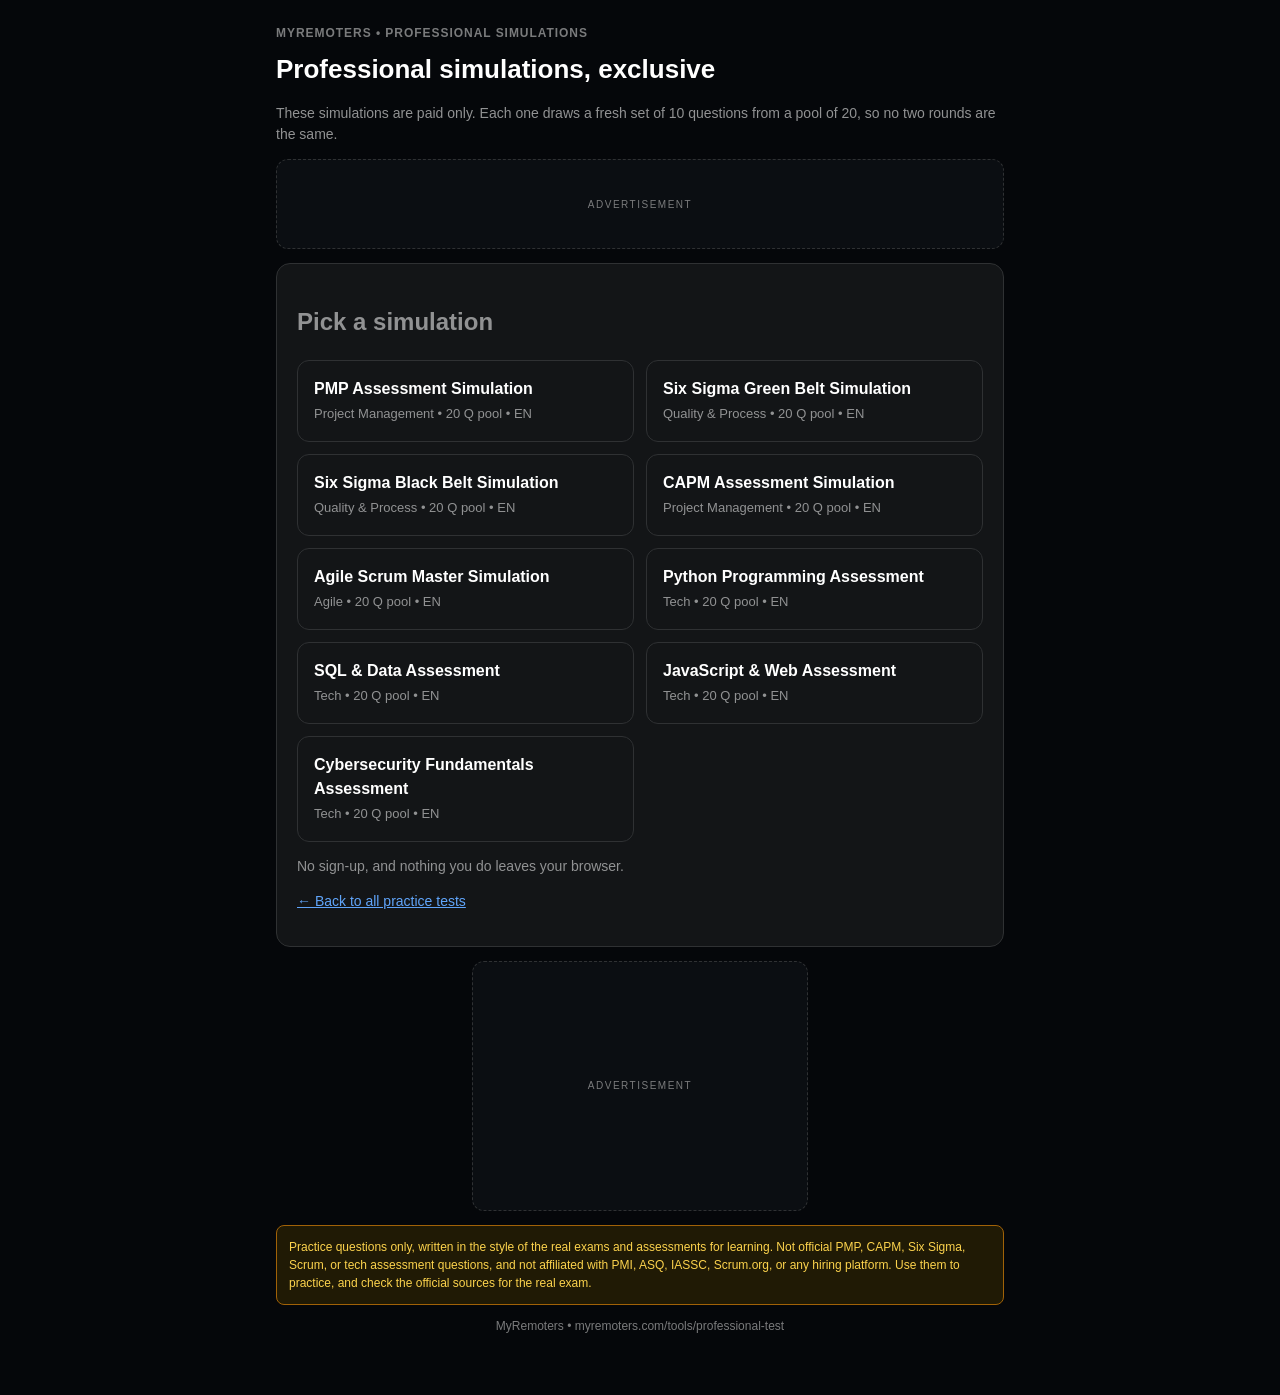
<file: tools/professional-test/index.html>
<!DOCTYPE html>
<html lang="en"><head><meta charset="UTF-8"><meta name="viewport" content="width=device-width, initial-scale=1.0">
<title>Professional Simulations, Exclusive | MyRemoters</title>
<style>*{box-sizing:border-box}:root{color-scheme:dark}body{font-family:-apple-system,BlinkMacSystemFont,"Segoe UI",Roboto,Arial,sans-serif;margin:0;background:#05070A;color:#919293;line-height:1.5}.wrap{max-width:760px;margin:0 auto;padding:24px 16px 48px}.card{background:#131517;border:1px solid #2F3133;border-radius:14px;padding:20px;margin:14px 0}h1{font-size:26px;margin:8px 0 4px;color:#fff}.sub{color:#919293;font-size:14px}.testgrid{display:grid;grid-template-columns:1fr 1fr;gap:12px}.test{border:1px solid #2F3133;border-radius:12px;padding:16px;cursor:pointer;background:#131517}.test:hover{border-color:#2563EB}.test b{display:block;font-size:16px;color:#fff}.test span{font-size:13px;color:#919293}.q{margin:18px 0}.q b{display:block;margin-bottom:8px;color:#fff}.opt{display:block;width:100%;text-align:left;padding:11px 12px;margin:6px 0;border:1px solid #2F3133;border-radius:8px;background:#05070A;color:#B8B9BA;cursor:pointer}.opt.sel{background:#2563EB;color:#fff;border-color:#2563EB}.opt.correct{background:#14532d;border-color:#22c55e;color:#bbf7d0}.opt.wrong{background:#450a0a;border-color:#ef4444;color:#fecaca}.btn{width:100%;padding:14px;background:#2563EB;color:#fff;border:0;border-radius:10px;font-size:16px;font-weight:700;cursor:pointer;margin-top:14px}.btn2{background:transparent;color:#B8B9BA;border:1px solid #232527}.score{font-size:22px;font-weight:800;text-align:center;color:#fff}.exp{font-size:13px;color:#B8B9BA;background:#0B1A38;border-left:3px solid #2563EB;padding:8px 10px;margin:6px 0;display:none}.note{font-size:12px;color:#fcd34d;background:#201a05;border:1px solid #a16207;border-radius:8px;padding:12px}.brand{font-size:12px;letter-spacing:.08em;text-transform:uppercase;color:#7A7B7C;font-weight:700}.hidden{display:none}
@keyframes fadeUp{from{opacity:0;transform:translateY(12px)}to{opacity:1;transform:translateY(0)}}
@keyframes fadeIn{from{opacity:0}to{opacity:1}}
@keyframes pop{0%{transform:scale(.96);opacity:0}100%{transform:scale(1);opacity:1}}
.wrap{animation:fadeIn .4s ease both}
.card{animation:fadeUp .5s ease both}
.btn{transition:transform .15s ease,filter .15s ease}
.btn:hover{transform:translateY(-1px);filter:brightness(1.12)}
.btn:active{transform:translateY(0) scale(.98)}
.adslot{border:1px dashed #2F3133;border-radius:12px;background:#0B0E12;min-height:90px;display:flex;align-items:center;justify-content:center;margin:14px 0}
.adslot .ad-label{font-size:10px;letter-spacing:.15em;text-transform:uppercase;color:#7A7B7C}
.ad-rect{min-height:250px;max-width:336px;margin-left:auto;margin-right:auto}
@media(max-width:480px){.adslot{min-height:100px}}
@media(prefers-reduced-motion:reduce){*{animation:none!important;transition:none!important}}
.test{transition:transform .15s ease,border-color .15s ease,box-shadow .15s ease;animation:fadeUp .5s ease both}
.test:hover{transform:translateY(-3px);border-color:#2563EB;box-shadow:0 8px 24px rgba(0,0,0,.35)}
.test:nth-child(2){animation-delay:.05s}.test:nth-child(3){animation-delay:.1s}.test:nth-child(4){animation-delay:.15s}.test:nth-child(5){animation-delay:.2s}.test:nth-child(6){animation-delay:.25s}.test:nth-child(7){animation-delay:.3s}.test:nth-child(8){animation-delay:.35s}.test:nth-child(9){animation-delay:.4s}
.opt{transition:transform .12s ease,border-color .12s ease,background .12s ease}
.opt:hover{transform:translateY(-1px);border-color:#2563EB}
.q{animation:fadeUp .4s ease both}
.score{animation:pop .35s ease both}</style></head>
<body><div class="wrap">
<div class="brand">MyRemoters • Professional Simulations</div>
<h1>Professional simulations, exclusive</h1>
<p class="sub">These simulations are paid only. Each one draws a fresh set of 10 questions from a pool of 20, so no two rounds are the same.</p>

<!-- Google AdSense: paste your ad code inside this box -->
<div class="adslot"><span class="ad-label">Advertisement</span></div>

<div id="home" class="card">
<h2>Pick a simulation</h2>
<div class="testgrid">
<div class="test" onclick="startTest('pmp')"><b>PMP Assessment Simulation</b><span>Project Management • 20 Q pool • EN</span></div>
<div class="test" onclick="startTest('green')"><b>Six Sigma Green Belt Simulation</b><span>Quality &amp; Process • 20 Q pool • EN</span></div>
<div class="test" onclick="startTest('black')"><b>Six Sigma Black Belt Simulation</b><span>Quality &amp; Process • 20 Q pool • EN</span></div>
<div class="test" onclick="startTest('capm')"><b>CAPM Assessment Simulation</b><span>Project Management • 20 Q pool • EN</span></div>
<div class="test" onclick="startTest('scrum')"><b>Agile Scrum Master Simulation</b><span>Agile • 20 Q pool • EN</span></div>
<div class="test" onclick="startTest('python')"><b>Python Programming Assessment</b><span>Tech • 20 Q pool • EN</span></div>
<div class="test" onclick="startTest('sql')"><b>SQL &amp; Data Assessment</b><span>Tech • 20 Q pool • EN</span></div>
<div class="test" onclick="startTest('javascript')"><b>JavaScript &amp; Web Assessment</b><span>Tech • 20 Q pool • EN</span></div>
<div class="test" onclick="startTest('cyber')"><b>Cybersecurity Fundamentals Assessment</b><span>Tech • 20 Q pool • EN</span></div>
</div>
<p class="sub" style="margin-top:14px">No sign-up, and nothing you do leaves your browser.</p>
<p class="sub"><a href="../" style="color:#60a5fa">← Back to all practice tests</a></p>
</div>

<div id="quiz" class="card hidden">
<button class="btn btn2" onclick="goHome()">← All simulations</button>
<h2 id="testTitle" style="margin-top:14px"></h2>
<p class="sub" id="testDesc"></p>
<div id="questions"></div>
<button class="btn" onclick="submitQuiz()">Check my score</button>
<div id="scoreBox" class="hidden"><div class="score" id="scoreText"></div><p class="sub" style="text-align:center" id="scoreNote"></p><button class="btn btn2" onclick="startTest(currentTest)">Try again</button></div>
</div>

<!-- Google AdSense: paste your ad code inside this box -->
<div class="adslot ad-rect"><span class="ad-label">Advertisement</span></div>

<div class="note">Practice questions only, written in the style of the real exams and assessments for learning. Not official PMP, CAPM, Six Sigma, Scrum, or tech assessment questions, and not affiliated with PMI, ASQ, IASSC, Scrum.org, or any hiring platform. Use them to practice, and check the official sources for the real exam.</div>
<p style="text-align:center;font-size:12px;color:#7A7B7C">MyRemoters • myremoters.com/tools/professional-test</p>
</div>
<script>
const TESTS={
pmp:{title:"PMP Assessment Simulation",desc:"10 questions drawn fresh from a pool of 20 each time. PMBOK-style project management.",qs:[
{q:"What does the critical path tell you?",o:["The cheapest path through the project","The longest sequence of tasks, which sets the shortest possible finish date","The path with the most people on it","The tasks the sponsor cares about most"],a:1,e:"The critical path is the longest chain of dependent tasks. It sets the earliest date the project can finish."},
{q:"Your CPI is 0.85. What does that mean?",o:["You are ahead of schedule","You are getting 85 cents of value for every dollar spent","You are under budget","The project is 85 percent done"],a:1,e:"CPI is earned value divided by actual cost. Below 1 means you are over budget."},
{q:"Your SPI is 1.2. What does that mean?",o:["You are behind schedule","You are over budget","You are ahead of schedule","The scope has grown by 20 percent"],a:2,e:"SPI is earned value divided by planned value. Above 1 means you are ahead of schedule."},
{q:"Which process formally accepts the completed deliverables?",o:["Close Project","Validate Scope","Control Quality","Manage Stakeholder Engagement"],a:1,e:"Validate Scope is where the customer or sponsor formally accepts the deliverables."},
{q:"A risk has a 20 percent chance of happening and would cost $50,000. What is its expected monetary value?",o:["$50,000","$10,000","$40,000","$2,500"],a:1,e:"Expected monetary value is probability times impact: 0.20 times $50,000 is $10,000."},
{q:"What is the main job of a project sponsor?",o:["To write the project plan","To provide funding and remove obstacles at the top level","To run the daily standup","To test the deliverables"],a:1,e:"The sponsor funds the project, champions it, and clears high-level roadblocks."},
{q:"In agile, what does a sprint retrospective do?",o:["Plans the next sprint","Reviews the product with the customer","Looks back at how the team worked and finds ways to improve","Estimates the backlog"],a:2,e:"The retrospective is the team's own review of its process, to improve how it works."},
{q:"What is gold plating?",o:["Adding extra features the customer never asked for","Cutting scope to save money","A type of risk response","A quality audit technique"],a:0,e:"Gold plating is adding extras nobody asked for. It wastes time and money."},
{q:"Which document authorizes the project to start?",o:["The project management plan","The project charter","The risk register","The stakeholder register"],a:1,e:"The project charter formally authorizes the project and names the project manager."},
{q:"What is the difference between a risk and an issue?",o:["There is no difference","A risk might happen in the future, an issue is already happening","An issue is always bigger","A risk is always about money"],a:1,e:"A risk is uncertain and in the future. An issue is a risk that has already happened."},
{q:"Your team disagrees about the approach. Which conflict style works best for a long-term working relationship?",o:["Forcing your way","Avoiding the topic","Collaborating to find a solution everyone can live with","Giving in completely"],a:2,e:"Collaborating solves the real problem and keeps the relationship intact."},
{q:"What is a work breakdown structure?",o:["A list of team members","A schedule of meetings","A decomposition of the work into smaller, manageable pieces","A budget spreadsheet"],a:2,e:"The WBS breaks the project scope into smaller deliverables and work packages."},
{q:"Which estimating technique uses three numbers: optimistic, most likely, and pessimistic?",o:["Analogous estimating","Parametric estimating","Three-point estimating","Bottom-up estimating"],a:2,e:"Three-point estimating uses optimistic, most likely, and pessimistic values, often with a PERT average."},
{q:"What does RACI stand for in a responsibility chart?",o:["Report, Approve, Consult, Inform","Responsible, Accountable, Consulted, Informed","Review, Audit, Check, Inspect","Resource, Activity, Cost, Income"],a:1,e:"RACI is Responsible, Accountable, Consulted, and Informed."},
{q:"A stakeholder with high power and high interest needs what kind of attention?",o:["Monitor only","Keep informed","Manage closely","Keep satisfied"],a:2,e:"High power and high interest means manage closely. They can make or break the project."},
{q:"What is the purpose of a lessons learned register?",o:["To blame people for mistakes","To capture what worked and what didn't so future projects do better","To track the budget","To list the risks"],a:1,e:"Lessons learned capture knowledge so the next project doesn't repeat the same mistakes."},
{q:"In a predictive project, when is the scope defined?",o:["Continuously, throughout the project","Up front, before the work starts","Only at the end","By the customer alone"],a:1,e:"Predictive projects define the scope up front, then plan and execute against it."},
{q:"What is fast tracking?",o:["Adding more people to finish sooner","Doing tasks in parallel that were planned in sequence","Cutting scope to meet the deadline","Working overtime"],a:1,e:"Fast tracking runs sequential tasks in parallel. It adds risk but can shorten the schedule."},
{q:"Crashing a schedule means what?",o:["Removing tasks","Adding resources to critical path tasks to finish sooner","Delaying the deadline","Splitting the project in two"],a:1,e:"Crashing adds resources, usually money, to critical path tasks to shorten the duration."},
{q:"Who owns the product backlog in Scrum?",o:["The Scrum Master","The development team","The Product Owner","The project manager"],a:2,e:"The Product Owner owns the backlog and decides what gets built first."}]},
green:{title:"Six Sigma Green Belt Simulation",desc:"10 questions drawn fresh from a pool of 20 each time. DMAIC, capability, and quality tools.",qs:[
{q:"What does DMAIC stand for?",o:["Define, Measure, Analyze, Improve, Control","Design, Make, Assess, Inspect, Certify","Define, Manage, Audit, Implement, Check","Discover, Measure, Act, Improve, Close"],a:0,e:"DMAIC is Define, Measure, Analyze, Improve, Control. It's the core Six Sigma improvement cycle."},
{q:"What is a defect in Six Sigma terms?",o:["Anything the customer complains about","Any output that fails to meet a customer requirement","Any delay in the process","Any cost overrun"],a:1,e:"A defect is any output that doesn't meet a customer requirement or specification."},
{q:"How many defects per million opportunities is 6 sigma, roughly?",o:["3.4","233","6,210","66,807"],a:0,e:"Six sigma means about 3.4 defects per million opportunities."},
{q:"What is the purpose of a SIPOC diagram?",o:["To calculate process capability","To map suppliers, inputs, process, outputs, and customers at a high level","To run a hypothesis test","To design an experiment"],a:1,e:"SIPOC gives a high-level view of the process: Suppliers, Inputs, Process, Outputs, Customers."},
{q:"What does Cp measure?",o:["How centered the process is","The potential capability of a process if it were centered","The number of defects","The cost of poor quality"],a:1,e:"Cp measures potential capability, the spread of the process against the spec limits, assuming it's centered."},
{q:"What does Cpk add on top of Cp?",o:["It accounts for where the process is centered","It counts defects","It measures cost","It tracks time"],a:0,e:"Cpk accounts for centering. A process can have good Cp but poor Cpk if it's off center."},
{q:"What is the voice of the customer?",o:["Complaints only","What the customer needs and expects, gathered systematically","The sales team's opinion","The warranty data"],a:1,e:"Voice of the customer is the customer's needs and expectations, gathered through interviews, surveys, and data."},
{q:"Which tool shows the most common causes of a problem, ordered by frequency?",o:["Control chart","Pareto chart","Fishbone diagram","Histogram"],a:1,e:"A Pareto chart ranks causes by frequency, so you can attack the vital few first."},
{q:"What is a fishbone diagram used for?",o:["To track defects over time","To brainstorm possible causes of a problem by category","To calculate sigma level","To measure process speed"],a:1,e:"A fishbone, or Ishikawa, diagram groups possible causes into categories like people, process, and materials."},
{q:"What does a control chart tell you?",o:["Whether the process is stable over time","How much the process costs","Who caused the defect","What the customer wants"],a:0,e:"A control chart shows whether variation is normal or a signal that something changed."},
{q:"What is common cause variation?",o:["Variation from a specific, fixable event","Variation built into the process itself","Variation caused by the customer","Variation from a broken machine"],a:1,e:"Common cause variation is the normal noise of the process. Special cause variation comes from a specific event."},
{q:"What is the main idea of the 5 Whys?",o:["Ask why five times to get past symptoms to the root cause","Survey five customers","Check five process steps","Hold five meetings"],a:0,e:"Asking why five times in a row usually gets you past symptoms to the real root cause."},
{q:"What is FMEA used for?",o:["To measure customer satisfaction","To list possible failure modes, their effects, and how to prevent them","To calculate DPMO","To draw a process map"],a:1,e:"FMEA, Failure Modes and Effects Analysis, scores how failures could happen and how to prevent them."},
{q:"What does DPMO stand for?",o:["Defects per million opportunities","Daily production management output","Defects per month of operation","Data points measured online"],a:0,e:"DPMO is defects per million opportunities, the standard Six Sigma quality measure."},
{q:"What is a value stream map?",o:["A chart of customer complaints","A map of every step in a process showing value-added and waste","A financial report","A team org chart"],a:1,e:"A value stream map shows the flow of material and information, and where waste hides."},
{q:"Which of these is one of the 8 wastes?",o:["Training","Waiting","Planning","Testing"],a:1,e:"Waiting is one of the 8 wastes, along with overproduction, defects, and excess inventory."},
{q:"What is a CTQ?",o:["A quality audit","A critical to quality characteristic, what matters most to the customer","A type of control chart","A training certificate"],a:1,e:"CTQ means critical to quality, the measurable characteristics that matter most to the customer."},
{q:"What does the Analyze phase of DMAIC focus on?",o:["Collecting baseline data","Finding the root causes of the problem","Implementing the fix","Writing the control plan"],a:1,e:"Analyze is about finding root causes, using data and tools like regression and hypothesis tests."},
{q:"What is a run chart?",o:["A chart of defects over time in the order they happened","A bar chart of costs","A scatter plot","A pie chart"],a:0,e:"A run chart plots data over time in order, so you can spot trends and shifts."},
{q:"What is the role of a Green Belt on a project?",o:["To sponsor the project","To lead smaller improvement projects part time while doing their normal job","To audit other Green Belts","To set company strategy"],a:1,e:"A Green Belt leads smaller projects part time, alongside their regular role, often coached by a Black Belt."}]},
black:{title:"Six Sigma Black Belt Simulation",desc:"10 questions drawn fresh from a pool of 20 each time. Advanced statistics, DOE, and hypothesis testing.",qs:[
{q:"What does DOE stand for?",o:["Design of Experiments","Department of Efficiency","Data of Errors","Distribution of Effort"],a:0,e:"DOE is Design of Experiments, a structured way to test which factors really affect the output."},
{q:"What is the null hypothesis in a hypothesis test?",o:["The claim that something changed","The claim that there is no difference or no effect","The final conclusion","The sample size"],a:1,e:"The null hypothesis says nothing changed. You test the data against it."},
{q:"What does a p-value below 0.05 usually mean?",o:["The result is definitely true","The result is unlikely under the null hypothesis, so you reject it","The sample was too small","The test failed"],a:1,e:"A p-value under 0.05 means the data would be rare if the null were true, so you reject the null."},
{q:"What is ANOVA used for?",o:["To compare averages across three or more groups","To draw a control chart","To calculate DPMO","To map a process"],a:0,e:"ANOVA, analysis of variance, tests whether the averages of several groups really differ."},
{q:"What does regression analysis do?",o:["Finds the relationship between inputs and an output","Removes outliers automatically","Calculates the sigma level","Designs a control plan"],a:0,e:"Regression models how an output changes with one or more inputs."},
{q:"What is MSA?",o:["Management system audit","Measurement system analysis, checking whether your measurement itself is reliable","Monthly status assessment","Maximum sigma achievement"],a:1,e:"MSA checks whether your measurement system is trustworthy before you trust the data."},
{q:"What is a Gage R&R study?",o:["A cost analysis","A study of how much of the variation comes from the measurement system itself","A customer survey","A process map"],a:1,e:"Gage R&R splits measurement variation into repeatability and reproducibility."},
{q:"What is the difference between a factor and a response in DOE?",o:["There is no difference","A factor is an input you change, a response is the output you measure","A factor is the output","A response is the cost"],a:1,e:"In DOE, factors are the inputs you control, the response is the output you measure."},
{q:"What is an interaction effect?",o:["When two factors together affect the output differently than either alone","When the data is wrong","When the sample is too small","When the process is out of control"],a:0,e:"An interaction means the effect of one factor depends on the level of another."},
{q:"What is the purpose of a control plan?",o:["To start the project","To document how the improved process will be monitored and kept in control","To list the team members","To calculate savings"],a:1,e:"The control plan says what to monitor, how often, and who acts if the process drifts."},
{q:"What is a Type I error?",o:["Missing a real effect","Seeing an effect that isn't really there, a false alarm","A calculation mistake","A data entry error"],a:1,e:"A Type I error is a false positive: rejecting the null when it's actually true."},
{q:"What is a Type II error?",o:["A false alarm","Missing a real effect, saying nothing changed when it did","A typo in the report","A broken gauge"],a:1,e:"A Type II error is a false negative: missing a real difference."},
{q:"What is the central limit theorem, in plain terms?",o:["All data is normally distributed","Averages of samples tend toward a normal shape even if the raw data isn't","Larger samples are always worse","Outliers don't matter"],a:1,e:"The central limit theorem says sample averages pile up into a normal shape, which is why so many tests work."},
{q:"What is a normal distribution?",o:["A bell-shaped distribution where most values cluster around the average","A flat distribution","A distribution with two peaks","Any data set"],a:0,e:"A normal distribution is the classic bell curve, symmetric around the mean."},
{q:"What does a capability study need before you trust it?",o:["A big budget","A stable process and a reliable measurement system","A new team","A customer complaint"],a:1,e:"Capability numbers mean nothing if the process is unstable or the measurement system is unreliable."},
{q:"What is the role of a Black Belt?",o:["To run the company","To lead complex improvement projects full time and coach Green Belts","To write procedures","To inspect products"],a:1,e:"A Black Belt leads complex projects full time, coaches Green Belts, and drives the improvement program."},
{q:"What is a fractional factorial design?",o:["A test of every possible combination","A DOE that tests a fraction of the combinations to save time","A survey method","A control chart type"],a:1,e:"A fractional factorial tests a smart subset of combinations, trading some detail for speed."},
{q:"What is the difference between Cp and Pp?",o:["There is none","Cp uses short-term variation, Pp uses long-term variation","Cp is for services, Pp is for factories","Cp counts defects, Pp counts cost"],a:1,e:"Cp reflects short-term capability, Pp reflects long-term performance including drift over time."},
{q:"What is a scatter plot used for?",o:["To show the relationship between two variables","To track defects over time","To list failure modes","To calculate the mean"],a:0,e:"A scatter plot shows whether two variables move together, and how strongly."},
{q:"What is benchmarking?",o:["Guessing the target","Comparing your process against the best performers to find gaps","A type of audit","Setting the budget"],a:1,e:"Benchmarking compares your performance with the best, so you can see the gap and how they close it."}]},
capm:{title:"CAPM Assessment Simulation",desc:"10 questions drawn fresh from a pool of 20 each time. Project management fundamentals.",qs:[
{q:"What is a project?",o:["Ongoing daily work","A temporary effort to create a unique result","A department","A meeting"],a:1,e:"A project is temporary and creates something unique. Ongoing work is operations."},
{q:"What are the five process groups in project management?",o:["Plan, Do, Check, Act, Close","Initiating, Planning, Executing, Monitoring and Controlling, Closing","Start, Build, Test, Launch, Review","Define, Measure, Analyze, Improve, Control"],a:1,e:"The five process groups are Initiating, Planning, Executing, Monitoring and Controlling, and Closing."},
{q:"What is the project management plan?",o:["Just the schedule","The document that says how the project will be executed, monitored, and closed","The budget only","A list of risks"],a:1,e:"The project management plan pulls together all the subsidiary plans into one guide for running the project."},
{q:"What is a milestone?",o:["A long task","A point in time marking a significant event, with zero duration","A budget review","A team meeting"],a:1,e:"A milestone is a point in time, zero duration, marking something significant like a phase gate."},
{q:"What is the difference between a project manager and a functional manager?",o:["There is no difference","A project manager runs a temporary project, a functional manager runs an ongoing department","A functional manager has more power","A project manager only works in IT"],a:1,e:"A project manager owns a temporary effort. A functional manager owns an ongoing function."},
{q:"What is scope creep?",o:["Adding work without going through change control","Cutting the budget","A schedule delay","A risk event"],a:0,e:"Scope creep is uncontrolled growth of scope, work added without formal approval."},
{q:"What is a change request?",o:["A complaint","A formal proposal to change the scope, schedule, cost, or quality of the project","A meeting invite","A status report"],a:1,e:"A change request formally asks to modify the project, and it goes through change control."},
{q:"What does the term 'progressive elaboration' mean?",o:["Guessing the budget","Developing the plan in more detail as more information becomes available","Adding team members","Rushing the schedule"],a:1,e:"Progressive elaboration means the plan gets more detailed as you learn more."},
{q:"What is a stakeholder?",o:["Only the sponsor","Anyone who can affect or is affected by the project","Only the team","Only the customer"],a:1,e:"A stakeholder is anyone who can affect the project or is affected by it."},
{q:"What is the triple constraint?",o:["Time, cost, and scope","People, money, and tools","Plan, do, check","Risk, quality, and safety"],a:0,e:"The triple constraint is time, cost, and scope. Change one and the others move."},
{q:"What is a Gantt chart?",o:["A budget table","A bar chart showing tasks over time","A risk matrix","An org chart"],a:1,e:"A Gantt chart shows tasks as bars on a timeline, so you can see the schedule at a glance."},
{q:"What is earned value?",o:["The money spent so far","The value of the work actually completed","The total budget","The profit"],a:1,e:"Earned value is the budgeted value of the work that has actually been done."},
{q:"What is a risk register?",o:["A list of identified risks with their analysis and responses","A list of issues","A budget log","A meeting record"],a:0,e:"The risk register records each risk, its probability and impact, and the planned response."},
{q:"What is quality assurance?",o:["Inspecting deliverables","The processes that make sure quality standards are followed","Testing software","Customer sign-off"],a:1,e:"Quality assurance is about the process, making sure the right standards are used. Quality control inspects the output."},
{q:"What is a lessons learned session?",o:["A performance review","A meeting to capture what went well and what to improve","A training course","A budget review"],a:1,e:"A lessons learned session captures knowledge from the project so the next one does better."},
{q:"What is the critical path method used for?",o:["To assign people","To find the longest sequence of tasks that sets the project finish date","To calculate cost","To manage risks"],a:1,e:"The critical path method finds the longest chain of dependent tasks, which sets the earliest finish date."},
{q:"What is a project life cycle?",o:["The career of a project manager","The phases a project goes through from start to finish","A product's warranty","A fiscal year"],a:1,e:"The project life cycle is the series of phases from initiation to closure."},
{q:"What is communication planning about?",o:["Writing emails","Deciding who needs what information, when, and how","Holding meetings","Making slides"],a:1,e:"Communication planning decides who needs which information, in what form, and how often."},
{q:"What is a resource calendar?",o:["A holiday list","A calendar showing when each resource is available to work","A meeting schedule","A budget timeline"],a:1,e:"A resource calendar shows when people and equipment are available."},
{q:"What is the difference between validation and verification?",o:["There is none","Verification checks the product was built right, validation checks the right product was built","Validation is faster","Verification is only for software"],a:1,e:"Verification asks 'did we build it right?', validation asks 'did we build the right thing?'."}]},
scrum:{title:"Agile Scrum Master Simulation",desc:"10 questions drawn fresh from a pool of 20 each time. Scrum Guide roles, events, and artifacts.",qs:[
{q:"What are the three roles in Scrum?",o:["Manager, Developer, Tester","Product Owner, Scrum Master, Developers","Sponsor, Manager, Team","Analyst, Designer, Coder"],a:1,e:"Scrum has three roles: Product Owner, Scrum Master, and Developers."},
{q:"What is a sprint?",o:["A race","A fixed period, usually 2 to 4 weeks, where the team builds a usable increment","A meeting","A backlog item"],a:1,e:"A sprint is a fixed timebox, one month or less, that produces a usable product increment."},
{q:"Who is responsible for maximizing the value of the product?",o:["The Scrum Master","The Developers","The Product Owner","The stakeholders"],a:2,e:"The Product Owner owns the backlog and maximizes the value of the work."},
{q:"What does the Scrum Master do?",o:["Assigns tasks to the team","Serves the team and the organization by helping everyone use Scrum well","Decides what to build","Writes the code"],a:1,e:"The Scrum Master is a servant leader who helps the team and the organization apply Scrum effectively."},
{q:"What happens in sprint planning?",o:["The team reviews the last sprint","The team decides what to build in the coming sprint and how","The customer tests the product","The Scrum Master assigns work"],a:1,e:"Sprint planning sets the sprint goal and picks the backlog items the team will deliver."},
{q:"What is the daily scrum?",o:["A status meeting for the manager","A short daily meeting where Developers plan the next 24 hours","A customer demo","A weekly review"],a:1,e:"The daily scrum is a 15-minute event for Developers to plan the next day's work."},
{q:"What is the sprint review?",o:["A team retrospective","A meeting where the team shows the increment to stakeholders and gets feedback","A planning session","A performance review"],a:1,e:"The sprint review inspects the increment with stakeholders and adapts the backlog."},
{q:"What is the sprint retrospective?",o:["A demo for the customer","A meeting where the team reflects on its process and finds improvements","A backlog grooming session","A release party"],a:1,e:"The retrospective is the team's own review of how it worked, to improve the process."},
{q:"What is the product backlog?",o:["A list of bugs","An ordered list of everything that might be needed in the product","The sprint plan","A team roster"],a:1,e:"The product backlog is the ordered list of all known work for the product."},
{q:"What is a product increment?",o:["A meeting","A usable piece of the product that meets the definition of done","A backlog item","A sprint goal"],a:1,e:"An increment is a concrete, usable step toward the product goal, meeting the definition of done."},
{q:"What is the definition of done?",o:["A deadline","A shared agreement on what finished work must meet","A test report","A release date"],a:1,e:"The definition of done is the team's shared standard for when work is truly complete."},
{q:"What are the five Scrum values?",o:["Speed, Quality, Cost, Scope, Time","Commitment, Focus, Openness, Respect, Courage","Plan, Do, Check, Act, Improve","Trust, Honesty, Loyalty, Effort, Skill"],a:1,e:"The Scrum values are commitment, focus, openness, respect, and courage."},
{q:"Can the sprint goal change during a sprint?",o:["Yes, anytime","No, the sprint goal stays fixed, though the work to reach it can adapt","Only the Product Owner can change it","Only on Mondays"],a:1,e:"The sprint goal stays fixed during the sprint. The scope of work can be renegotiated."},
{q:"What is backlog refinement?",o:["Deleting the backlog","The ongoing work of breaking down and clarifying backlog items","A sprint event","A customer meeting"],a:1,e:"Refinement is the ongoing process of adding detail and splitting large backlog items."},
{q:"Who can cancel a sprint?",o:["The Scrum Master","The Developers","Only the Product Owner","Anyone on the team"],a:2,e:"Only the Product Owner can cancel a sprint, and only if the sprint goal becomes obsolete."},
{q:"What is the ideal size of a Scrum team?",o:["2 to 3 people","10 or fewer people","20 to 30 people","As many as possible"],a:1,e:"A Scrum team is typically 10 or fewer people, small enough to communicate well."},
{q:"What does 'empirical process control' mean in Scrum?",o:["Following a fixed plan","Making decisions based on what is actually observed, through transparency, inspection, and adaptation","Controlling the team tightly","Avoiding change"],a:1,e:"Scrum is empirical: decisions come from observation, using transparency, inspection, and adaptation."},
{q:"What is a user story?",o:["A bug report","A short description of a feature from the user's point of view","A test case","A meeting note"],a:1,e:"A user story describes a feature from the user's perspective, usually as 'As a... I want... so that...'."},
{q:"What happens if the Developers don't finish all the sprint backlog?",o:["The sprint is extended","The unfinished work goes back to the product backlog for reprioritization","The team is punished","The product is cancelled"],a:1,e:"Unfinished work returns to the product backlog. Sprints are never extended."},
{q:"What is the main difference between Scrum and Kanban?",o:["There is none","Scrum works in fixed sprints with defined roles, Kanban is a continuous flow system","Kanban has sprints, Scrum doesn't","Scrum is only for software"],a:1,e:"Scrum uses fixed-length sprints and defined roles. Kanban is continuous flow with work-in-progress limits."}]},
python:{title:"Python Programming Assessment",desc:"10 questions drawn fresh from a pool of 20 each time. Core Python for tech roles.",qs:[
{q:"What does this print? print(type(3.0))",o:["<class 'int'>","<class 'float'>","<class 'str'>","<class 'number'>"],a:1,e:"3.0 is a float. 3 would be an int."},
{q:"Which of these is a valid Python variable name?",o:["2cool","my-var","_private","class"],a:2,e:"Names can't start with a digit, can't contain hyphens, and can't be keywords like 'class'. '_private' is fine."},
{q:"What does len('hello') return?",o:["4","5","6","An error"],a:1,e:"'hello' has 5 characters, so len returns 5."},
{q:"What is the result of [1, 2, 3] + [4]?",o:["[1, 2, 3, 4]","[5, 2, 3]","[1, 2, 3, [4]]","An error"],a:0,e:"The + operator concatenates lists, giving [1, 2, 3, 4]."},
{q:"What does {'a': 1}['a'] return?",o:["'a'","1","{'a': 1}","An error"],a:1,e:"Square brackets with a key look up the value in a dictionary. The value for 'a' is 1."},
{q:"What is the difference between == and is?",o:["There is none","== checks equal values, is checks the same object in memory","is is faster","== only works on numbers"],a:1,e:"== compares values. 'is' checks whether two names point to the same object."},
{q:"What does range(3) produce?",o:["[1, 2, 3]","[0, 1, 2]","[0, 1, 2, 3]","[3]"],a:1,e:"range(3) gives 0, 1, 2. It starts at 0 and stops before 3."},
{q:"What is a list comprehension?",o:["A way to sort a list","A short way to build a list from another sequence, like [x*2 for x in nums]","A type of loop","A way to print a list"],a:1,e:"A list comprehension builds a new list in one line, like [x*2 for x in nums]."},
{q:"What happens if you try to use a variable that was never assigned?",o:["It defaults to 0","It defaults to None","Python raises a NameError","It prints an empty string"],a:2,e:"Using an undefined name raises a NameError."},
{q:"What does the 'finally' block do in try/except?",o:["It runs only if there was no error","It runs whether or not an error happened","It catches the error","It retries the code"],a:1,e:"'finally' always runs, error or not. It's the place to close files and clean up."},
{q:"What is the output of print(10 // 3)?",o:["3.33","3","4","3.0"],a:1,e:"// is floor division. 10 divided by 3 is 3.33, floored to 3."},
{q:"Which keyword defines a function?",o:["func","def","function","define"],a:1,e:"Functions are defined with 'def'."},
{q:"What is None in Python?",o:["The number zero","An empty string","A special value meaning 'no value'","An error"],a:2,e:"None is Python's null value. It means the absence of a value."},
{q:"What does .append() do to a list?",o:["Removes the last item","Adds an item to the end","Sorts the list","Reverses the list"],a:1,e:"append() adds one item to the end of a list."},
{q:"What is the difference between a list and a tuple?",o:["There is none","Lists are mutable, tuples are immutable","Tuples are faster to type","Lists can only hold numbers"],a:1,e:"Lists can be changed after creation. Tuples can't."},
{q:"What does 'self' refer to inside a class method?",o:["The class itself","The instance the method was called on","The parent class","The module"],a:1,e:"'self' is the instance. It lets the method access that object's data."},
{q:"What does this print? print('a' * 3)",o:["'aaa'","'a3'","'a a a'","An error"],a:0,e:"Multiplying a string repeats it, so 'a' * 3 is 'aaa'."},
{q:"Which of these opens a file for reading?",o:["open('data.txt', 'w')","open('data.txt', 'r')","open('data.txt', 'a')","open('data.txt', 'x')"],a:1,e:"'r' is read mode. 'w' writes, 'a' appends, 'x' creates a new file."},
{q:"What is a dictionary in Python?",o:["A list of words","A collection of key-value pairs","A sorted list","A type of loop"],a:1,e:"A dictionary stores key-value pairs, like {'name': 'Ana', 'age': 30}."},
{q:"What does the 'if __name__ == \"__main__\":' line do?",o:["It starts the program","It runs the code only when the file is run directly, not when imported","It imports the main module","It defines the main function"],a:1,e:"That check runs the block only when the file is executed directly, not when another file imports it."}]},
sql:{title:"SQL & Data Assessment",desc:"10 questions drawn fresh from a pool of 20 each time. Queries, joins, and data basics.",qs:[
{q:"What does SELECT * FROM users do?",o:["Deletes all users","Returns every column and every row from the users table","Returns only the first row","Creates the users table"],a:1,e:"SELECT * returns all columns and all rows from the table."},
{q:"What does WHERE do in a query?",o:["Sorts the results","Filters rows to only those matching a condition","Groups rows together","Limits the number of rows"],a:1,e:"WHERE filters rows. Only rows that match the condition come back."},
{q:"What does ORDER BY do?",o:["Filters rows","Sorts the results","Joins two tables","Counts rows"],a:1,e:"ORDER BY sorts the result rows, ascending by default."},
{q:"Which clause groups rows so you can use COUNT or SUM?",o:["WHERE","GROUP BY","ORDER BY","LIMIT"],a:1,e:"GROUP BY groups rows with the same values so aggregate functions can summarize each group."},
{q:"What does COUNT(*) return?",o:["The sum of all values","The number of rows","The average value","The largest value"],a:1,e:"COUNT(*) returns how many rows there are."},
{q:"What is a JOIN used for?",o:["To sort a table","To combine rows from two tables based on a related column","To delete duplicate rows","To create an index"],a:1,e:"A JOIN combines rows from two tables where a column matches, like orders with their customers."},
{q:"What is the difference between INNER JOIN and LEFT JOIN?",o:["There is none","INNER JOIN returns only matching rows, LEFT JOIN returns all rows from the left table plus matches","LEFT JOIN is faster","INNER JOIN returns all rows"],a:1,e:"INNER JOIN keeps only rows with a match in both tables. LEFT JOIN keeps every row from the left table, with NULLs where there's no match."},
{q:"What does the LIKE operator do?",o:["Compares numbers","Matches text against a pattern, like 'A%'","Joins tables","Sorts results"],a:1,e:"LIKE matches text patterns. '%' means any characters, so 'A%' matches anything starting with A."},
{q:"What is a primary key?",o:["The first column","A column, or set of columns, that uniquely identifies each row","The most important data","A password"],a:1,e:"A primary key uniquely identifies each row. No two rows can share it, and it can't be NULL."},
{q:"What does NULL mean in a database?",o:["Zero","An empty string","A missing or unknown value","False"],a:2,e:"NULL means the value is missing or unknown. It's not zero and it's not an empty string."},
{q:"What does DISTINCT do?",o:["Sorts the results","Removes duplicate values from the result","Counts rows","Filters by a condition"],a:1,e:"DISTINCT removes duplicates, so each value appears once."},
{q:"What is an index in a database?",o:["A backup","A data structure that speeds up lookups on a column","A type of table","A user permission"],a:1,e:"An index works like a book's index: it lets the database find rows fast without scanning the whole table."},
{q:"What does UPDATE do?",o:["Adds new rows","Changes existing rows","Deletes rows","Creates a table"],a:1,e:"UPDATE changes values in existing rows. Forget the WHERE and you'll change every row."},
{q:"What does DELETE FROM users WHERE id = 5 do?",o:["Deletes the whole table","Deletes the user with id 5","Deletes 5 users","Empties the table"],a:1,e:"It deletes only the row where id is 5. The WHERE clause is what keeps it targeted."},
{q:"What is a subquery?",o:["A query inside another query","A query that runs on a schedule","A query that deletes data","A backup query"],a:0,e:"A subquery is a query nested inside another query, often in WHERE or FROM."},
{q:"What does HAVING do that WHERE can't?",o:["Nothing, they're the same","HAVING filters groups after aggregation, WHERE filters rows before","HAVING is faster","HAVING sorts results"],a:1,e:"WHERE filters rows before grouping. HAVING filters the groups after, like HAVING COUNT(*) > 5."},
{q:"What is the difference between UNION and UNION ALL?",o:["There is none","UNION removes duplicates, UNION ALL keeps them","UNION ALL is faster to type","UNION only works on numbers"],a:1,e:"UNION combines results and removes duplicates. UNION ALL keeps every row, including duplicates."},
{q:"What does AVG(salary) return?",o:["The total salary","The average salary","The highest salary","The number of employees"],a:1,e:"AVG returns the average of the values in the column."},
{q:"What is a foreign key?",o:["A password","A column that refers to the primary key of another table","A backup key","An encrypted column"],a:1,e:"A foreign key links a row to a row in another table, like order.customer_id pointing to customers.id."},
{q:"What does LIMIT 10 do?",o:["Returns the first 10 rows","Returns 10 columns","Deletes 10 rows","Sorts by 10"],a:0,e:"LIMIT 10 returns at most 10 rows, usually used with ORDER BY to get the top 10."}]},
javascript:{title:"JavaScript & Web Assessment",desc:"10 questions drawn fresh from a pool of 20 each time. JavaScript, DOM, and web basics.",qs:[
{q:"What is the difference between let, const, and var?",o:["There is none","let and const are block-scoped, var is function-scoped; const can't be reassigned","var is block-scoped","const is the only one that works"],a:1,e:"let and const are block-scoped. var is function-scoped and hoisted. const can't be reassigned."},
{q:"What does === check in JavaScript?",o:["Equal values, ignoring type","Equal values AND equal types","Only equal types","Nothing, it's a typo"],a:1,e:"=== is strict equality: same value and same type. '5' === 5 is false."},
{q:"What does typeof [] return?",o:["'array'","'object'","'list'","'undefined'"],a:1,e:"In JavaScript, arrays are objects, so typeof [] is 'object'."},
{q:"What is a closure?",o:["A way to close the browser","A function that remembers the variables from where it was created","A type of loop","An error handler"],a:1,e:"A closure is a function that keeps access to the variables in its enclosing scope, even after that scope has finished."},
{q:"What does a Promise represent?",o:["A guaranteed result","A value that may not be ready yet, like a network response","A type of loop","A CSS rule"],a:1,e:"A Promise represents a value that will arrive later, so you can attach .then() to handle it when it's ready."},
{q:"What does async/await do?",o:["Makes code run faster","Lets you write asynchronous code that reads like normal sequential code","Blocks the browser","Replaces all callbacks"],a:1,e:"async/await lets you wait for a Promise without nesting .then() calls, so async code reads top to bottom."},
{q:"What does document.getElementById('x') do?",o:["Creates an element","Finds the HTML element with id 'x'","Deletes the element","Styles the element"],a:1,e:"It returns the element whose id attribute is 'x', or null if there isn't one."},
{q:"What is the DOM?",o:["A database","The browser's in-memory model of the page, which JavaScript can read and change","A CSS framework","A server"],a:1,e:"The DOM is the tree of elements the browser builds from the HTML. JavaScript reads and changes the page through it."},
{q:"What does addEventListener do?",o:["Runs code when an event happens, like a click","Adds a new element","Loads a stylesheet","Starts a timer"],a:0,e:"addEventListener attaches a function to run when an event, like a click, happens on an element."},
{q:"What is the difference between == and ===?",o:["There is none","== converts types before comparing, === does not","=== is slower","== only works on strings"],a:1,e:"== converts types, so '5' == 5 is true. === checks type too, so '5' === 5 is false."},
{q:"What does .map() do to an array?",o:["Changes the array in place","Returns a new array with a function applied to every item","Sorts the array","Removes duplicates"],a:1,e:"map() runs a function on every item and returns a new array with the results."},
{q:"What does .filter() do?",o:["Sorts the array","Returns a new array with only the items that pass a test","Removes the last item","Reverses the array"],a:1,e:"filter() keeps only the items where your test function returns true."},
{q:"What is JSON?",o:["A programming language","A text format for data, like {\"name\": \"Ana\"}","A database","A JavaScript library"],a:1,e:"JSON is a text format for structured data. It's how most APIs send data around."},
{q:"What does fetch() do?",o:["Finds an element","Makes a network request, usually to an API","Reads a file from disk","Parses JSON"],a:1,e:"fetch() makes an HTTP request and returns a Promise with the response."},
{q:"What is the event loop?",o:["A type of for loop","The mechanism that lets JavaScript handle async work while staying single-threaded","A browser feature for animations","A debugging tool"],a:1,e:"The event loop picks up finished async work, like timers and network responses, and runs their callbacks."},
{q:"What does 'undefined' mean?",o:["A variable was declared but never given a value","A syntax error","A null value","A missing file"],a:0,e:"undefined means a variable exists but has no value assigned yet. null is a value you assign deliberately."},
{q:"What is the difference between null and undefined?",o:["There is none","null is an assigned 'empty' value, undefined means no value was ever assigned","undefined is an error","null is only for numbers"],a:1,e:"null is a value you set to mean empty. undefined means the variable was never given a value."},
{q:"What is CSS for?",o:["Adds behavior to a page","Controls how the page looks: layout, colors, fonts","Stores data","Makes network requests"],a:1,e:"CSS is the styling language. It controls layout, colors, spacing, and fonts."},
{q:"What is a callback?",o:["A function passed to another function to run later","A phone call","A type of variable","An error message"],a:0,e:"A callback is a function you hand to another function, to be called when something happens or finishes."},
{q:"What does localStorage do?",o:["Stores data in the browser that survives page reloads","Stores data on the server","Clears the cache","Sends cookies"],a:0,e:"localStorage keeps key-value data in the browser across reloads. sessionStorage only lasts for the tab session."}]},
cyber:{title:"Cybersecurity Fundamentals Assessment",desc:"10 questions drawn fresh from a pool of 20 each time. Security basics every tech role should know.",qs:[
{q:"What does the CIA triad stand for?",o:["Central Intelligence Agency","Confidentiality, Integrity, Availability","Control, Inspect, Audit","Certify, Investigate, Approve"],a:1,e:"The CIA triad is Confidentiality, Integrity, and Availability, the three goals of information security."},
{q:"What is phishing?",o:["A type of malware","A trick to get people to reveal passwords or click bad links by pretending to be someone trusted","A firewall setting","A way to encrypt email"],a:1,e:"Phishing is social engineering: fake emails or messages that look legitimate and push people to hand over credentials."},
{q:"What does MFA stand for?",o:["Multi-Factor Authentication","Maximum Firewall Access","Managed File Archive","Multiple Failed Attempts"],a:0,e:"MFA is Multi-Factor Authentication: proving who you are with two or more factors, like a password plus a code."},
{q:"What is the strongest password habit?",o:["Reuse one strong password everywhere","Use a unique, long password for each account, kept in a password manager","Change your password every day","Use your birthday"],a:1,e:"Unique passwords per account, stored in a password manager, limit the damage if one site is breached."},
{q:"What is a SQL injection attack?",o:["A database backup","Tricking an app into running attacker-supplied SQL by putting code into an input field","A slow query","A type of firewall"],a:1,e:"SQL injection happens when user input is pasted straight into a query, letting an attacker run their own SQL."},
{q:"What is XSS?",o:["A type of encryption","Cross-Site Scripting: injecting malicious scripts into pages other people view","A firewall rule","A backup format"],a:1,e:"XSS is Cross-Site Scripting: an attacker injects a script into a page, and it runs in other users' browsers."},
{q:"What does a firewall do?",o:["Encrypts files","Controls which network traffic is allowed in or out","Scans for viruses","Backs up data"],a:1,e:"A firewall filters network traffic by rules, blocking what shouldn't get through."},
{q:"What is the difference between symmetric and asymmetric encryption?",o:["There is none","Symmetric uses one shared key, asymmetric uses a public and private key pair","Asymmetric is faster","Symmetric is only for email"],a:1,e:"Symmetric encryption uses one shared key. Asymmetric uses a public key to encrypt and a private key to decrypt."},
{q:"What is a VPN used for?",o:["To speed up the internet","To encrypt your traffic and hide it from the local network","To block ads","To store passwords"],a:1,e:"A VPN encrypts your traffic through a tunnel, so the network you're on can't read it."},
{q:"What is ransomware?",o:["A type of firewall","Malware that locks your files and demands payment to unlock them","A spam filter","A backup tool"],a:1,e:"Ransomware encrypts your files and demands payment, usually in crypto, for the key."},
{q:"What is social engineering?",o:["A programming technique","Manipulating people into giving up access or information","A network protocol","A type of encryption"],a:1,e:"Social engineering targets people, not systems: tricking someone into handing over access."},
{q:"What should you do when you get a suspicious email asking you to reset your password?",o:["Click the link right away","Go to the site directly by typing the address yourself, don't click the link","Reply with your password","Forward it to everyone"],a:1,e:"Never click password-reset links in unexpected emails. Type the site's address yourself and log in there."},
{q:"What is the principle of least privilege?",o:["Give everyone admin access","Give each person only the access they actually need to do their job","Give no one any access","Rotate passwords weekly"],a:1,e:"Least privilege means each account gets only the permissions its job needs, nothing more."},
{q:"What is a brute force attack?",o:["A physical break-in","Trying many passwords quickly until one works","A DDoS attack","A phishing email"],a:1,e:"Brute force tries password after password automatically until one matches. Rate limiting and lockouts slow it down."},
{q:"What is a zero-day vulnerability?",o:["A bug that was fixed yesterday","A flaw nobody knew about until it was exploited, with no fix ready yet","A virus","A misconfigured firewall"],a:1,e:"A zero-day is a vulnerability exploited before the vendor even knew about it, so no patch exists yet."},
{q:"What does HTTPS add over HTTP?",o:["Speed","Encryption, so the traffic can't be read or changed in transit","A better design","More storage"],a:1,e:"HTTPS encrypts the connection with TLS, so passwords and data can't be read or tampered with on the way."},
{q:"What is two-factor authentication protecting you from?",o:["A stolen password alone being enough to get in","A lost phone","A power cut","A slow network"],a:0,e:"With 2FA, a stolen password alone isn't enough. The attacker also needs the second factor."},
{q:"What is a security patch?",o:["A new feature","A fix for a known vulnerability","A backup","A password reset"],a:1,e:"A patch is a software update that fixes a known security hole. Delaying patches leaves the hole open."},
{q:"What is a DDoS attack?",o:["A virus","Flooding a service with traffic from many sources until it can't respond","A stolen password","A fake website"],a:1,e:"A Distributed Denial of Service attack overwhelms a service with traffic from many machines at once."},
{q:"What is the first thing to do when you suspect an account is compromised?",o:["Ignore it","Change the password from a clean device and turn on MFA","Delete the account","Tell your friends"],a:1,e:"Change the password from a device you trust, turn on MFA, and check for unfamiliar activity."}]}
};
let currentTest=null, answers={}, drawn=[];
function shuffle(a){for(let i=a.length-1;i>0;i--){const j=Math.floor(Math.random()*(i+1));const tmp=a[i];a[i]=a[j];a[j]=tmp;}return a;}
function goHome(){document.getElementById('home').classList.remove('hidden');document.getElementById('quiz').classList.add('hidden');}
function startTest(id){currentTest=id;answers={};const t=TESTS[id];drawn=shuffle([...t.qs]).slice(0,10).map(q=>{const order=shuffle([0,1,2,3]);return{q:q.q,o:order.map(j=>q.o[j]),a:order.indexOf(q.a),e:q.e};});document.getElementById('testTitle').textContent=t.title;document.getElementById('testDesc').textContent=t.desc;const box=document.getElementById('questions');box.innerHTML='';drawn.forEach((q,i)=>{const d=document.createElement('div');d.className='q';d.innerHTML='<b>'+(i+1)+'. '+q.q+'</b>';q.o.forEach((o,j)=>{const b=document.createElement('button');b.className='opt';b.textContent=String.fromCharCode(65+j)+'. '+o;b.onclick=()=>{answers[i]=j;[...d.querySelectorAll('.opt')].forEach(x=>x.classList.remove('sel'));b.classList.add('sel');};d.appendChild(b);});const e=document.createElement('div');e.className='exp';e.id='exp'+i;e.textContent='💡 '+q.e;d.appendChild(e);box.appendChild(d);});document.getElementById('scoreBox').classList.add('hidden');document.getElementById('home').classList.add('hidden');document.getElementById('quiz').classList.remove('hidden');window.scrollTo(0,0);}
function submitQuiz(){let score=0;drawn.forEach((q,i)=>{const exp=document.getElementById('exp'+i);exp.style.display='block';const opts=document.querySelectorAll('#questions .q')[i].querySelectorAll('.opt');opts.forEach((o,j)=>{if(j===q.a)o.classList.add('correct');else if(answers[i]===j)o.classList.add('wrong');});if(answers[i]===q.a)score++;});document.getElementById('scoreText').textContent=score+' / '+drawn.length;document.getElementById('scoreNote').textContent=score>=8?'Excellent! You really know your stuff.':score>=6?'Good work. Have another look at the ones you missed.':'Keep going. Read the notes above and give it another try.';document.getElementById('scoreBox').classList.remove('hidden');document.getElementById('scoreBox').scrollIntoView({behavior:'smooth'});}
</script></body></html>
</file>
<file: styles.css>
:root {
  --bg: #05070A;
  --panel: rgba(255,255,255,0.055);
  --panel-strong: rgba(255,255,255,0.09);
  --text: #ffffff;
  --muted: rgba(255,255,255,0.58);
  --faint: rgba(255,255,255,0.14);
  --blue: #2563EB;
  --teal: #06B6D4;
  --line: rgba(255,255,255,0.12);
}

* { box-sizing: border-box; }
html { scroll-behavior: smooth; }
body {
  margin: 0;
  font-family: Inter, system-ui, -apple-system, BlinkMacSystemFont, "Segoe UI", sans-serif;
  background: var(--bg);
  color: var(--text);
  overflow-x: hidden;
}

a { color: inherit; text-decoration: none; }
button { font-family: inherit; }

.noise {
  pointer-events: none;
  position: fixed;
  inset: 0;
  opacity: .035;
  z-index: 50;
  background-image: url("https://grainy-gradients.vercel.app/noise.svg");
  mix-blend-mode: overlay;
}

.nav {
  position: sticky;
  top: 0;
  z-index: 20;
  display: flex;
  align-items: center;
  justify-content: space-between;
  padding: 28px 48px;
  background: rgba(5, 7, 10, 0.72);
  backdrop-filter: blur(18px);
  border-bottom: 1px solid rgba(255,255,255,0.06);
}
.brand { display: inline-flex; align-items: center; gap: 14px; }
.brand-mark { width: 66px; height: auto; display: block; object-fit: contain; }
.brand span {
  letter-spacing: .28em;
  font-size: 13px;
  font-weight: 400;
}
.nav-links { display: flex; gap: 28px; color: var(--muted); font-size: 14px; }
.nav-links a:hover { color: var(--text); }
.nav-cta {
  font-size: 14px;
  padding-bottom: 4px;
  border-bottom: 1px solid rgba(37,99,235,.5);
}
.nav-cta:hover { border-color: var(--teal); }

.section-pad { padding: 120px 48px; }
.compact { padding-top: 80px; padding-bottom: 80px; }

.hero {
  min-height: calc(100vh - 92px);
  display: grid;
  grid-template-columns: 1.05fr .95fr;
  gap: 72px;
  align-items: center;
  max-width: 1400px;
  margin: 0 auto;
  position: relative;
}
.eyebrow {
  margin: 0 0 24px;
  color: rgba(255,255,255,.48);
  letter-spacing: .18em;
  text-transform: uppercase;
  font-size: 12px;
}
h1, h2, h3, p { margin-top: 0; }
h1 {
  font-size: clamp(64px, 9vw, 128px);
  line-height: .88;
  letter-spacing: -.07em;
  font-weight: 300;
  margin-bottom: 34px;
}
.hero-sub {
  max-width: 650px;
  color: var(--muted);
  font-size: clamp(18px, 2vw, 24px);
  line-height: 1.45;
  font-weight: 300;
}
.hero-actions { display: flex; gap: 18px; margin-top: 46px; align-items: center; }
.btn {
  display: inline-flex;
  align-items: center;
  justify-content: center;
  min-height: 52px;
  padding: 0 24px;
  font-size: 14px;
  transition: transform .25s ease, background .25s ease, color .25s ease;
}
.btn:hover { transform: translateY(-2px); }
.btn.primary { background: var(--blue); color: white; }
.btn.primary:hover { background: var(--teal); }
.btn.ghost { color: rgba(255,255,255,.72); border: 1px solid var(--line); }
.btn.ghost:hover { color: white; border-color: rgba(255,255,255,.28); }

.hero-visual {
  position: relative;
  height: min(650px, 70vw);
  display: grid;
  place-items: center;
  perspective: 1000px;
}
.orb {
  position: absolute;
  border-radius: 999px;
  filter: blur(60px);
  animation: breathe 5.5s ease-in-out infinite alternate;
}
.orb-one { width: 440px; height: 440px; background: rgba(37,99,235,.32); top: 60px; left: 30px; }
.orb-two { width: 360px; height: 360px; background: rgba(6,182,212,.22); bottom: 70px; right: 20px; animation-delay: 1s; }
.glass-object {
  width: min(470px, 82vw);
  height: min(470px, 82vw);
  position: relative;
  border-radius: 42px;
  transform: rotateX(58deg) rotateZ(-32deg);
  background: linear-gradient(145deg, rgba(37,99,235,.95), rgba(6,182,212,.78));
  box-shadow: 0 70px 160px rgba(37,99,235,.34), inset 0 1px 0 rgba(255,255,255,.38);
  animation: floatObject 7s ease-in-out infinite;
}
.glass-object::before {
  content: "";
  position: absolute;
  inset: 16px;
  border-radius: 32px;
  border: 1px solid rgba(255,255,255,.28);
  background: linear-gradient(135deg, rgba(255,255,255,.14), transparent 55%);
}
.glass-inner {
  position: absolute;
  inset: 90px;
  border-radius: 28px;
  background: rgba(5,7,10,.42);
  backdrop-filter: blur(8px);
  border: 1px solid rgba(255,255,255,.16);
}
.glass-line {
  position: absolute;
  height: 2px;
  width: 58%;
  background: rgba(255,255,255,.35);
  left: 21%;
  transform: rotate(0deg);
}
.glass-line.one { top: 36%; }
.glass-line.two { top: 50%; width: 46%; }
.glass-line.three { top: 64%; width: 34%; }

.metrics {
  max-width: 1280px;
  margin: 0 auto;
  display: grid;
  grid-template-columns: repeat(4, 1fr);
  gap: 18px;
}
.metric {
  padding: 28px;
  border: 1px solid var(--line);
  background: var(--panel);
  min-height: 150px;
}
.metric strong { display: block; font-size: 44px; line-height: 1; font-weight: 300; letter-spacing: -.04em; }
.metric span { display: block; color: var(--muted); margin-top: 18px; line-height: 1.35; }

.section-header { max-width: 820px; margin-bottom: 54px; }
.section-header.narrow { max-width: 700px; }
h2 {
  font-size: clamp(42px, 5vw, 78px);
  line-height: .98;
  font-weight: 300;
  letter-spacing: -.055em;
  margin-bottom: 24px;
}
.section-header p:not(.eyebrow), .about-card p, .founder-copy p, .cta-card p {
  color: var(--muted);
  font-size: 19px;
  line-height: 1.6;
}

.services, .about, .industries, .founder, .final-cta { max-width: 1280px; margin: 0 auto; }
.service-tabs { display: flex; gap: 12px; flex-wrap: wrap; margin-bottom: 22px; }
.service-tab {
  border: 1px solid var(--line);
  color: rgba(255,255,255,.58);
  background: transparent;
  padding: 14px 18px;
  cursor: pointer;
  transition: .25s ease;
}
.service-tab:hover, .service-tab.active { color: white; border-color: rgba(6,182,212,.65); background: rgba(6,182,212,.07); }
.service-panel {
  display: grid;
  grid-template-columns: 1fr .75fr;
  gap: 70px;
  padding: 52px;
  border: 1px solid var(--line);
  background: linear-gradient(135deg, rgba(255,255,255,.08), rgba(255,255,255,.035));
}
.panel-kicker { color: var(--teal); letter-spacing: .14em; text-transform: uppercase; font-size: 12px; margin-bottom: 18px; }
.service-panel h3 { font-size: clamp(34px, 4vw, 58px); line-height: 1; letter-spacing: -.045em; font-weight: 300; margin-bottom: 24px; }
.service-panel p { color: var(--muted); font-size: 19px; line-height: 1.58; }
.service-panel ul { margin: 0; padding: 0; list-style: none; display: grid; gap: 16px; }
.service-panel li { color: rgba(255,255,255,.75); padding-left: 22px; position: relative; }
.service-panel li::before { content: ""; width: 7px; height: 7px; background: linear-gradient(135deg,var(--blue),var(--teal)); position: absolute; left: 0; top: 8px; border-radius: 999px; }

.industry-grid { display: grid; grid-template-columns: repeat(3, 1fr); gap: 14px; }
.industry-grid span {
  padding: 24px;
  border: 1px solid var(--line);
  background: rgba(255,255,255,.04);
  color: rgba(255,255,255,.74);
}

.about { display: grid; grid-template-columns: .95fr 1.05fr; gap: 34px; }
.about-card, .about-points div, .founder, .cta-card {
  border: 1px solid var(--line);
  background: var(--panel);
}
.about-card { padding: 50px; }
.about-points { display: grid; gap: 18px; }
.about-points div { padding: 34px; }
.about-points h3 { font-size: 28px; font-weight: 400; letter-spacing: -.03em; margin-bottom: 12px; }
.about-points p { color: var(--muted); line-height: 1.55; margin: 0; }

.founder {
  display: grid;
  grid-template-columns: 1.05fr .95fr;
  gap: 40px;
  padding: 54px;
}
.founder-highlights { display: grid; grid-template-columns: repeat(2, 1fr); gap: 14px; }
.founder-highlights span { border: 1px solid var(--line); padding: 22px; color: rgba(255,255,255,.76); background: rgba(255,255,255,.035); }

.cta-card {
  padding: 76px;
  background: radial-gradient(circle at top right, rgba(37,99,235,.2), transparent 34%), var(--panel);
}
.cta-card h2 { max-width: 760px; }

.footer {
  padding: 42px 48px;
  border-top: 1px solid var(--line);
  display: flex;
  justify-content: space-between;
  gap: 28px;
  color: var(--muted);
}
.footer a { color: white; }
.footer-brand { opacity: .86; }

.reveal { opacity: 0; transform: translateY(28px); transition: opacity .9s ease, transform .9s ease; }
.reveal.in-view { opacity: 1; transform: translateY(0); }
.delay-1 { transition-delay: .12s; }
.delay-2 { transition-delay: .22s; }
.delay-3 { transition-delay: .32s; }

@keyframes breathe { from { transform: scale(.96); opacity: .72; } to { transform: scale(1.08); opacity: 1; } }
@keyframes floatObject { 0%,100% { transform: rotateX(58deg) rotateZ(-32deg) translateY(0); } 50% { transform: rotateX(60deg) rotateZ(-28deg) translateY(-18px); } }

@media (max-width: 960px) {
  .nav { padding: 22px 24px; }
  .nav-links { display: none; }
  .nav-cta { display: none; }
  .section-pad { padding: 78px 24px; }
  .hero { grid-template-columns: 1fr; min-height: auto; gap: 50px; }
  .hero-visual { height: 440px; }
  .metrics { grid-template-columns: repeat(2, 1fr); }
  .service-panel, .about, .founder { grid-template-columns: 1fr; }
  .industry-grid { grid-template-columns: 1fr 1fr; }
  .cta-card { padding: 44px; }
  .footer { flex-direction: column; padding: 34px 24px; }
}
@media (max-width: 560px) {
  .brand span { letter-spacing: .18em; font-size: 12px; }
  h1 { font-size: 58px; }
  .metrics, .industry-grid, .founder-highlights { grid-template-columns: 1fr; }
  .hero-actions { flex-direction: column; align-items: stretch; }
  .service-panel { padding: 30px; }
  .glass-object { width: 300px; height: 300px; border-radius: 30px; }
}


/* Subtle tech illustrations added to existing Industry Focus and Founder sections */
.industry-layout {
  display: grid;
  grid-template-columns: 1fr 360px;
  gap: 34px;
  align-items: stretch;
}

.light-tech-illustration,
.founder-tech-illustration {
  position: relative;
  min-height: 190px;
  border: 1px solid var(--line);
  background:
    radial-gradient(circle at 20% 20%, rgba(37,99,235,.16), transparent 34%),
    radial-gradient(circle at 78% 72%, rgba(6,182,212,.14), transparent 34%),
    rgba(255,255,255,.035);
  overflow: hidden;
}

.light-tech-illustration::before,
.founder-tech-illustration::before {
  content: "";
  position: absolute;
  inset: 20px;
  border: 1px solid rgba(255,255,255,.07);
}

.tech-screen {
  position: absolute;
  left: 38px;
  top: 34px;
  width: 155px;
  height: 94px;
  border: 1px solid rgba(255,255,255,.16);
  background: rgba(5,7,10,.38);
}

.tech-screen i {
  display: block;
  height: 8px;
  margin: 14px 18px;
  background: linear-gradient(90deg, var(--blue), var(--teal));
  opacity: .72;
}

.tech-people {
  position: absolute;
  right: 38px;
  bottom: 38px;
  display: flex;
  gap: 14px;
}

.tech-people span,
.founder-avatar {
  display: block;
  width: 42px;
  height: 42px;
  border-radius: 999px;
  border: 1px solid rgba(255,255,255,.22);
  background: linear-gradient(135deg, rgba(37,99,235,.9), rgba(6,182,212,.72));
  box-shadow: 0 0 34px rgba(6,182,212,.14);
}

.tech-line {
  position: absolute;
  height: 1px;
  background: linear-gradient(90deg, transparent, rgba(6,182,212,.65), transparent);
  transform-origin: left center;
}

.tech-line.line-one {
  width: 190px;
  left: 165px;
  top: 82px;
  transform: rotate(16deg);
}

.tech-line.line-two {
  width: 150px;
  left: 168px;
  top: 120px;
  transform: rotate(-12deg);
}

.founder-tech-illustration {
  margin-top: 34px;
  min-height: 150px;
}

.founder-avatar {
  position: absolute;
  left: 34px;
  top: 52px;
}

.founder-data {
  position: absolute;
  left: 120px;
  height: 42px;
  border: 1px solid rgba(255,255,255,.16);
  background: rgba(255,255,255,.045);
}

.founder-data.short {
  top: 36px;
  width: 130px;
}

.founder-data.long {
  top: 92px;
  width: 235px;
}

.founder-signal {
  position: absolute;
  left: 82px;
  top: 74px;
  width: 275px;
  height: 1px;
  background: linear-gradient(90deg, rgba(37,99,235,.75), rgba(6,182,212,.75));
}

@media (max-width: 960px) {
  .industry-layout {
    grid-template-columns: 1fr;
  }

  .light-tech-illustration {
    min-height: 220px;
  }
}
</file>
